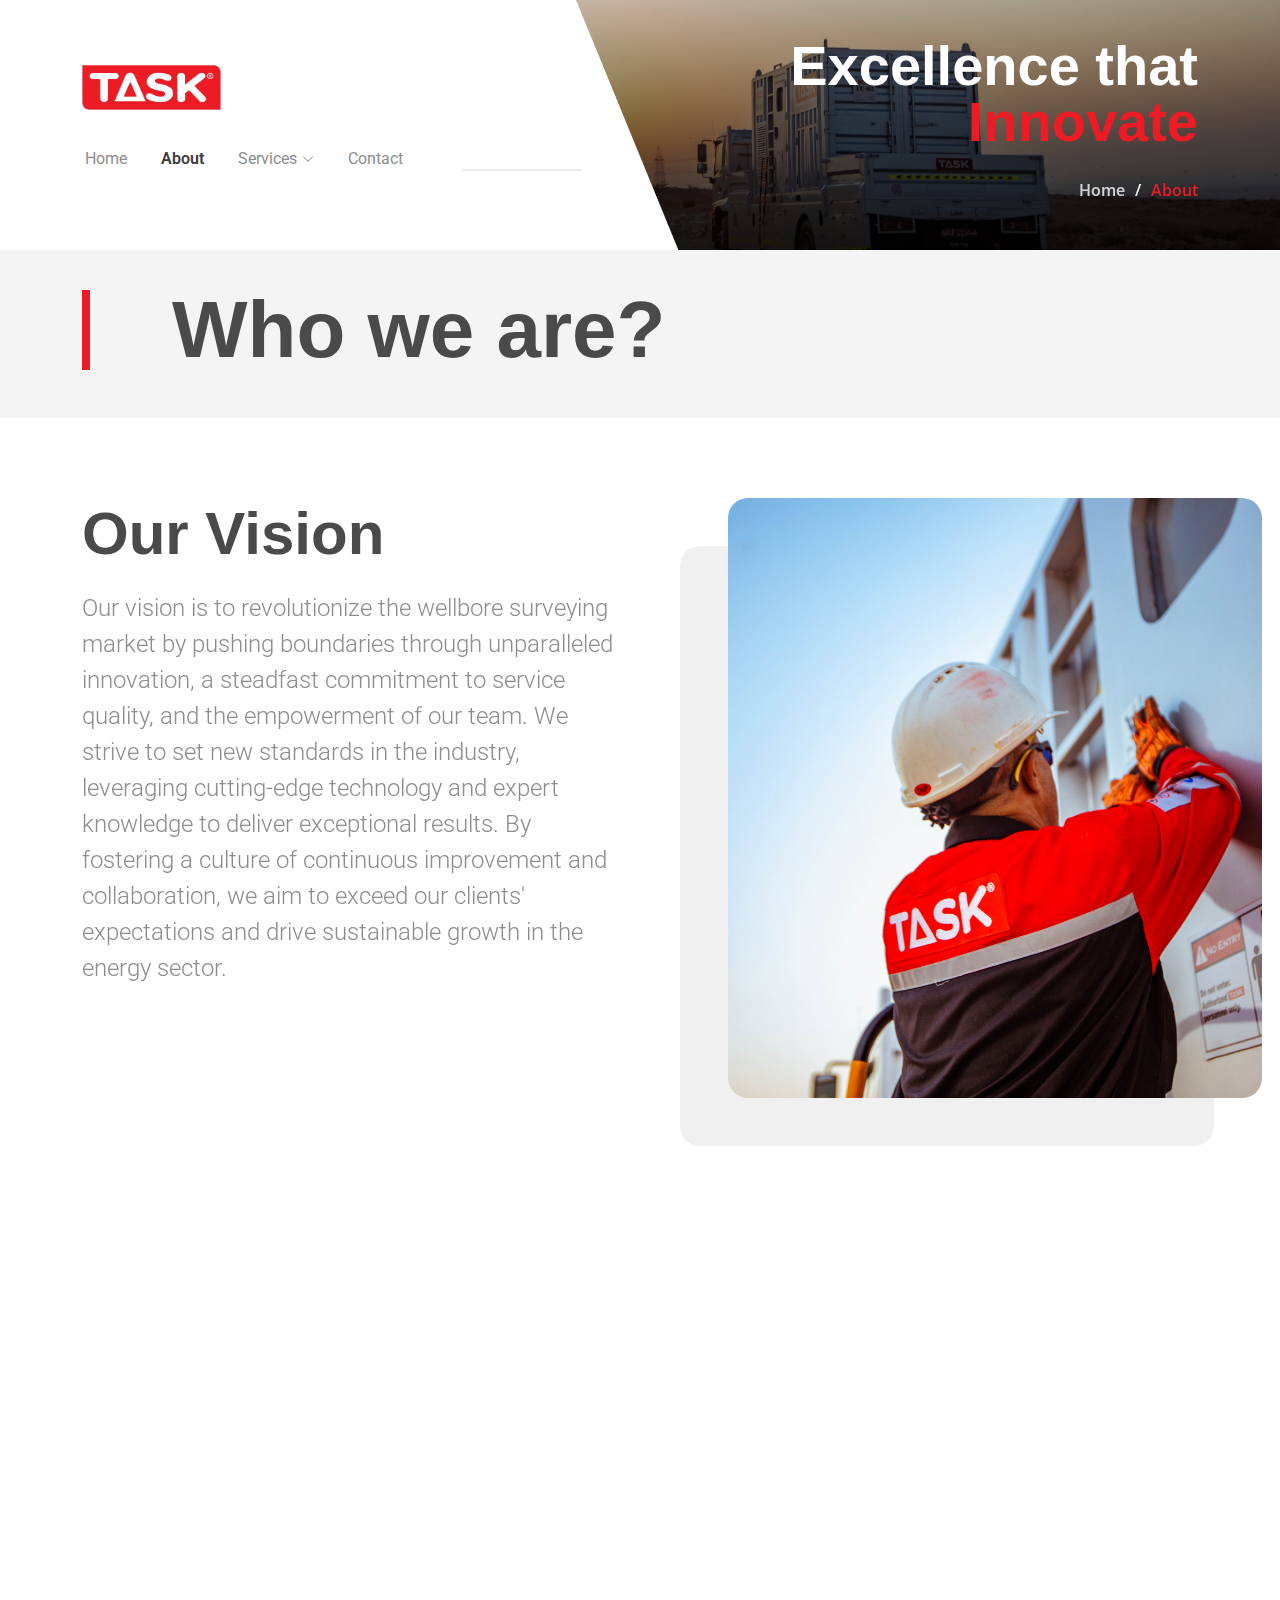
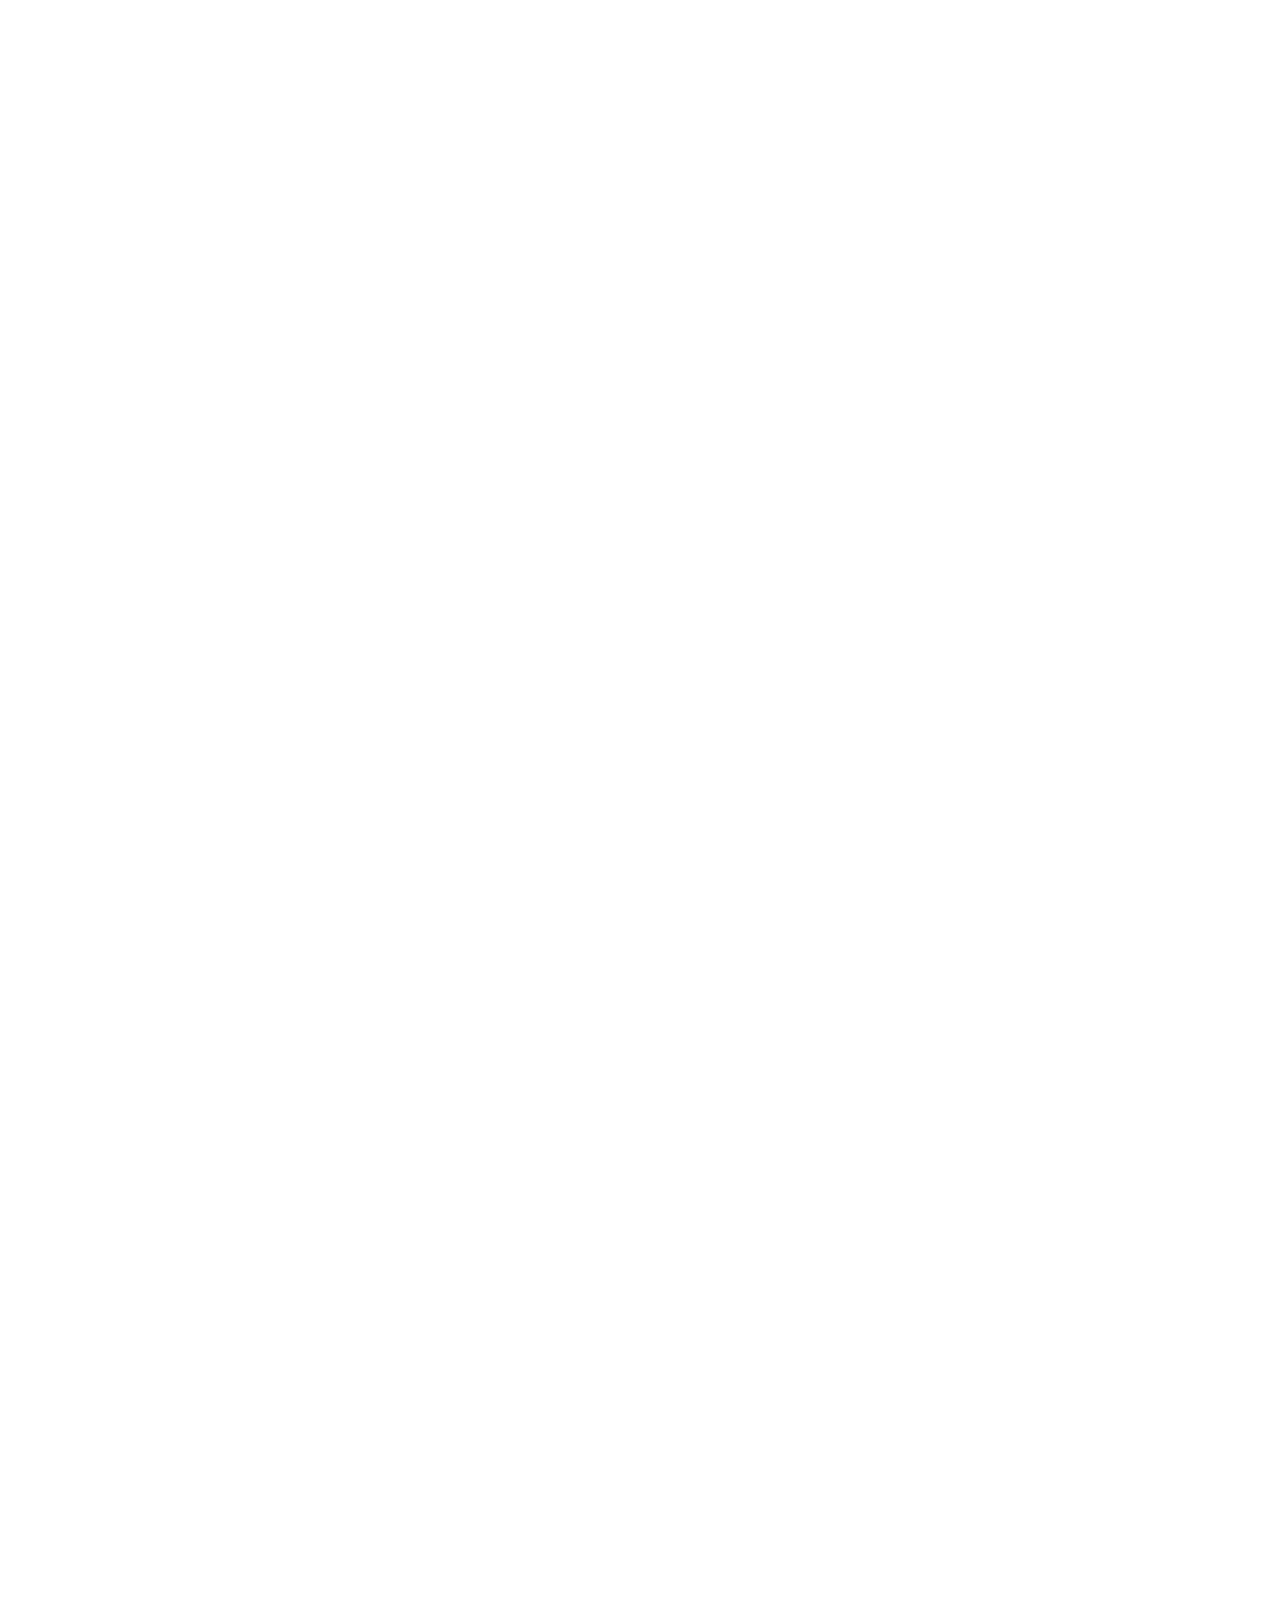
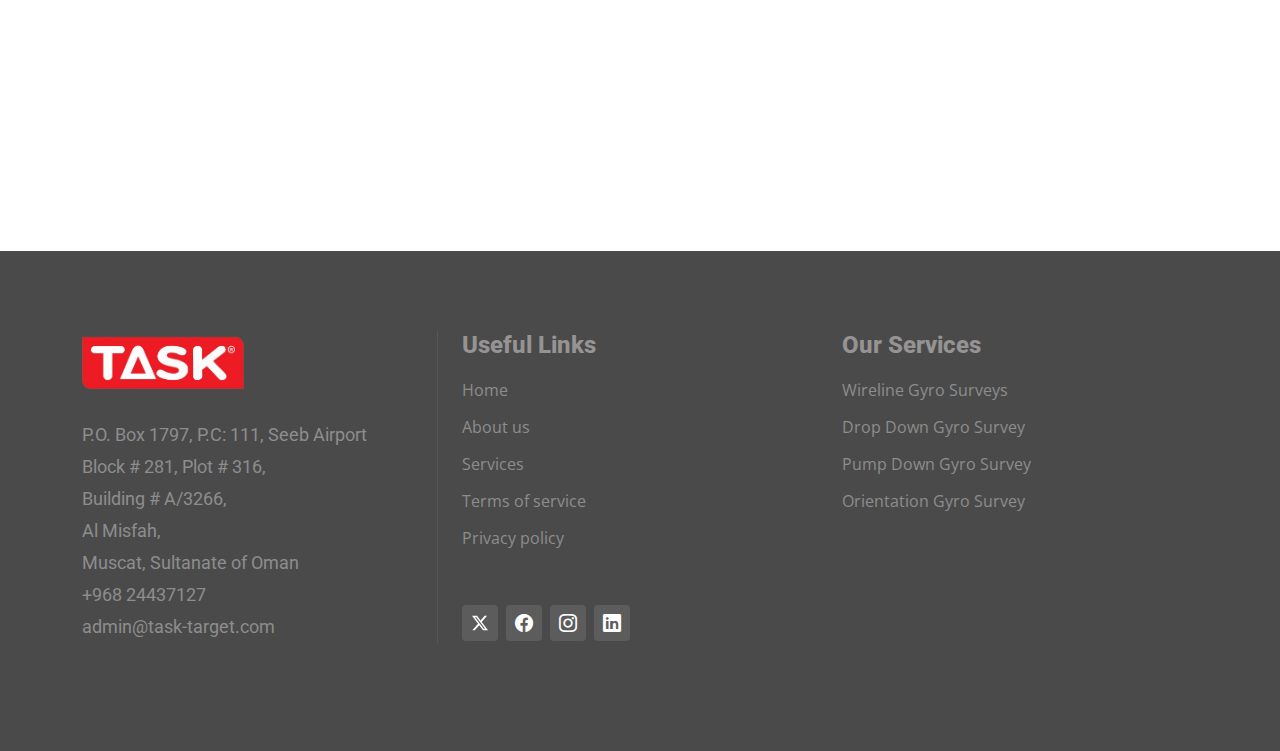
<file: about.html>
<!DOCTYPE html>
<html lang="en">

<head>
  <meta charset="utf-8">
  <meta content="width=device-width, initial-scale=1.0" name="viewport">

  <title>Task - About Us</title>
  <meta content="" name="description">
  <meta content="" name="keywords">

  <!-- Favicons -->
  <link href="assets/img/favicon.png" rel="icon">
  <link href="assets/img/apple-touch-icon.png" rel="apple-touch-icon">

  <!-- Google Fonts -->
  <link rel="preconnect" href="https://fonts.googleapis.com">
  <link rel="preconnect" href="https://fonts.gstatic.com" crossorigin>
  <link
    href="https://fonts.googleapis.com/css2?family=Open+Sans:ital,wght@0,300;0,400;0,500;0,600;0,700;1,300;1,400;1,600;1,700&family=Roboto:ital,wght@0,300;0,400;0,500;0,600;0,700;1,300;1,400;1,500;1,600;1,700&family=Work+Sans:ital,wght@0,300;0,400;0,500;0,600;0,700;1,300;1,400;1,500;1,600;1,700&display=swap"
    rel="stylesheet">

  <!-- Vendor CSS Files -->
  <link href="assets/vendor/bootstrap/css/bootstrap.min.css" rel="stylesheet">
  <link href="assets/vendor/bootstrap-icons/bootstrap-icons.css" rel="stylesheet">
  <link href="assets/vendor/fontawesome-free/css/all.min.css" rel="stylesheet">
  <link href="assets/vendor/aos/aos.css" rel="stylesheet">
  <link href="assets/vendor/glightbox/css/glightbox.min.css" rel="stylesheet">
  <link href="assets/vendor/swiper/swiper-bundle.min.css" rel="stylesheet">

  <!-- Template Main CSS File -->
  <link href="assets/css/main.css" rel="stylesheet">

  <!-- =======================================================
  * Template Name: UpConstruction - v1.3.0
  * Template URL: https://bootstrapmade.com/upconstruction-bootstrap-construction-website-template/
  * Author: BootstrapMade.com
  * License: https://bootstrapmade.com/license/
  ======================================================== -->
</head>

<body>

  <!-- ======= Header ======= -->
  <header id="header" class="headerinner">
    <div class="container-fluid container-xl">
  
      <a href="index.html" class="logo d-flex align-items-center">
        <!-- Uncomment the line below if you also wish to use an image logo -->
        <img src="assets/img/logo.png" alt="logo.png">
        <!-- <h1>UpConstruction<span>.</span></h1> -->
      </a>
  
      <i class="mobile-nav-toggle mobile-nav-show bi bi-list"></i>
      <i class="mobile-nav-toggle mobile-nav-hide d-none bi bi-x"></i>
      <nav id="navbar" class="navbar">
        <ul>
          <li><a href="index.html" >Home</a></li>
          <li><a href="about.html" class="active">About</a></li>
          <li class="dropdown"><a href="services.html"><span>Services</span> <i
                class="bi bi-chevron-down dropdown-indicator"></i></a>
            <ul>
              <li><a href="services/WirelineGyroSurveys.html">Wireline Gyro Surveys</a></li>
              <li><a href="services/DropDownGyroSurveys.html">Drop Down Gyro Survey</a></li>
              <li><a href="services/PumpDownGyroSurveys.html">Pump Down Gyro Surveys</a></li>
              <li><a href="services/OrientationGyroSurvey.html">Orientation Gyro Survey</a></li>
            </ul>
          </li>
          <li><a href="contact.html">Contact</a></li>
        </ul>
      </nav><!-- .navbar -->
  
    </div>
  </header><!-- End Header -->

  <main id="main">

    <!-- ======= Breadcrumbs ======= -->
    <div class="breadcrumbs">
      <div class="container" data-aos="fade">

        <h2>Excellence that<br>
<span>Innovate</span></h2>
        <ol>
          <li><a href="index.html">Home</a></li>
          <li>About</li>
        </ol>

      </div>
    </div><!-- End Breadcrumbs -->
	  
	<div class="container-fluid innerpage-title" data-aos="fade-up">
        <div class="container">
          <div class="section-header">
            <h2>Who we are?</h2>
            
          </div></div></div>
    <section id="about" class="about">
      <div class="container" data-aos="fade-up">

        <div class="row our-vision">
          
            <div class="col-lg-6 col-md-6 col-sm-12" data-aos="fade-right">
              <h3>Our Vision</h3>
                <p> Our vision is to revolutionize the wellbore surveying market by pushing boundaries through unparalleled innovation, a
                  steadfast commitment to service quality, and the empowerment of our team. We strive to set new standards in the
                  industry, leveraging cutting-edge technology and expert knowledge to deliver exceptional results. By fostering a culture
                  of continuous improvement and collaboration, we aim to exceed our clients' expectations and drive sustainable growth in
                  the energy sector. </p>
            </div>
			<div class="col-lg-5 col-md-5 col-sm-12 about-img offset-md-1" style="background-image: url(assets/img/about.jpg);" data-aos="fade-left"></div>
			</div>
		  <div class="row our-mission">
          	<div class="col-lg-5 col-md-5 col-sm-12 mission-img" style="background-image: url(assets/img/about.jpg);" data-aos="fade-right"></div>
            <div class="col-lg-6 col-md-6 col-sm-12 offset-md-1" data-aos="fade-left">
              <h3>Our Mission</h3>
                <dl>
                  <dt>Facilitate Seamless Business Transactions</dt>
                  <dd>We prioritize your needs above our own, earning your trust and loyalty through every project we undertake. By assigning
                    the most suitable crew to each task and adhering to the highest standards of quality, we ensure a smooth and successful
                    business experience for our clients.</dd>
					<dt>Cultivate Exceptional Careers</dt>
                  <dd>We are dedicated to hiring and developing top talent, providing our team with a profound understanding of their
                operational environment. By integrating their expertise with innovative technology, we aim to surpass customer
                expectations. Our commitment is to continually find ways to succeed and drive excellence in all aspects of our work.</dd>
					<dt>Advance Technological Innovation</dt>
                  <dd>We pioneer new technologies to enhance the value we deliver to our customers. In every aspect of our business, we are
                dedicated to discovering innovative solutions that amplify our impact through effective collaboration. Whenever
                possible, we integrate proprietary technology with our partners' capabilities to achieve our customers' goals and drive
                superior outcomes.</dd>
                </dl>
            </div>
			</div>

      </div>
    </section>
    <!-- End About Section -->

    <!-- ======= Our Team Section ======= -->
    <section id="team">
      <div class="container" data-aos="fade-up">

        <div class="section-header">
          <h2 class="team">Meet Our Team</h2>
          <p class="teamtext">Driven by a team of visionaries, we turn challenges into opportunities and excellence into a standard.</p>
        </div>

        <div class="row gy-5">

          <div class="col-lg-4 col-md-4 col-sm-12 member" data-aos="fade-up" data-aos-delay="100">
            <div class="member-img">
              <img src="assets/img/team/Fahmi Al Rashdi.jpeg" class="img-fluid" alt="">
              
            </div>
            <div class="member-info">
              <h4>Fahmi Al Rashdi</h4>
              <span>Chief Executive Officer</span>
            </div>
          </div><!-- End Team Member -->

          <div class="col-lg-4 col-md-4 col-sm-12 member" data-aos="fade-up" data-aos-delay="200">
            <div class="member-img">
              <img src="assets/img/team/Santosh Kumar.jpeg" class="img-fluid" alt="">
              
            </div>
            <div class="member-info">
              <h4>Santosh Kumar</h4>
              <span>Product Manager</span>
            </div>
          </div><!-- End Team Member -->

          <div class="col-lg-4 col-md-6 member" data-aos="fade-up" data-aos-delay="300">
            <div class="member-img">
              <img src="assets/img/team/Tariq Al Harthi.jpeg" class="img-fluid" alt="">
              </div>
            <div class="member-info">
              <h4>Tariq Al Harthi</h4>
              <span>Chief Technology Officer</span>
            </div>
          </div><!-- End Team Member -->

        </div>

      </div>
    </section><!-- End Our Team Section -->

    </main><!-- End #main -->

  <!-- ======= Footer ======= -->
  <footer id="footer" class="footer">
  
    <div class="footer-content position-relative">
      <div class="container">
        <div class="row">
  
          <div class="col-lg-4 col-md-6 col-sm-12">
            <div class="footer-info">
              <img src="./assets/img/logo.png" class="footer-logo" alt="">
              <address>
                P.O. Box 1797, P.C: 111, Seeb Airport <br>
                Block # 281, Plot # 316,<br>
                Building # A/3266, <br>
                Al Misfah,<br>
                Muscat, Sultanate of Oman<br>
                +968 24437127<br>
                admin@task-target.com
              </address>
              
            </div>
          </div><!-- End footer info column-->
  
          <div class="col-lg-4 col-md-4 col-sm-12 footer-links">
            <h4>Useful Links</h4>
            <ul>
              <li><a href="#">Home</a></li>
              <li><a href="about.html">About us</a></li>
              <li><a href="services.html">Services</a></li>
              <li><a href="#">Terms of service</a></li>
              <li><a href="#">Privacy policy</a></li>
            </ul>
			  <div class="social-links d-flex mt-5">
                <a href="#" class="d-flex align-items-center justify-content-center"><svg xmlns="http://www.w3.org/2000/svg" width="16" height="16" fill="currentColor" class="bi bi-twitter-x"
                  viewBox="0 0 16 16">
                  <path
                    d="M12.6.75h2.454l-5.36 6.142L16 15.25h-4.937l-3.867-5.07-4.425 5.07H.316l5.733-6.57L0 .75h5.063l3.495 4.633L12.601.75Zm-.86 13.028h1.36L4.323 2.145H2.865z" />
                </svg></a>
                <a href="#" class="d-flex align-items-center justify-content-center"><i class="bi bi-facebook"></i></a>
                <a href="#" class="d-flex align-items-center justify-content-center"><i class="bi bi-instagram"></i></a>
                <a href="#" class="d-flex align-items-center justify-content-center"><i class="bi bi-linkedin"></i></a>
              </div>
          </div><!-- End footer links column-->
  
          <div class="col-lg-4 col-md-4 col-sm-12 footer-links">
            <h4>Our Services</h4>
            <ul>
              <li><a href="services/WirelineGyroSurveys.html">Wireline Gyro Surveys</a></li>
              <li><a href="services/DropDownGyroSurveys.html">Drop Down Gyro Survey</a></li>
              <li><a href="services/PumpDownGyroSurveys.html">Pump Down Gyro Survey</a></li>
              <li><a href="services/OrientationGyroSurvey.html">Orientation Gyro Survey</a></li>
              <!-- <li><a href="#">Graphic Design</a></li> -->
            </ul>
			  
          </div><!-- End footer links column--> 
        </div>
      </div>
    </div>
  
  </footer>
  <!-- End Footer -->

  <a href="#" class="scroll-top d-flex align-items-center justify-content-center"><i
      class="bi bi-arrow-up-short"></i></a>

  <div id="preloader"></div>

  <!-- Vendor JS Files -->
  <script src="assets/vendor/bootstrap/js/bootstrap.bundle.min.js"></script>
  <script src="assets/vendor/aos/aos.js"></script>
  <script src="assets/vendor/glightbox/js/glightbox.min.js"></script>
  <script src="assets/vendor/isotope-layout/isotope.pkgd.min.js"></script>
  <script src="assets/vendor/swiper/swiper-bundle.min.js"></script>
  <script src="assets/vendor/purecounter/purecounter_vanilla.js"></script>
  <script src="assets/vendor/php-email-form/validate.js"></script>

  <!-- Template Main JS File -->
  <script src="assets/js/main.js"></script>


</body>

</html>
</file>
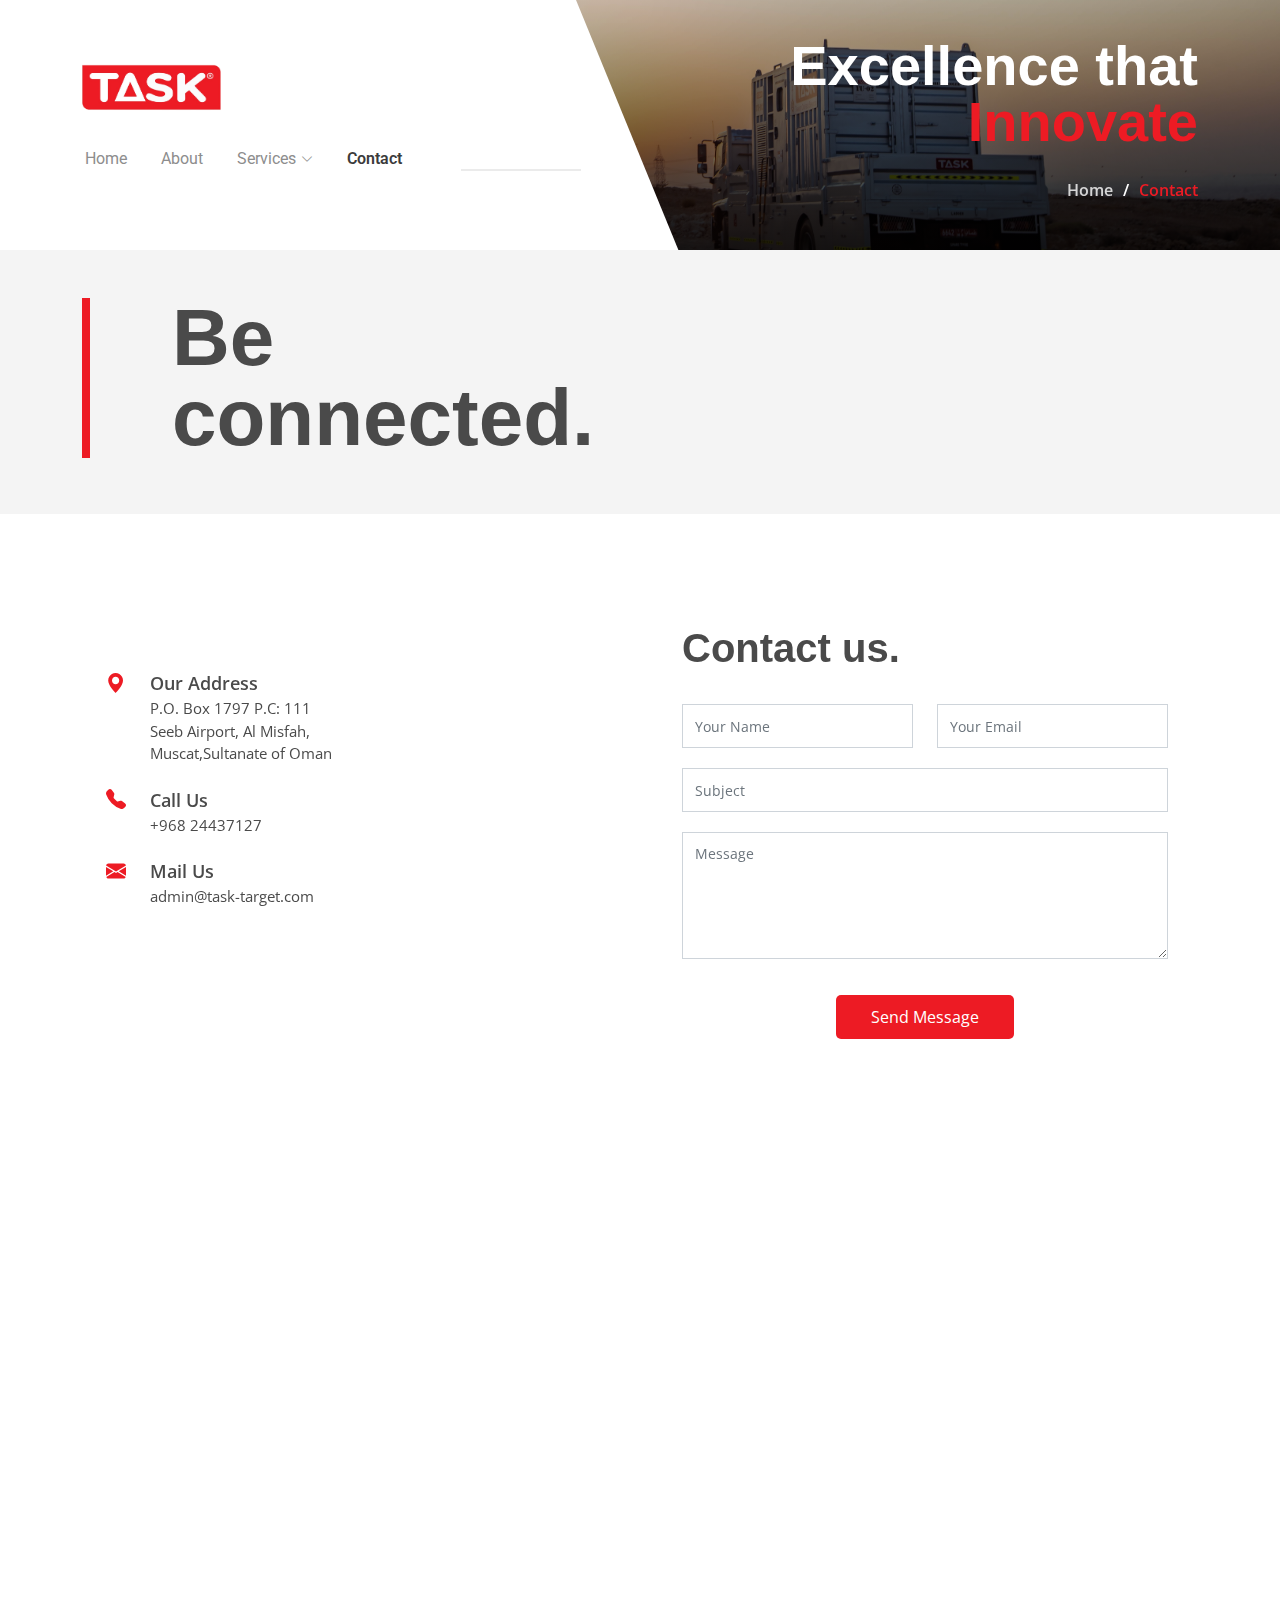
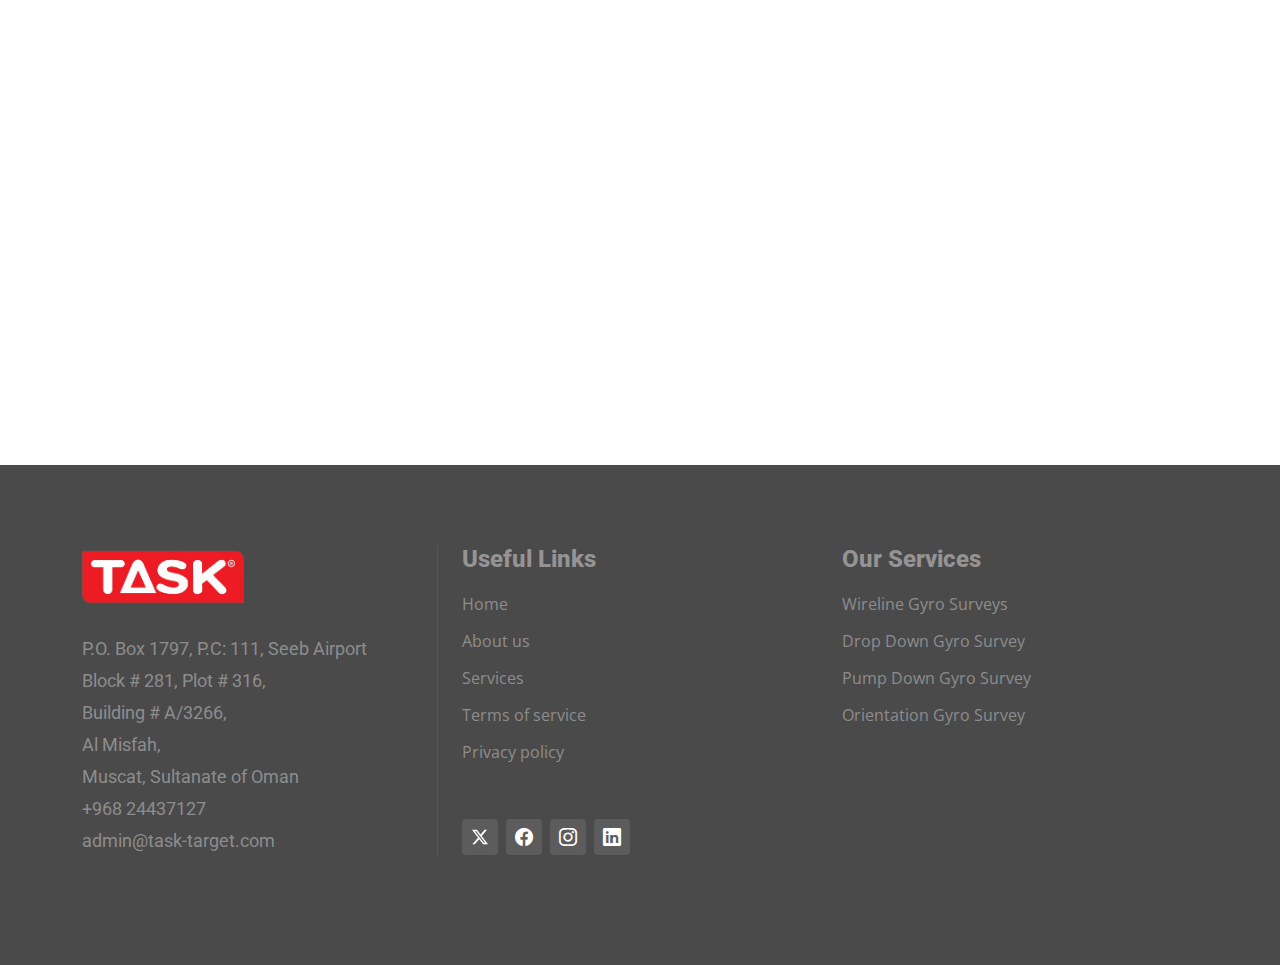
<file: contact.html>
<!DOCTYPE html>
<html lang="en">

<head>
  <meta charset="utf-8">
  <meta content="width=device-width, initial-scale=1.0" name="viewport">

  <title>Task - Contact Us</title>
  <meta content="" name="description">
  <meta content="" name="keywords">

  <!-- Favicons -->
  <link href="assets/img/favicon.png" rel="icon">
  <link href="assets/img/apple-touch-icon.png" rel="apple-touch-icon">

  <!-- Google Fonts -->
  <link rel="preconnect" href="https://fonts.googleapis.com">
  <link rel="preconnect" href="https://fonts.gstatic.com" crossorigin>
  <link
    href="https://fonts.googleapis.com/css2?family=Open+Sans:ital,wght@0,300;0,400;0,500;0,600;0,700;1,300;1,400;1,600;1,700&family=Roboto:ital,wght@0,300;0,400;0,500;0,600;0,700;1,300;1,400;1,500;1,600;1,700&family=Work+Sans:ital,wght@0,300;0,400;0,500;0,600;0,700;1,300;1,400;1,500;1,600;1,700&display=swap"
    rel="stylesheet">

  <!-- Vendor CSS Files -->
  <link href="assets/vendor/bootstrap/css/bootstrap.min.css" rel="stylesheet">
  <link href="assets/vendor/bootstrap-icons/bootstrap-icons.css" rel="stylesheet">
  <link href="assets/vendor/fontawesome-free/css/all.min.css" rel="stylesheet">
  <link href="assets/vendor/aos/aos.css" rel="stylesheet">
  <link href="assets/vendor/glightbox/css/glightbox.min.css" rel="stylesheet">
  <link href="assets/vendor/swiper/swiper-bundle.min.css" rel="stylesheet">

  <!-- Template Main CSS File -->
  <link href="assets/css/main.css" rel="stylesheet">

  <!-- =======================================================
  * Template Name: UpConstruction - v1.3.0
  * Template URL: https://bootstrapmade.com/upconstruction-bootstrap-construction-website-template/
  * Author: BootstrapMade.com
  * License: https://bootstrapmade.com/license/
  ======================================================== -->
</head>

<body>

  <!-- ======= Header ======= -->
  <header id="header" class="headerinner d-flex align-items-start">
    <div class="container-fluid container-xl">
  
      <a href="index.html" class="logo d-flex align-items-center">
        <!-- Uncomment the line below if you also wish to use an image logo -->
        <img src="assets/img/logo.png" alt="logo.png">
        <!-- <h1>UpConstruction<span>.</span></h1> -->
      </a>
  
      <i class="mobile-nav-toggle mobile-nav-show bi bi-list"></i>
      <i class="mobile-nav-toggle mobile-nav-hide d-none bi bi-x"></i>
      <nav id="navbar" class="navbar">
        <ul>
          <li><a href="index.html" >Home</a></li>
          <li><a href="about.html">About</a></li>
          <li class="dropdown"><a href="services.html"><span>Services</span> <i
                class="bi bi-chevron-down dropdown-indicator"></i></a>
            <ul>
              <li><a href="services/WirelineGyroSurveys.html">Wireline Gyro Surveys</a></li>
              <li><a href="services/DropDownGyroSurveys.html">Drop Down Gyro Survey</a></li>
              <li><a href="services/PumpDownGyroSurveys.html">Pump Down Gyro Surveys</a></li>
              <li><a href="services/OrientationGyroSurvey.html">Orientation Gyro Survey</a></li>
            </ul>
          </li>
          <li><a href="contact.html" class="active">Contact</a></li>
        </ul>
      </nav><!-- .navbar -->
  
    </div>
  </header><!-- End Header -->

  <main id="main">

    <!-- ======= Breadcrumbs ======= -->
    <div class="breadcrumbs">
      <div class="container" data-aos="fade">

        <h2>Excellence that<br>
<span>Innovate</span></h2>
        <ol>
          <li><a href="index.html">Home</a></li>
          <li>Contact</li>
        </ol>

      </div>
    </div><!-- End Breadcrumbs -->
	  
	  <div class="container-fluid py-5 innerpage-title" data-aos="fade-up">
        <div class="container">
          <div class="section-header">
            <h2>Be<br>
			connected.</h2>
            
          </div></div></div>

    <!-- ======= Contact Section ======= -->
    <section id="contact" class="contact">
      <div class="container" data-aos="fade-up" data-aos-delay="100">

        <div class="row gy-4">
          <div class="col-lg-6 service-details">
			  <ul>
              <li><i class="bi bi-geo-alt-fill"></i> <span><span class="boldline">Our Address</span>
                <div class="subline">P.O. Box 1797 P.C: 111<br>
                Seeb Airport, Al Misfah,<br>
                Muscat,Sultanate of Oman</div>
                </span></li>
              <li><i class="bi bi-telephone-fill"></i> <span><span class="boldline">Call Us</span>
                <div class="subline">+968 24437127</div>
                </span></li>
              <li><i class="bi bi-envelope-fill"></i> <span><span class="boldline">Mail Us</span>
                <div class="subline">admin@task-target.com</div>
                </span></li>
            </ul>
            </div>
			
			<div class="col-lg-6 formitem">
            <form action="forms/contact.php" method="post" role="form" class="php-email-form">
              <div class="row gy-4">
				  <h2>Contact us.</h2>
                <div class="col-lg-6 form-group">
                  <input type="text" name="name" class="form-control" id="name" placeholder="Your Name" required>
                </div>
                <div class="col-lg-6 form-group">
                  <input type="email" class="form-control" name="email" id="email" placeholder="Your Email" required>
                </div>
              </div>
              <div class="form-group">
                <input type="text" class="form-control" name="subject" id="subject" placeholder="Subject" required>
              </div>
              <div class="form-group">
                <textarea class="form-control" name="message" rows="5" placeholder="Message" required></textarea>
              </div>
              <div class="my-3">
                <div class="loading">Loading</div>
                <div class="error-message"></div>
                <div class="sent-message">Your message has been sent. Thank you!</div>
              </div>
              <div class="text-center"><button type="submit">Send Message</button></div>
            </form>
          </div><!-- End Contact Form -->

          

        
        

      </div>
      </div>
    </section><!-- End Contact Section -->
<section id="map">
	  <iframe
              src="https://www.google.com/maps/embed?pb=!1m14!1m8!1m3!1d14636.986871141931!2d58.2643639!3d23.4876214!3m2!1i1024!2i768!4f13.1!3m3!1m2!1s0x3e8e053b7cb8ffed%3A0x848bbae795887c82!2sTASK%20Energy%20Services!5e0!3m2!1sen!2sin!4v1722961813226!5m2!1sen!2sin"
              frameborder="0" style="border:0; width: 100%; height: 750px;" allowfullscreen></iframe>
	  </section>
  </main><!-- End #main -->

  <!-- ======= Footer ======= -->
  <footer id="footer" class="footer">
  
    <div class="footer-content position-relative">
      <div class="container">
        <div class="row">
  
          <div class="col-lg-4 col-md-6">
            <div class="footer-info">
              <img src="./assets/img/logo.png" class="footer-logo" alt="">
              <address>
                P.O. Box 1797, P.C: 111, Seeb Airport <br>
                Block # 281, Plot # 316,<br>
                Building # A/3266, <br>
                Al Misfah,<br>
                Muscat, Sultanate of Oman<br>
                +968 24437127<br>
                admin@task-target.com
              </address>
              
            </div>
          </div><!-- End footer info column-->
  
          <div class="col-lg-4 col-md-4 footer-links">
            <h4>Useful Links</h4>
            <ul>
              <li><a href="#">Home</a></li>
              <li><a href="about.html">About us</a></li>
              <li><a href="services.html">Services</a></li>
              <li><a href="#">Terms of service</a></li>
              <li><a href="#">Privacy policy</a></li>
            </ul>
			  <div class="social-links d-flex mt-5">
                <a href="#" class="d-flex align-items-center justify-content-center"><svg xmlns="http://www.w3.org/2000/svg" width="16" height="16" fill="currentColor" class="bi bi-twitter-x"
                  viewBox="0 0 16 16">
                  <path
                    d="M12.6.75h2.454l-5.36 6.142L16 15.25h-4.937l-3.867-5.07-4.425 5.07H.316l5.733-6.57L0 .75h5.063l3.495 4.633L12.601.75Zm-.86 13.028h1.36L4.323 2.145H2.865z" />
                </svg></a>
                <a href="#" class="d-flex align-items-center justify-content-center"><i class="bi bi-facebook"></i></a>
                <a href="#" class="d-flex align-items-center justify-content-center"><i class="bi bi-instagram"></i></a>
                <a href="#" class="d-flex align-items-center justify-content-center"><i class="bi bi-linkedin"></i></a>
              </div>
          </div><!-- End footer links column-->
  
          <div class="col-lg-4 col-md-4 footer-links">
            <h4>Our Services</h4>
            <ul>
              <li><a href="services/WirelineGyroSurveys.html">Wireline Gyro Surveys</a></li>
              <li><a href="services/DropDownGyroSurveys.html">Drop Down Gyro Survey</a></li>
              <li><a href="services/PumpDownGyroSurveys.html">Pump Down Gyro Survey</a></li>
              <li><a href="services/OrientationGyroSurvey.html">Orientation Gyro Survey</a></li>
              <!-- <li><a href="#">Graphic Design</a></li> -->
            </ul>
			  
          </div><!-- End footer links column--> 
        </div>
      </div>
    </div>
  
  </footer>
  <!-- End Footer -->

  <a href="#" class="scroll-top d-flex align-items-center justify-content-center"><i
      class="bi bi-arrow-up-short"></i></a>

  <div id="preloader"></div>

  <!-- Vendor JS Files -->
  <script src="assets/vendor/bootstrap/js/bootstrap.bundle.min.js"></script>
  <script src="assets/vendor/aos/aos.js"></script>
  <script src="assets/vendor/glightbox/js/glightbox.min.js"></script>
  <script src="assets/vendor/isotope-layout/isotope.pkgd.min.js"></script>
  <script src="assets/vendor/swiper/swiper-bundle.min.js"></script>
  <script src="assets/vendor/purecounter/purecounter_vanilla.js"></script>
  <script src="assets/vendor/php-email-form/validate.js"></script>

  <!-- Template Main JS File -->
  <script src="assets/js/main.js"></script>

</body>

</html>
</file>
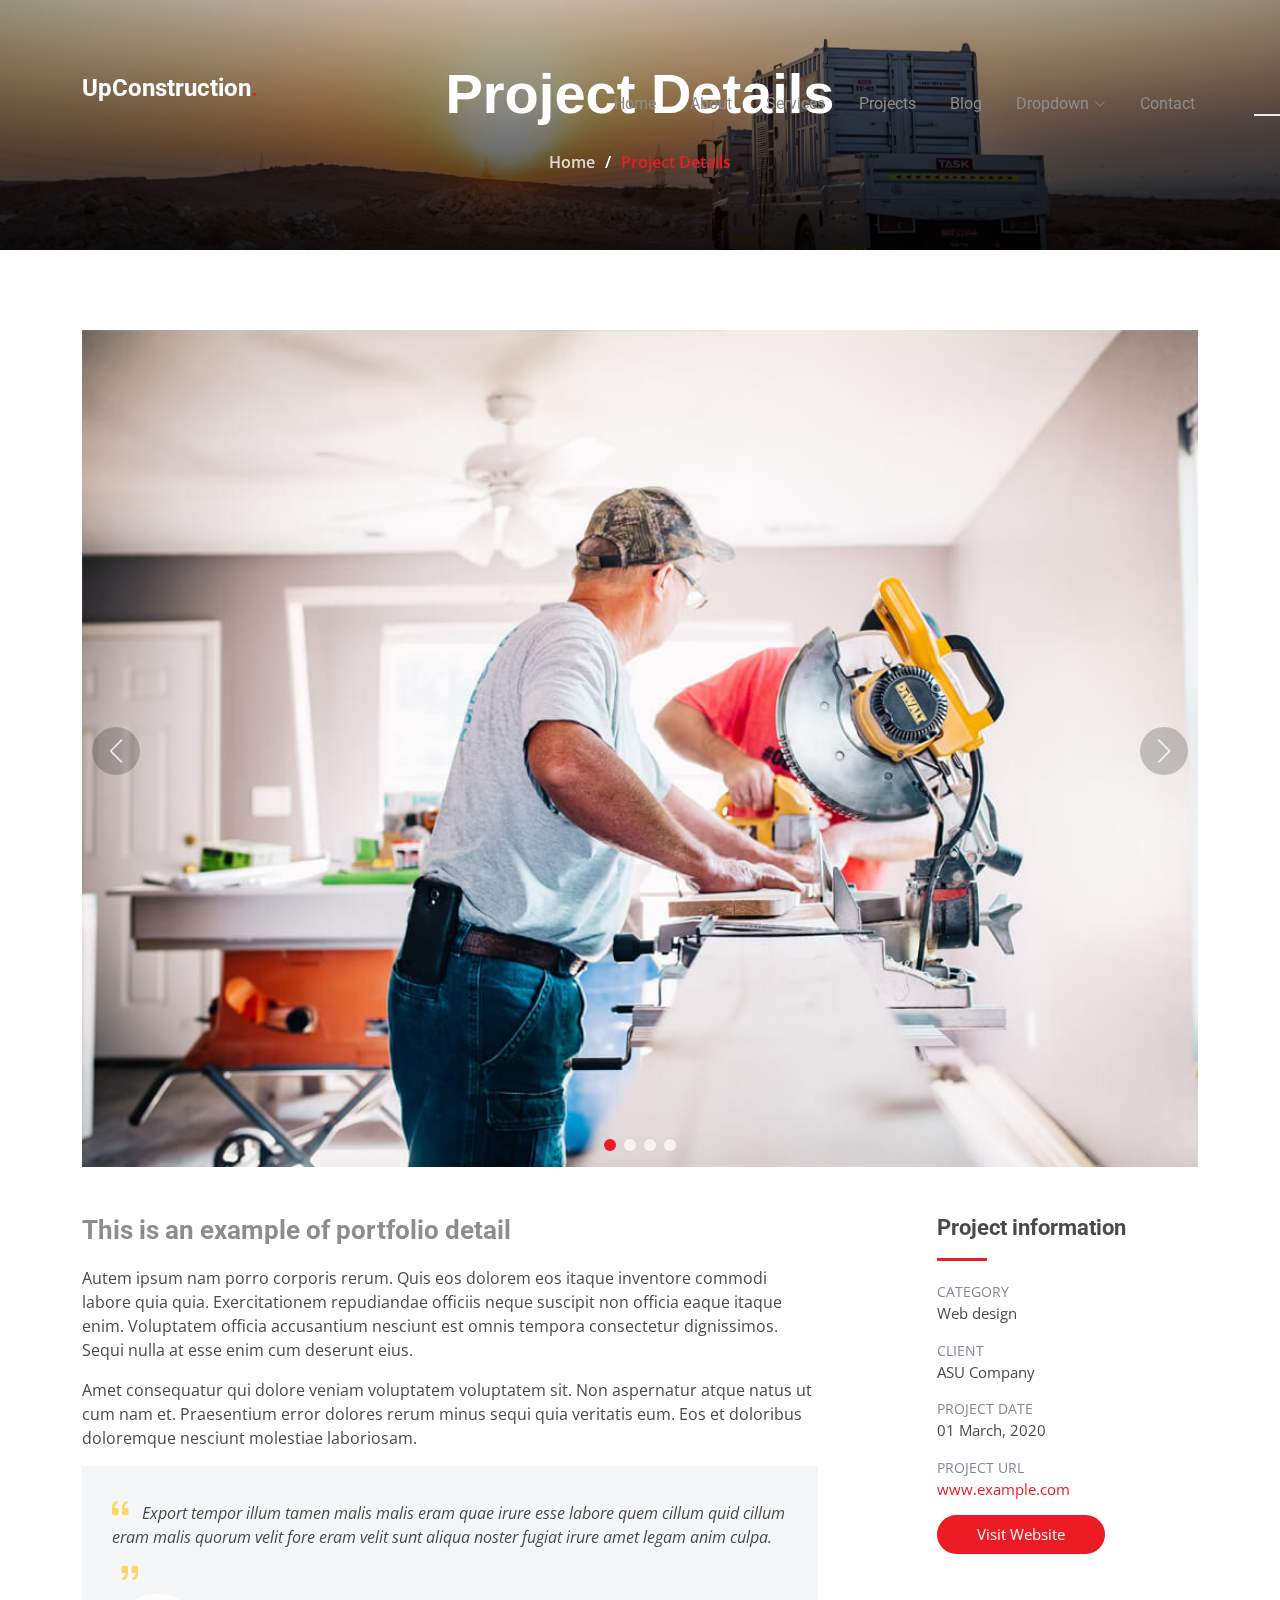
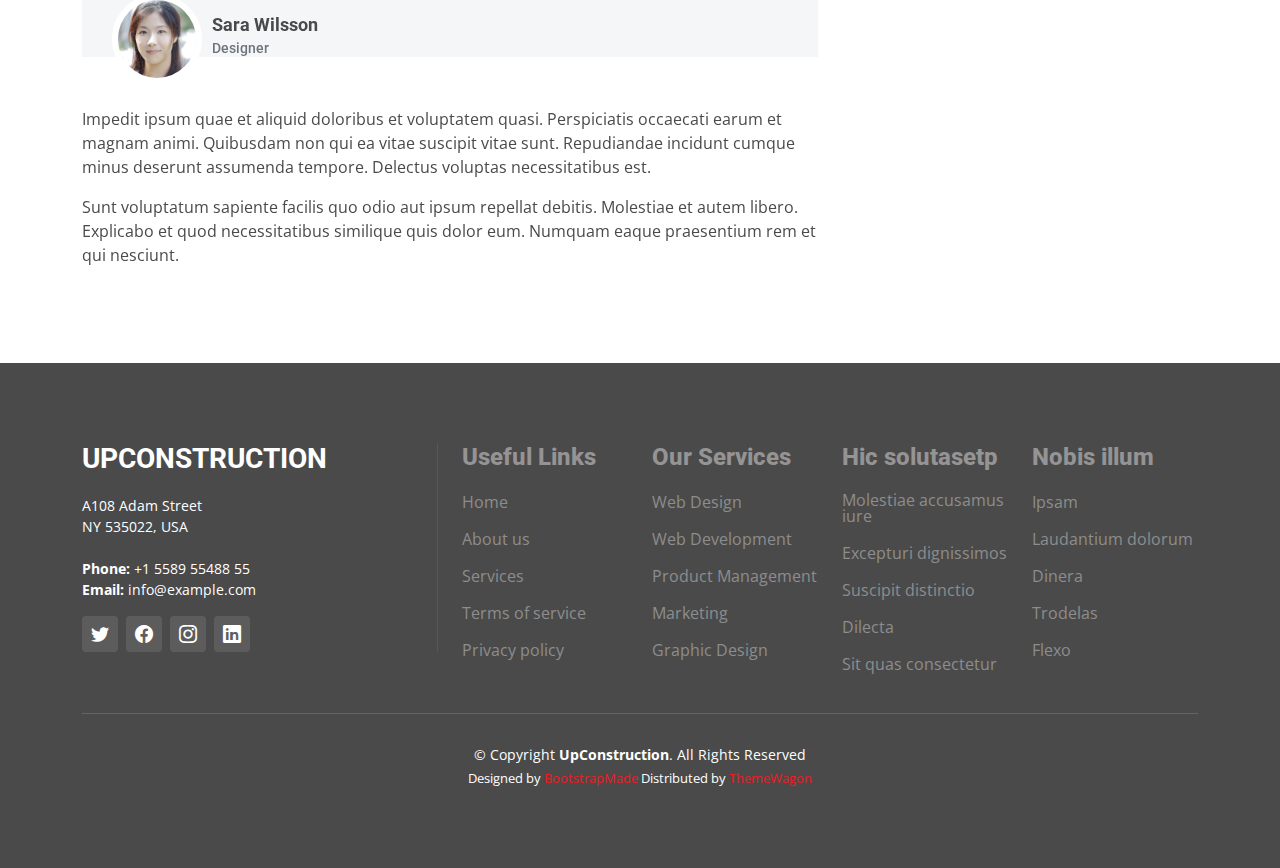
<file: project-details.html>
<!DOCTYPE html>
<html lang="en">

<head>
  <meta charset="utf-8">
  <meta content="width=device-width, initial-scale=1.0" name="viewport">

  <title>UpConstruction Bootstrap Template - Project Details</title>
  <meta content="" name="description">
  <meta content="" name="keywords">

  <!-- Favicons -->
  <link href="assets/img/favicon.png" rel="icon">
  <link href="assets/img/apple-touch-icon.png" rel="apple-touch-icon">

  <!-- Google Fonts -->
  <link rel="preconnect" href="https://fonts.googleapis.com">
  <link rel="preconnect" href="https://fonts.gstatic.com" crossorigin>
  <link
    href="https://fonts.googleapis.com/css2?family=Open+Sans:ital,wght@0,300;0,400;0,500;0,600;0,700;1,300;1,400;1,600;1,700&family=Roboto:ital,wght@0,300;0,400;0,500;0,600;0,700;1,300;1,400;1,500;1,600;1,700&family=Work+Sans:ital,wght@0,300;0,400;0,500;0,600;0,700;1,300;1,400;1,500;1,600;1,700&display=swap"
    rel="stylesheet">

  <!-- Vendor CSS Files -->
  <link href="assets/vendor/bootstrap/css/bootstrap.min.css" rel="stylesheet">
  <link href="assets/vendor/bootstrap-icons/bootstrap-icons.css" rel="stylesheet">
  <link href="assets/vendor/fontawesome-free/css/all.min.css" rel="stylesheet">
  <link href="assets/vendor/aos/aos.css" rel="stylesheet">
  <link href="assets/vendor/glightbox/css/glightbox.min.css" rel="stylesheet">
  <link href="assets/vendor/swiper/swiper-bundle.min.css" rel="stylesheet">

  <!-- Template Main CSS File -->
  <link href="assets/css/main.css" rel="stylesheet">

  <!-- =======================================================
  * Template Name: UpConstruction - v1.3.0
  * Template URL: https://bootstrapmade.com/upconstruction-bootstrap-construction-website-template/
  * Author: BootstrapMade.com
  * License: https://bootstrapmade.com/license/
  ======================================================== -->
</head>

<body>

  <!-- ======= Header ======= -->
  <header id="header" class="header d-flex align-items-center">
    <div class="container-fluid container-xl d-flex align-items-center justify-content-between">

      <a href="index.html" class="logo d-flex align-items-center">
        <!-- Uncomment the line below if you also wish to use an image logo -->
        <!-- <img src="assets/img/logo.png" alt=""> -->
        <h1>UpConstruction<span>.</span></h1>
      </a>

      <i class="mobile-nav-toggle mobile-nav-show bi bi-list"></i>
      <i class="mobile-nav-toggle mobile-nav-hide d-none bi bi-x"></i>
      <nav id="navbar" class="navbar">
        <ul>
          <li><a href="index.html">Home</a></li>
          <li><a href="about.html">About</a></li>
          <li><a href="services.html">Services</a></li>
          <li><a href="projects.html">Projects</a></li>
          <li><a href="blog.html">Blog</a></li>
          <li class="dropdown"><a href="#"><span>Dropdown</span> <i
                class="bi bi-chevron-down dropdown-indicator"></i></a>
            <ul>
              <li><a href="#">Dropdown 1</a></li>
              <li class="dropdown"><a href="#"><span>Deep Dropdown</span> <i
                    class="bi bi-chevron-down dropdown-indicator"></i></a>
                <ul>
                  <li><a href="#">Deep Dropdown 1</a></li>
                  <li><a href="#">Deep Dropdown 2</a></li>
                  <li><a href="#">Deep Dropdown 3</a></li>
                  <li><a href="#">Deep Dropdown 4</a></li>
                  <li><a href="#">Deep Dropdown 5</a></li>
                </ul>
              </li>
              <li><a href="#">Dropdown 2</a></li>
              <li><a href="#">Dropdown 3</a></li>
              <li><a href="#">Dropdown 4</a></li>
            </ul>
          </li>
          <li><a href="contact.html">Contact</a></li>
        </ul>
      </nav><!-- .navbar -->

    </div>
  </header><!-- End Header -->

  <main id="main">

    <!-- ======= Breadcrumbs ======= -->
    <div class="breadcrumbs d-flex align-items-center" style="background-image: url('assets/img/breadcrumbs-bg.jpg');">
      <div class="container position-relative d-flex flex-column align-items-center" data-aos="fade">

        <h2>Project Details</h2>
        <ol>
          <li><a href="index.html">Home</a></li>
          <li>Project Details</li>
        </ol>

      </div>
    </div><!-- End Breadcrumbs -->

    <!-- ======= Projet Details Section ======= -->
    <section id="project-details" class="project-details">
      <div class="container" data-aos="fade-up" data-aos-delay="100">

        <div class="position-relative h-100">
          <div class="slides-1 portfolio-details-slider swiper">
            <div class="swiper-wrapper align-items-center">

              <div class="swiper-slide">
                <img src="assets/img/projects/remodeling-1.jpg" alt="">
              </div>

              <div class="swiper-slide">
                <img src="assets/img/projects/construction-1.jpg" alt="">
              </div>

              <div class="swiper-slide">
                <img src="assets/img/projects/design-1.jpg" alt="">
              </div>

              <div class="swiper-slide">
                <img src="assets/img/projects/repairs-1.jpg" alt="">
              </div>

            </div>
            <div class="swiper-pagination"></div>
          </div>
          <div class="swiper-button-prev"></div>
          <div class="swiper-button-next"></div>

        </div>

        <div class="row justify-content-between gy-4 mt-4">

          <div class="col-lg-8">
            <div class="portfolio-description">
              <h2>This is an example of portfolio detail</h2>
              <p>
                Autem ipsum nam porro corporis rerum. Quis eos dolorem eos itaque inventore commodi labore quia quia.
                Exercitationem repudiandae officiis neque suscipit non officia eaque itaque enim. Voluptatem officia
                accusantium nesciunt est omnis tempora consectetur dignissimos. Sequi nulla at esse enim cum deserunt
                eius.
              </p>
              <p>
                Amet consequatur qui dolore veniam voluptatem voluptatem sit. Non aspernatur atque natus ut cum nam et.
                Praesentium error dolores rerum minus sequi quia veritatis eum. Eos et doloribus doloremque nesciunt
                molestiae laboriosam.
              </p>

              <div class="testimonial-item">
                <p>
                  <i class="bi bi-quote quote-icon-left"></i>
                  Export tempor illum tamen malis malis eram quae irure esse labore quem cillum quid cillum eram malis
                  quorum velit fore eram velit sunt aliqua noster fugiat irure amet legam anim culpa.
                  <i class="bi bi-quote quote-icon-right"></i>
                </p>
                <div>
                  <img src="assets/img/testimonials/testimonials-2.jpg" class="testimonial-img" alt="">
                  <h3>Sara Wilsson</h3>
                  <h4>Designer</h4>
                </div>
              </div>

              <p>
                Impedit ipsum quae et aliquid doloribus et voluptatem quasi. Perspiciatis occaecati earum et magnam
                animi. Quibusdam non qui ea vitae suscipit vitae sunt. Repudiandae incidunt cumque minus deserunt
                assumenda tempore. Delectus voluptas necessitatibus est.

              <p>
                Sunt voluptatum sapiente facilis quo odio aut ipsum repellat debitis. Molestiae et autem libero.
                Explicabo et quod necessitatibus similique quis dolor eum. Numquam eaque praesentium rem et qui
                nesciunt.
              </p>

            </div>
          </div>

          <div class="col-lg-3">
            <div class="portfolio-info">
              <h3>Project information</h3>
              <ul>
                <li><strong>Category</strong> <span>Web design</span></li>
                <li><strong>Client</strong> <span>ASU Company</span></li>
                <li><strong>Project date</strong> <span>01 March, 2020</span></li>
                <li><strong>Project URL</strong> <a href="#">www.example.com</a></li>
                <li><a href="#" class="btn-visit align-self-start">Visit Website</a></li>
              </ul>
            </div>
          </div>

        </div>

      </div>
    </section><!-- End Projet Details Section -->

  </main><!-- End #main -->

  <!-- ======= Footer ======= -->
  <footer id="footer" class="footer">

    <div class="footer-content position-relative">
      <div class="container">
        <div class="row">

          <div class="col-lg-4 col-md-6">
            <div class="footer-info">
              <h3>UpConstruction</h3>
              <p>
                A108 Adam Street <br>
                NY 535022, USA<br><br>
                <strong>Phone:</strong> +1 5589 55488 55<br>
                <strong>Email:</strong> info@example.com<br>
              </p>
              <div class="social-links d-flex mt-3">
                <a href="#" class="d-flex align-items-center justify-content-center"><i class="bi bi-twitter"></i></a>
                <a href="#" class="d-flex align-items-center justify-content-center"><i class="bi bi-facebook"></i></a>
                <a href="#" class="d-flex align-items-center justify-content-center"><i class="bi bi-instagram"></i></a>
                <a href="#" class="d-flex align-items-center justify-content-center"><i class="bi bi-linkedin"></i></a>
              </div>
            </div>
          </div><!-- End footer info column-->

          <div class="col-lg-2 col-md-3 footer-links">
            <h4>Useful Links</h4>
            <ul>
              <li><a href="#">Home</a></li>
              <li><a href="#">About us</a></li>
              <li><a href="#">Services</a></li>
              <li><a href="#">Terms of service</a></li>
              <li><a href="#">Privacy policy</a></li>
            </ul>
          </div><!-- End footer links column-->

          <div class="col-lg-2 col-md-3 footer-links">
            <h4>Our Services</h4>
            <ul>
              <li><a href="#">Web Design</a></li>
              <li><a href="#">Web Development</a></li>
              <li><a href="#">Product Management</a></li>
              <li><a href="#">Marketing</a></li>
              <li><a href="#">Graphic Design</a></li>
            </ul>
          </div><!-- End footer links column-->

          <div class="col-lg-2 col-md-3 footer-links">
            <h4>Hic solutasetp</h4>
            <ul>
              <li><a href="#">Molestiae accusamus iure</a></li>
              <li><a href="#">Excepturi dignissimos</a></li>
              <li><a href="#">Suscipit distinctio</a></li>
              <li><a href="#">Dilecta</a></li>
              <li><a href="#">Sit quas consectetur</a></li>
            </ul>
          </div><!-- End footer links column-->

          <div class="col-lg-2 col-md-3 footer-links">
            <h4>Nobis illum</h4>
            <ul>
              <li><a href="#">Ipsam</a></li>
              <li><a href="#">Laudantium dolorum</a></li>
              <li><a href="#">Dinera</a></li>
              <li><a href="#">Trodelas</a></li>
              <li><a href="#">Flexo</a></li>
            </ul>
          </div><!-- End footer links column-->

        </div>
      </div>
    </div>

    <div class="footer-legal text-center position-relative">
      <div class="container">
        <div class="copyright">
          &copy; Copyright <strong><span>UpConstruction</span></strong>. All Rights Reserved
        </div>
        <div class="credits">
          <!-- All the links in the footer should remain intact. -->
          <!-- You can delete the links only if you purchased the pro version. -->
          <!-- Licensing information: https://bootstrapmade.com/license/ -->
          <!-- Purchase the pro version with working PHP/AJAX contact form: https://bootstrapmade.com/upconstruction-bootstrap-construction-website-template/ -->
          Designed by <a href="https://bootstrapmade.com/">BootstrapMade</a> Distributed by <a
            href="https://themewagon.com">ThemeWagon</a>
        </div>
      </div>
    </div>

  </footer>
  <!-- End Footer -->

  <a href="#" class="scroll-top d-flex align-items-center justify-content-center"><i
      class="bi bi-arrow-up-short"></i></a>

  <div id="preloader"></div>

  <!-- Vendor JS Files -->
  <script src="assets/vendor/bootstrap/js/bootstrap.bundle.min.js"></script>
  <script src="assets/vendor/aos/aos.js"></script>
  <script src="assets/vendor/glightbox/js/glightbox.min.js"></script>
  <script src="assets/vendor/isotope-layout/isotope.pkgd.min.js"></script>
  <script src="assets/vendor/swiper/swiper-bundle.min.js"></script>
  <script src="assets/vendor/purecounter/purecounter_vanilla.js"></script>
  <script src="assets/vendor/php-email-form/validate.js"></script>

  <!-- Template Main JS File -->
  <script src="assets/js/main.js"></script>

</body>

</html>
</file>
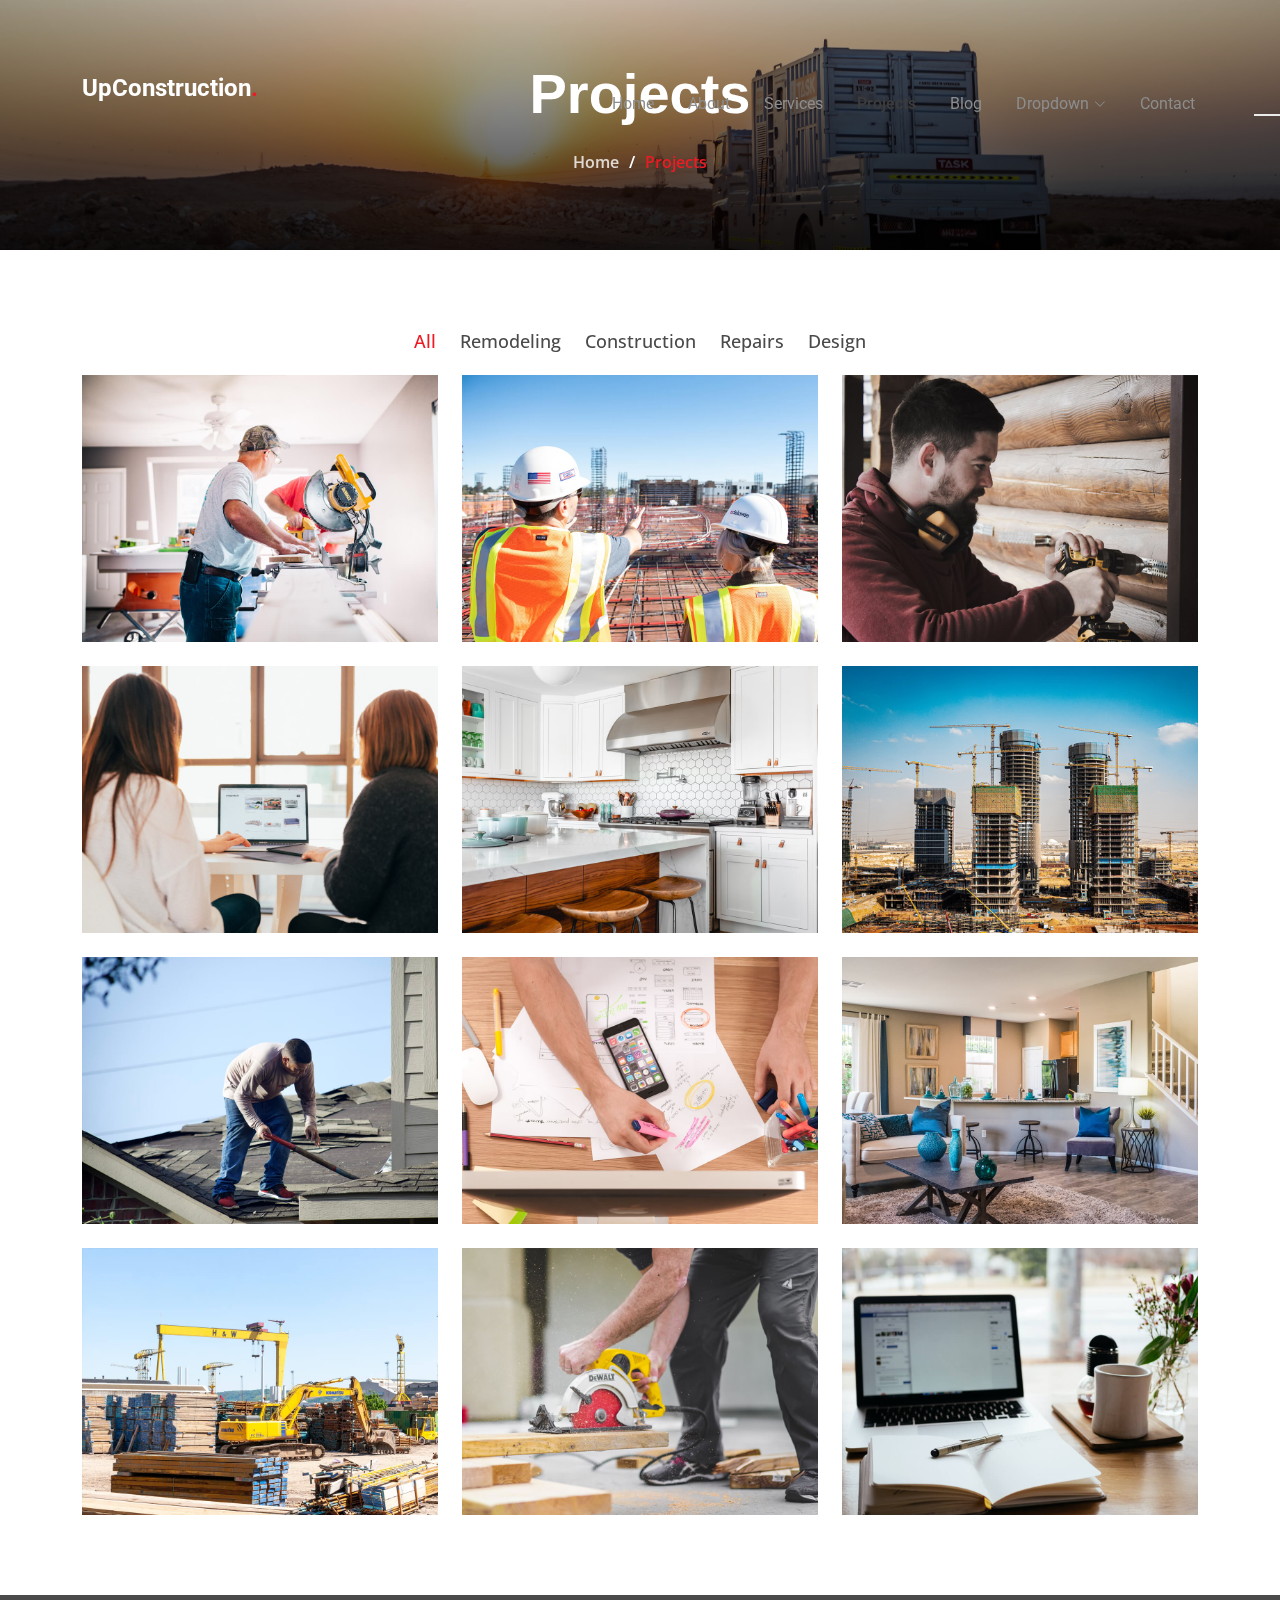
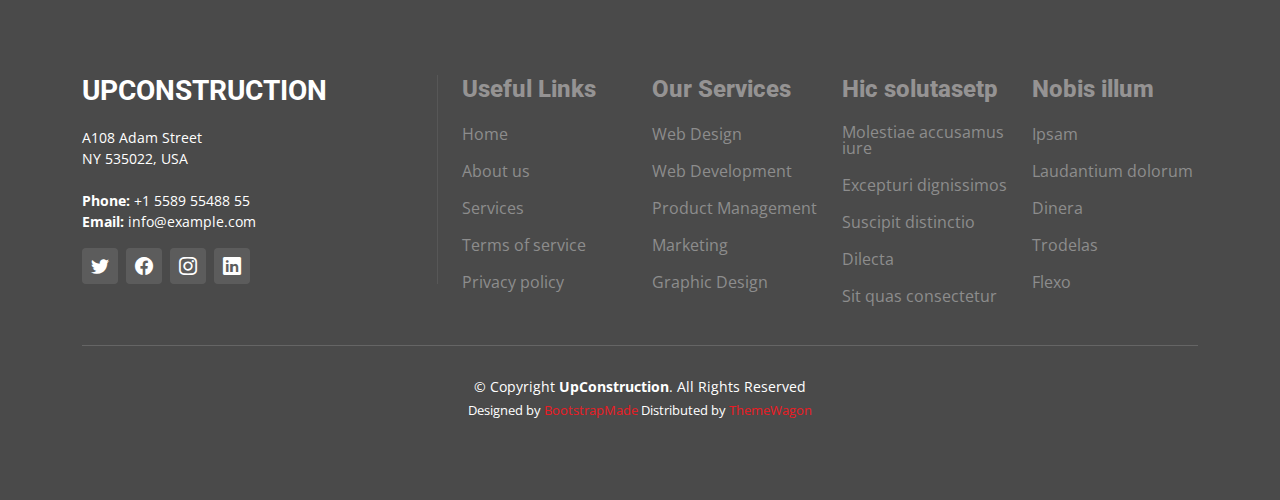
<file: projects.html>
<!DOCTYPE html>
<html lang="en">

<head>
  <meta charset="utf-8">
  <meta content="width=device-width, initial-scale=1.0" name="viewport">

  <title>UpConstruction Bootstrap Template - Projects</title>
  <meta content="" name="description">
  <meta content="" name="keywords">

  <!-- Favicons -->
  <link href="assets/img/favicon.png" rel="icon">
  <link href="assets/img/apple-touch-icon.png" rel="apple-touch-icon">

  <!-- Google Fonts -->
  <link rel="preconnect" href="https://fonts.googleapis.com">
  <link rel="preconnect" href="https://fonts.gstatic.com" crossorigin>
  <link
    href="https://fonts.googleapis.com/css2?family=Open+Sans:ital,wght@0,300;0,400;0,500;0,600;0,700;1,300;1,400;1,600;1,700&family=Roboto:ital,wght@0,300;0,400;0,500;0,600;0,700;1,300;1,400;1,500;1,600;1,700&family=Work+Sans:ital,wght@0,300;0,400;0,500;0,600;0,700;1,300;1,400;1,500;1,600;1,700&display=swap"
    rel="stylesheet">

  <!-- Vendor CSS Files -->
  <link href="assets/vendor/bootstrap/css/bootstrap.min.css" rel="stylesheet">
  <link href="assets/vendor/bootstrap-icons/bootstrap-icons.css" rel="stylesheet">
  <link href="assets/vendor/fontawesome-free/css/all.min.css" rel="stylesheet">
  <link href="assets/vendor/aos/aos.css" rel="stylesheet">
  <link href="assets/vendor/glightbox/css/glightbox.min.css" rel="stylesheet">
  <link href="assets/vendor/swiper/swiper-bundle.min.css" rel="stylesheet">

  <!-- Template Main CSS File -->
  <link href="assets/css/main.css" rel="stylesheet">

  <!-- =======================================================
  * Template Name: UpConstruction - v1.3.0
  * Template URL: https://bootstrapmade.com/upconstruction-bootstrap-construction-website-template/
  * Author: BootstrapMade.com
  * License: https://bootstrapmade.com/license/
  ======================================================== -->
</head>

<body>

  <!-- ======= Header ======= -->
  <header id="header" class="header d-flex align-items-center">
    <div class="container-fluid container-xl d-flex align-items-center justify-content-between">

      <a href="index.html" class="logo d-flex align-items-center">
        <!-- Uncomment the line below if you also wish to use an image logo -->
        <!-- <img src="assets/img/logo.png" alt=""> -->
        <h1>UpConstruction<span>.</span></h1>
      </a>

      <i class="mobile-nav-toggle mobile-nav-show bi bi-list"></i>
      <i class="mobile-nav-toggle mobile-nav-hide d-none bi bi-x"></i>
      <nav id="navbar" class="navbar">
        <ul>
          <li><a href="index.html">Home</a></li>
          <li><a href="about.html">About</a></li>
          <li><a href="services.html">Services</a></li>
          <li><a href="projects.html" class="active">Projects</a></li>
          <li><a href="blog.html">Blog</a></li>
          <li class="dropdown"><a href="#"><span>Dropdown</span> <i
                class="bi bi-chevron-down dropdown-indicator"></i></a>
            <ul>
              <li><a href="#">Dropdown 1</a></li>
              <li class="dropdown"><a href="#"><span>Deep Dropdown</span> <i
                    class="bi bi-chevron-down dropdown-indicator"></i></a>
                <ul>
                  <li><a href="#">Deep Dropdown 1</a></li>
                  <li><a href="#">Deep Dropdown 2</a></li>
                  <li><a href="#">Deep Dropdown 3</a></li>
                  <li><a href="#">Deep Dropdown 4</a></li>
                  <li><a href="#">Deep Dropdown 5</a></li>
                </ul>
              </li>
              <li><a href="#">Dropdown 2</a></li>
              <li><a href="#">Dropdown 3</a></li>
              <li><a href="#">Dropdown 4</a></li>
            </ul>
          </li>
          <li><a href="contact.html">Contact</a></li>
        </ul>
      </nav><!-- .navbar -->

    </div>
  </header><!-- End Header -->

  <main id="main">

    <!-- ======= Breadcrumbs ======= -->
    <div class="breadcrumbs d-flex align-items-center" style="background-image: url('assets/img/breadcrumbs-bg.jpg');">
      <div class="container position-relative d-flex flex-column align-items-center" data-aos="fade">

        <h2>Projects</h2>
        <ol>
          <li><a href="index.html">Home</a></li>
          <li>Projects</li>
        </ol>

      </div>
    </div><!-- End Breadcrumbs -->

    <!-- ======= Our Projects Section ======= -->
    <section id="projects" class="projects">
      <div class="container" data-aos="fade-up">

        <div class="portfolio-isotope" data-portfolio-filter="*" data-portfolio-layout="masonry"
          data-portfolio-sort="original-order">

          <ul class="portfolio-flters" data-aos="fade-up" data-aos-delay="100">
            <li data-filter="*" class="filter-active">All</li>
            <li data-filter=".filter-remodeling">Remodeling</li>
            <li data-filter=".filter-construction">Construction</li>
            <li data-filter=".filter-repairs">Repairs</li>
            <li data-filter=".filter-design">Design</li>
          </ul><!-- End Projects Filters -->

          <div class="row gy-4 portfolio-container" data-aos="fade-up" data-aos-delay="200">

            <div class="col-lg-4 col-md-6 portfolio-item filter-remodeling">
              <div class="portfolio-content h-100">
                <img src="assets/img/projects/remodeling-1.jpg" class="img-fluid" alt="">
                <div class="portfolio-info">
                  <h4>Remodeling 1</h4>
                  <p>Lorem ipsum, dolor sit amet consectetur</p>
                  <a href="assets/img/projects/remodeling-1.jpg" title="Remodeling 1"
                    data-gallery="portfolio-gallery-remodeling" class="glightbox preview-link"><i
                      class="bi bi-zoom-in"></i></a>
                  <a href="project-details.html" title="More Details" class="details-link"><i
                      class="bi bi-link-45deg"></i></a>
                </div>
              </div>
            </div><!-- End Projects Item -->

            <div class="col-lg-4 col-md-6 portfolio-item filter-construction">
              <div class="portfolio-content h-100">
                <img src="assets/img/projects/construction-1.jpg" class="img-fluid" alt="">
                <div class="portfolio-info">
                  <h4>Construction 1</h4>
                  <p>Lorem ipsum, dolor sit amet consectetur</p>
                  <a href="assets/img/projects/construction-1.jpg" title="Construction 1"
                    data-gallery="portfolio-gallery-construction" class="glightbox preview-link"><i
                      class="bi bi-zoom-in"></i></a>
                  <a href="project-details.html" title="More Details" class="details-link"><i
                      class="bi bi-link-45deg"></i></a>
                </div>
              </div>
            </div><!-- End Projects Item -->

            <div class="col-lg-4 col-md-6 portfolio-item filter-repairs">
              <div class="portfolio-content h-100">
                <img src="assets/img/projects/repairs-1.jpg" class="img-fluid" alt="">
                <div class="portfolio-info">
                  <h4>Repairs 1</h4>
                  <p>Lorem ipsum, dolor sit amet consectetur</p>
                  <a href="assets/img/projects/repairs-1.jpg" title="Repairs 1" data-gallery="portfolio-gallery-repairs"
                    class="glightbox preview-link"><i class="bi bi-zoom-in"></i></a>
                  <a href="project-details.html" title="More Details" class="details-link"><i
                      class="bi bi-link-45deg"></i></a>
                </div>
              </div>
            </div><!-- End Projects Item -->

            <div class="col-lg-4 col-md-6 portfolio-item filter-design">
              <div class="portfolio-content h-100">
                <img src="assets/img/projects/design-1.jpg" class="img-fluid" alt="">
                <div class="portfolio-info">
                  <h4>Design 1</h4>
                  <p>Lorem ipsum, dolor sit amet consectetur</p>
                  <a href="assets/img/projects/design-1.jpg" title="Repairs 1" data-gallery="portfolio-gallery-book"
                    class="glightbox preview-link"><i class="bi bi-zoom-in"></i></a>
                  <a href="project-details.html" title="More Details" class="details-link"><i
                      class="bi bi-link-45deg"></i></a>
                </div>
              </div>
            </div><!-- End Projects Item -->

            <div class="col-lg-4 col-md-6 portfolio-item filter-remodeling">
              <div class="portfolio-content h-100">
                <img src="assets/img/projects/remodeling-2.jpg" class="img-fluid" alt="">
                <div class="portfolio-info">
                  <h4>Remodeling 2</h4>
                  <p>Lorem ipsum, dolor sit amet consectetur</p>
                  <a href="assets/img/projects/remodeling-2.jpg" title="Remodeling 2"
                    data-gallery="portfolio-gallery-remodeling" class="glightbox preview-link"><i
                      class="bi bi-zoom-in"></i></a>
                  <a href="project-details.html" title="More Details" class="details-link"><i
                      class="bi bi-link-45deg"></i></a>
                </div>
              </div>
            </div><!-- End Projects Item -->

            <div class="col-lg-4 col-md-6 portfolio-item filter-construction">
              <div class="portfolio-content h-100">
                <img src="assets/img/projects/construction-2.jpg" class="img-fluid" alt="">
                <div class="portfolio-info">
                  <h4>Construction 2</h4>
                  <p>Lorem ipsum, dolor sit amet consectetur</p>
                  <a href="assets/img/projects/construction-2.jpg" title="Construction 2"
                    data-gallery="portfolio-gallery-construction" class="glightbox preview-link"><i
                      class="bi bi-zoom-in"></i></a>
                  <a href="project-details.html" title="More Details" class="details-link"><i
                      class="bi bi-link-45deg"></i></a>
                </div>
              </div>
            </div><!-- End Projects Item -->

            <div class="col-lg-4 col-md-6 portfolio-item filter-repairs">
              <div class="portfolio-content h-100">
                <img src="assets/img/projects/repairs-2.jpg" class="img-fluid" alt="">
                <div class="portfolio-info">
                  <h4>Repairs 2</h4>
                  <p>Lorem ipsum, dolor sit amet consectetur</p>
                  <a href="assets/img/projects/repairs-2.jpg" title="Repairs 2" data-gallery="portfolio-gallery-repairs"
                    class="glightbox preview-link"><i class="bi bi-zoom-in"></i></a>
                  <a href="project-details.html" title="More Details" class="details-link"><i
                      class="bi bi-link-45deg"></i></a>
                </div>
              </div>
            </div><!-- End Projects Item -->

            <div class="col-lg-4 col-md-6 portfolio-item filter-design">
              <div class="portfolio-content h-100">
                <img src="assets/img/projects/design-2.jpg" class="img-fluid" alt="">
                <div class="portfolio-info">
                  <h4>Design 2</h4>
                  <p>Lorem ipsum, dolor sit amet consectetur</p>
                  <a href="assets/img/projects/design-2.jpg" title="Repairs 2" data-gallery="portfolio-gallery-book"
                    class="glightbox preview-link"><i class="bi bi-zoom-in"></i></a>
                  <a href="project-details.html" title="More Details" class="details-link"><i
                      class="bi bi-link-45deg"></i></a>
                </div>
              </div>
            </div><!-- End Projects Item -->

            <div class="col-lg-4 col-md-6 portfolio-item filter-remodeling">
              <div class="portfolio-content h-100">
                <img src="assets/img/projects/remodeling-3.jpg" class="img-fluid" alt="">
                <div class="portfolio-info">
                  <h4>Remodeling 3</h4>
                  <p>Lorem ipsum, dolor sit amet consectetur</p>
                  <a href="assets/img/projects/remodeling-3.jpg" title="Remodeling 3"
                    data-gallery="portfolio-gallery-remodeling" class="glightbox preview-link"><i
                      class="bi bi-zoom-in"></i></a>
                  <a href="project-details.html" title="More Details" class="details-link"><i
                      class="bi bi-link-45deg"></i></a>
                </div>
              </div>
            </div><!-- End Projects Item -->

            <div class="col-lg-4 col-md-6 portfolio-item filter-construction">
              <div class="portfolio-content h-100">
                <img src="assets/img/projects/construction-3.jpg" class="img-fluid" alt="">
                <div class="portfolio-info">
                  <h4>Construction 3</h4>
                  <p>Lorem ipsum, dolor sit amet consectetur</p>
                  <a href="assets/img/projects/construction-3.jpg" title="Construction 3"
                    data-gallery="portfolio-gallery-construction" class="glightbox preview-link"><i
                      class="bi bi-zoom-in"></i></a>
                  <a href="project-details.html" title="More Details" class="details-link"><i
                      class="bi bi-link-45deg"></i></a>
                </div>
              </div>
            </div><!-- End Projects Item -->

            <div class="col-lg-4 col-md-6 portfolio-item filter-repairs">
              <div class="portfolio-content h-100">
                <img src="assets/img/projects/repairs-3.jpg" class="img-fluid" alt="">
                <div class="portfolio-info">
                  <h4>Repairs 3</h4>
                  <p>Lorem ipsum, dolor sit amet consectetur</p>
                  <a href="assets/img/projects/repairs-3.jpg" title="Repairs 2" data-gallery="portfolio-gallery-repairs"
                    class="glightbox preview-link"><i class="bi bi-zoom-in"></i></a>
                  <a href="project-details.html" title="More Details" class="details-link"><i
                      class="bi bi-link-45deg"></i></a>
                </div>
              </div>
            </div><!-- End Projects Item -->

            <div class="col-lg-4 col-md-6 portfolio-item filter-design">
              <div class="portfolio-content h-100">
                <img src="assets/img/projects/design-3.jpg" class="img-fluid" alt="">
                <div class="portfolio-info">
                  <h4>Design 3</h4>
                  <p>Lorem ipsum, dolor sit amet consectetur</p>
                  <a href="assets/img/projects/design-3.jpg" title="Repairs 3" data-gallery="portfolio-gallery-book"
                    class="glightbox preview-link"><i class="bi bi-zoom-in"></i></a>
                  <a href="project-details.html" title="More Details" class="details-link"><i
                      class="bi bi-link-45deg"></i></a>
                </div>
              </div>
            </div><!-- End Projects Item -->

          </div><!-- End Projects Container -->

        </div>

      </div>
    </section><!-- End Our Projects Section -->

  </main><!-- End #main -->

  <!-- ======= Footer ======= -->
  <footer id="footer" class="footer">

    <div class="footer-content position-relative">
      <div class="container">
        <div class="row">

          <div class="col-lg-4 col-md-6">
            <div class="footer-info">
              <h3>UpConstruction</h3>
              <p>
                A108 Adam Street <br>
                NY 535022, USA<br><br>
                <strong>Phone:</strong> +1 5589 55488 55<br>
                <strong>Email:</strong> info@example.com<br>
              </p>
              <div class="social-links d-flex mt-3">
                <a href="#" class="d-flex align-items-center justify-content-center"><i class="bi bi-twitter"></i></a>
                <a href="#" class="d-flex align-items-center justify-content-center"><i class="bi bi-facebook"></i></a>
                <a href="#" class="d-flex align-items-center justify-content-center"><i class="bi bi-instagram"></i></a>
                <a href="#" class="d-flex align-items-center justify-content-center"><i class="bi bi-linkedin"></i></a>
              </div>
            </div>
          </div><!-- End footer info column-->

          <div class="col-lg-2 col-md-3 footer-links">
            <h4>Useful Links</h4>
            <ul>
              <li><a href="#">Home</a></li>
              <li><a href="#">About us</a></li>
              <li><a href="#">Services</a></li>
              <li><a href="#">Terms of service</a></li>
              <li><a href="#">Privacy policy</a></li>
            </ul>
          </div><!-- End footer links column-->

          <div class="col-lg-2 col-md-3 footer-links">
            <h4>Our Services</h4>
            <ul>
              <li><a href="#">Web Design</a></li>
              <li><a href="#">Web Development</a></li>
              <li><a href="#">Product Management</a></li>
              <li><a href="#">Marketing</a></li>
              <li><a href="#">Graphic Design</a></li>
            </ul>
          </div><!-- End footer links column-->

          <div class="col-lg-2 col-md-3 footer-links">
            <h4>Hic solutasetp</h4>
            <ul>
              <li><a href="#">Molestiae accusamus iure</a></li>
              <li><a href="#">Excepturi dignissimos</a></li>
              <li><a href="#">Suscipit distinctio</a></li>
              <li><a href="#">Dilecta</a></li>
              <li><a href="#">Sit quas consectetur</a></li>
            </ul>
          </div><!-- End footer links column-->

          <div class="col-lg-2 col-md-3 footer-links">
            <h4>Nobis illum</h4>
            <ul>
              <li><a href="#">Ipsam</a></li>
              <li><a href="#">Laudantium dolorum</a></li>
              <li><a href="#">Dinera</a></li>
              <li><a href="#">Trodelas</a></li>
              <li><a href="#">Flexo</a></li>
            </ul>
          </div><!-- End footer links column-->

        </div>
      </div>
    </div>

    <div class="footer-legal text-center position-relative">
      <div class="container">
        <div class="copyright">
          &copy; Copyright <strong><span>UpConstruction</span></strong>. All Rights Reserved
        </div>
        <div class="credits">
          <!-- All the links in the footer should remain intact. -->
          <!-- You can delete the links only if you purchased the pro version. -->
          <!-- Licensing information: https://bootstrapmade.com/license/ -->
          <!-- Purchase the pro version with working PHP/AJAX contact form: https://bootstrapmade.com/upconstruction-bootstrap-construction-website-template/ -->
          Designed by <a href="https://bootstrapmade.com/">BootstrapMade</a> Distributed by <a
            href="https://themewagon.com">ThemeWagon</a>
        </div>
      </div>
    </div>

  </footer>
  <!-- End Footer -->

  <a href="#" class="scroll-top d-flex align-items-center justify-content-center"><i
      class="bi bi-arrow-up-short"></i></a>

  <div id="preloader"></div>

  <!-- Vendor JS Files -->
  <script src="assets/vendor/bootstrap/js/bootstrap.bundle.min.js"></script>
  <script src="assets/vendor/aos/aos.js"></script>
  <script src="assets/vendor/glightbox/js/glightbox.min.js"></script>
  <script src="assets/vendor/isotope-layout/isotope.pkgd.min.js"></script>
  <script src="assets/vendor/swiper/swiper-bundle.min.js"></script>
  <script src="assets/vendor/purecounter/purecounter_vanilla.js"></script>
  <script src="assets/vendor/php-email-form/validate.js"></script>

  <!-- Template Main JS File -->
  <script src="assets/js/main.js"></script>

</body>

</html>
</file>
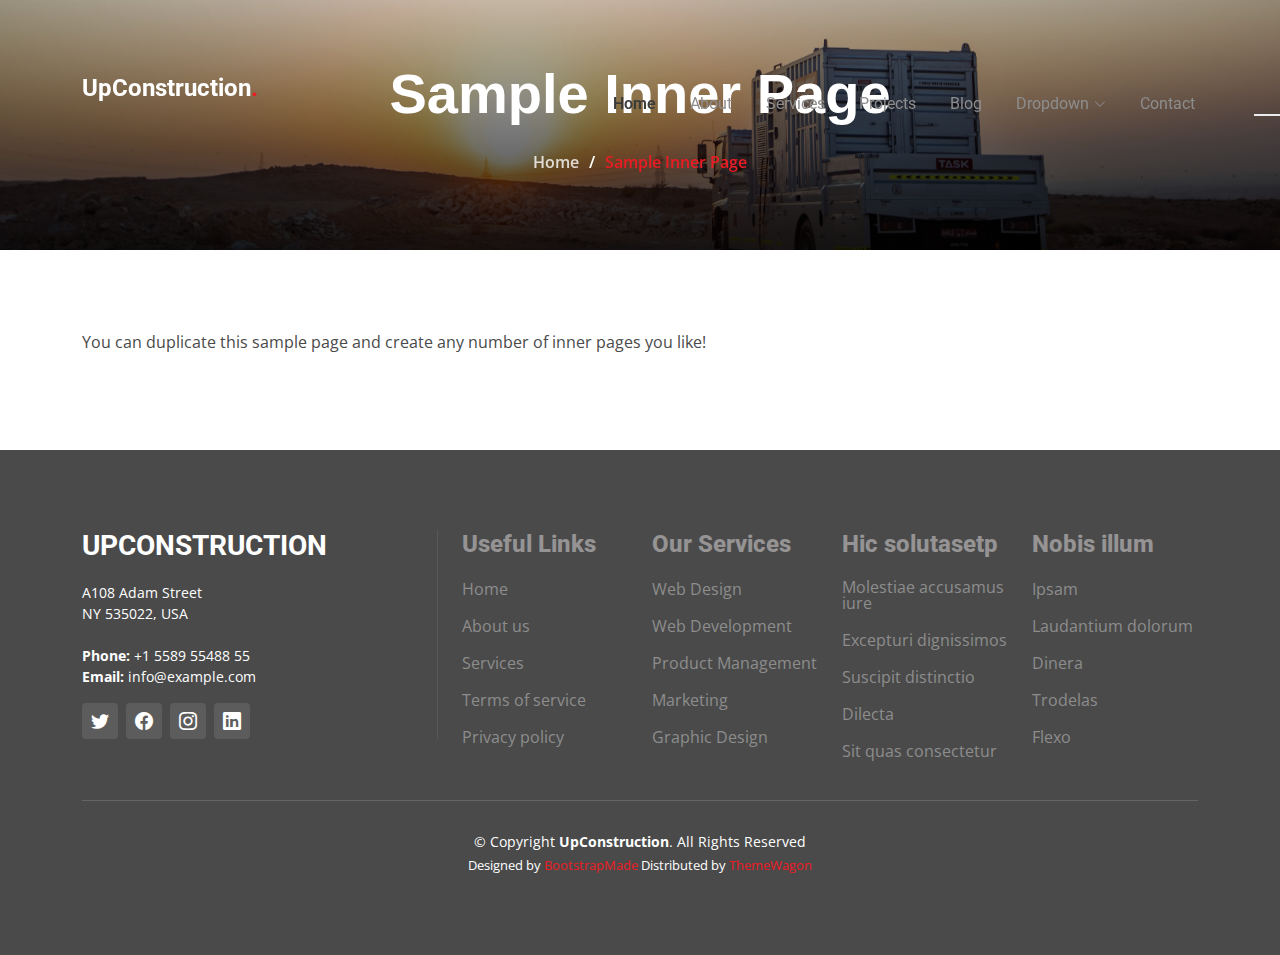
<file: sample-inner-page.html>
<!DOCTYPE html>
<html lang="en">

<head>
  <meta charset="utf-8">
  <meta content="width=device-width, initial-scale=1.0" name="viewport">

  <title>[Template] Sample Inner Page</title>
  <meta content="" name="description">
  <meta content="" name="keywords">

  <!-- Favicons -->
  <link href="assets/img/favicon.png" rel="icon">
  <link href="assets/img/apple-touch-icon.png" rel="apple-touch-icon">

  <!-- Google Fonts -->
  <link rel="preconnect" href="https://fonts.googleapis.com">
  <link rel="preconnect" href="https://fonts.gstatic.com" crossorigin>
  <link
    href="https://fonts.googleapis.com/css2?family=Open+Sans:ital,wght@0,300;0,400;0,500;0,600;0,700;1,300;1,400;1,600;1,700&family=Roboto:ital,wght@0,300;0,400;0,500;0,600;0,700;1,300;1,400;1,500;1,600;1,700&family=Work+Sans:ital,wght@0,300;0,400;0,500;0,600;0,700;1,300;1,400;1,500;1,600;1,700&display=swap"
    rel="stylesheet">

  <!-- Vendor CSS Files -->
  <link href="assets/vendor/bootstrap/css/bootstrap.min.css" rel="stylesheet">
  <link href="assets/vendor/bootstrap-icons/bootstrap-icons.css" rel="stylesheet">
  <link href="assets/vendor/fontawesome-free/css/all.min.css" rel="stylesheet">
  <link href="assets/vendor/aos/aos.css" rel="stylesheet">
  <link href="assets/vendor/glightbox/css/glightbox.min.css" rel="stylesheet">
  <link href="assets/vendor/swiper/swiper-bundle.min.css" rel="stylesheet">

  <!-- Template Main CSS File -->
  <link href="assets/css/main.css" rel="stylesheet">

  <!-- =======================================================
  * Template Name: UpConstruction - v1.3.0
  * Template URL: https://bootstrapmade.com/upconstruction-bootstrap-construction-website-template/
  * Author: BootstrapMade.com
  * License: https://bootstrapmade.com/license/
  ======================================================== -->
</head>

<body>

  <!-- ======= Header ======= -->
  <header id="header" class="header d-flex align-items-center">
    <div class="container-fluid container-xl d-flex align-items-center justify-content-between">

      <a href="index.html" class="logo d-flex align-items-center">
        <!-- Uncomment the line below if you also wish to use an image logo -->
        <!-- <img src="assets/img/logo.png" alt=""> -->
        <h1>UpConstruction<span>.</span></h1>
      </a>

      <i class="mobile-nav-toggle mobile-nav-show bi bi-list"></i>
      <i class="mobile-nav-toggle mobile-nav-hide d-none bi bi-x"></i>
      <nav id="navbar" class="navbar">
        <ul>
          <li><a href="index.html" class="active">Home</a></li>
          <li><a href="about.html">About</a></li>
          <li><a href="services.html">Services</a></li>
          <li><a href="projects.html">Projects</a></li>
          <li><a href="blog.html">Blog</a></li>
          <li class="dropdown"><a href="#"><span>Dropdown</span> <i
                class="bi bi-chevron-down dropdown-indicator"></i></a>
            <ul>
              <li><a href="#">Dropdown 1</a></li>
              <li class="dropdown"><a href="#"><span>Deep Dropdown</span> <i
                    class="bi bi-chevron-down dropdown-indicator"></i></a>
                <ul>
                  <li><a href="#">Deep Dropdown 1</a></li>
                  <li><a href="#">Deep Dropdown 2</a></li>
                  <li><a href="#">Deep Dropdown 3</a></li>
                  <li><a href="#">Deep Dropdown 4</a></li>
                  <li><a href="#">Deep Dropdown 5</a></li>
                </ul>
              </li>
              <li><a href="#">Dropdown 2</a></li>
              <li><a href="#">Dropdown 3</a></li>
              <li><a href="#">Dropdown 4</a></li>
            </ul>
          </li>
          <li><a href="contact.html">Contact</a></li>
        </ul>
      </nav><!-- .navbar -->

    </div>
  </header><!-- End Header -->

  <main id="main">

    <!-- ======= Breadcrumbs ======= -->
    <div class="breadcrumbs d-flex align-items-center" style="background-image: url('assets/img/breadcrumbs-bg.jpg');">
      <div class="container position-relative d-flex flex-column align-items-center" data-aos="fade">

        <h2>Sample Inner Page</h2>
        <ol>
          <li><a href="index.html">Home</a></li>
          <li>Sample Inner Page</li>
        </ol>

      </div>
    </div><!-- End Breadcrumbs -->

    <section class="sample-page">
      <div class="container">

        <p>
          You can duplicate this sample page and create any number of inner pages you like!
        </p>

      </div>
    </section>

  </main><!-- End #main -->

  <!-- ======= Footer ======= -->
  <footer id="footer" class="footer">

    <div class="footer-content position-relative">
      <div class="container">
        <div class="row">

          <div class="col-lg-4 col-md-6">
            <div class="footer-info">
              <h3>UpConstruction</h3>
              <p>
                A108 Adam Street <br>
                NY 535022, USA<br><br>
                <strong>Phone:</strong> +1 5589 55488 55<br>
                <strong>Email:</strong> info@example.com<br>
              </p>
              <div class="social-links d-flex mt-3">
                <a href="#" class="d-flex align-items-center justify-content-center"><i class="bi bi-twitter"></i></a>
                <a href="#" class="d-flex align-items-center justify-content-center"><i class="bi bi-facebook"></i></a>
                <a href="#" class="d-flex align-items-center justify-content-center"><i class="bi bi-instagram"></i></a>
                <a href="#" class="d-flex align-items-center justify-content-center"><i class="bi bi-linkedin"></i></a>
              </div>
            </div>
          </div><!-- End footer info column-->

          <div class="col-lg-2 col-md-3 footer-links">
            <h4>Useful Links</h4>
            <ul>
              <li><a href="#">Home</a></li>
              <li><a href="#">About us</a></li>
              <li><a href="#">Services</a></li>
              <li><a href="#">Terms of service</a></li>
              <li><a href="#">Privacy policy</a></li>
            </ul>
          </div><!-- End footer links column-->

          <div class="col-lg-2 col-md-3 footer-links">
            <h4>Our Services</h4>
            <ul>
              <li><a href="#">Web Design</a></li>
              <li><a href="#">Web Development</a></li>
              <li><a href="#">Product Management</a></li>
              <li><a href="#">Marketing</a></li>
              <li><a href="#">Graphic Design</a></li>
            </ul>
          </div><!-- End footer links column-->

          <div class="col-lg-2 col-md-3 footer-links">
            <h4>Hic solutasetp</h4>
            <ul>
              <li><a href="#">Molestiae accusamus iure</a></li>
              <li><a href="#">Excepturi dignissimos</a></li>
              <li><a href="#">Suscipit distinctio</a></li>
              <li><a href="#">Dilecta</a></li>
              <li><a href="#">Sit quas consectetur</a></li>
            </ul>
          </div><!-- End footer links column-->

          <div class="col-lg-2 col-md-3 footer-links">
            <h4>Nobis illum</h4>
            <ul>
              <li><a href="#">Ipsam</a></li>
              <li><a href="#">Laudantium dolorum</a></li>
              <li><a href="#">Dinera</a></li>
              <li><a href="#">Trodelas</a></li>
              <li><a href="#">Flexo</a></li>
            </ul>
          </div><!-- End footer links column-->

        </div>
      </div>
    </div>

    <div class="footer-legal text-center position-relative">
      <div class="container">
        <div class="copyright">
          &copy; Copyright <strong><span>UpConstruction</span></strong>. All Rights Reserved
        </div>
        <div class="credits">
          <!-- All the links in the footer should remain intact. -->
          <!-- You can delete the links only if you purchased the pro version. -->
          <!-- Licensing information: https://bootstrapmade.com/license/ -->
          <!-- Purchase the pro version with working PHP/AJAX contact form: https://bootstrapmade.com/upconstruction-bootstrap-construction-website-template/ -->
          Designed by <a href="https://bootstrapmade.com/">BootstrapMade</a> Distributed by <a
            href="https://themewagon.com">ThemeWagon</a>
        </div>
      </div>
    </div>

  </footer>
  <!-- End Footer -->

  <a href="#" class="scroll-top d-flex align-items-center justify-content-center"><i
      class="bi bi-arrow-up-short"></i></a>

  <div id="preloader"></div>

  <!-- Vendor JS Files -->
  <script src="assets/vendor/bootstrap/js/bootstrap.bundle.min.js"></script>
  <script src="assets/vendor/aos/aos.js"></script>
  <script src="assets/vendor/glightbox/js/glightbox.min.js"></script>
  <script src="assets/vendor/isotope-layout/isotope.pkgd.min.js"></script>
  <script src="assets/vendor/swiper/swiper-bundle.min.js"></script>
  <script src="assets/vendor/purecounter/purecounter_vanilla.js"></script>
  <script src="assets/vendor/php-email-form/validate.js"></script>

  <!-- Template Main JS File -->
  <script src="assets/js/main.js"></script>

</body>

</html>
</file>
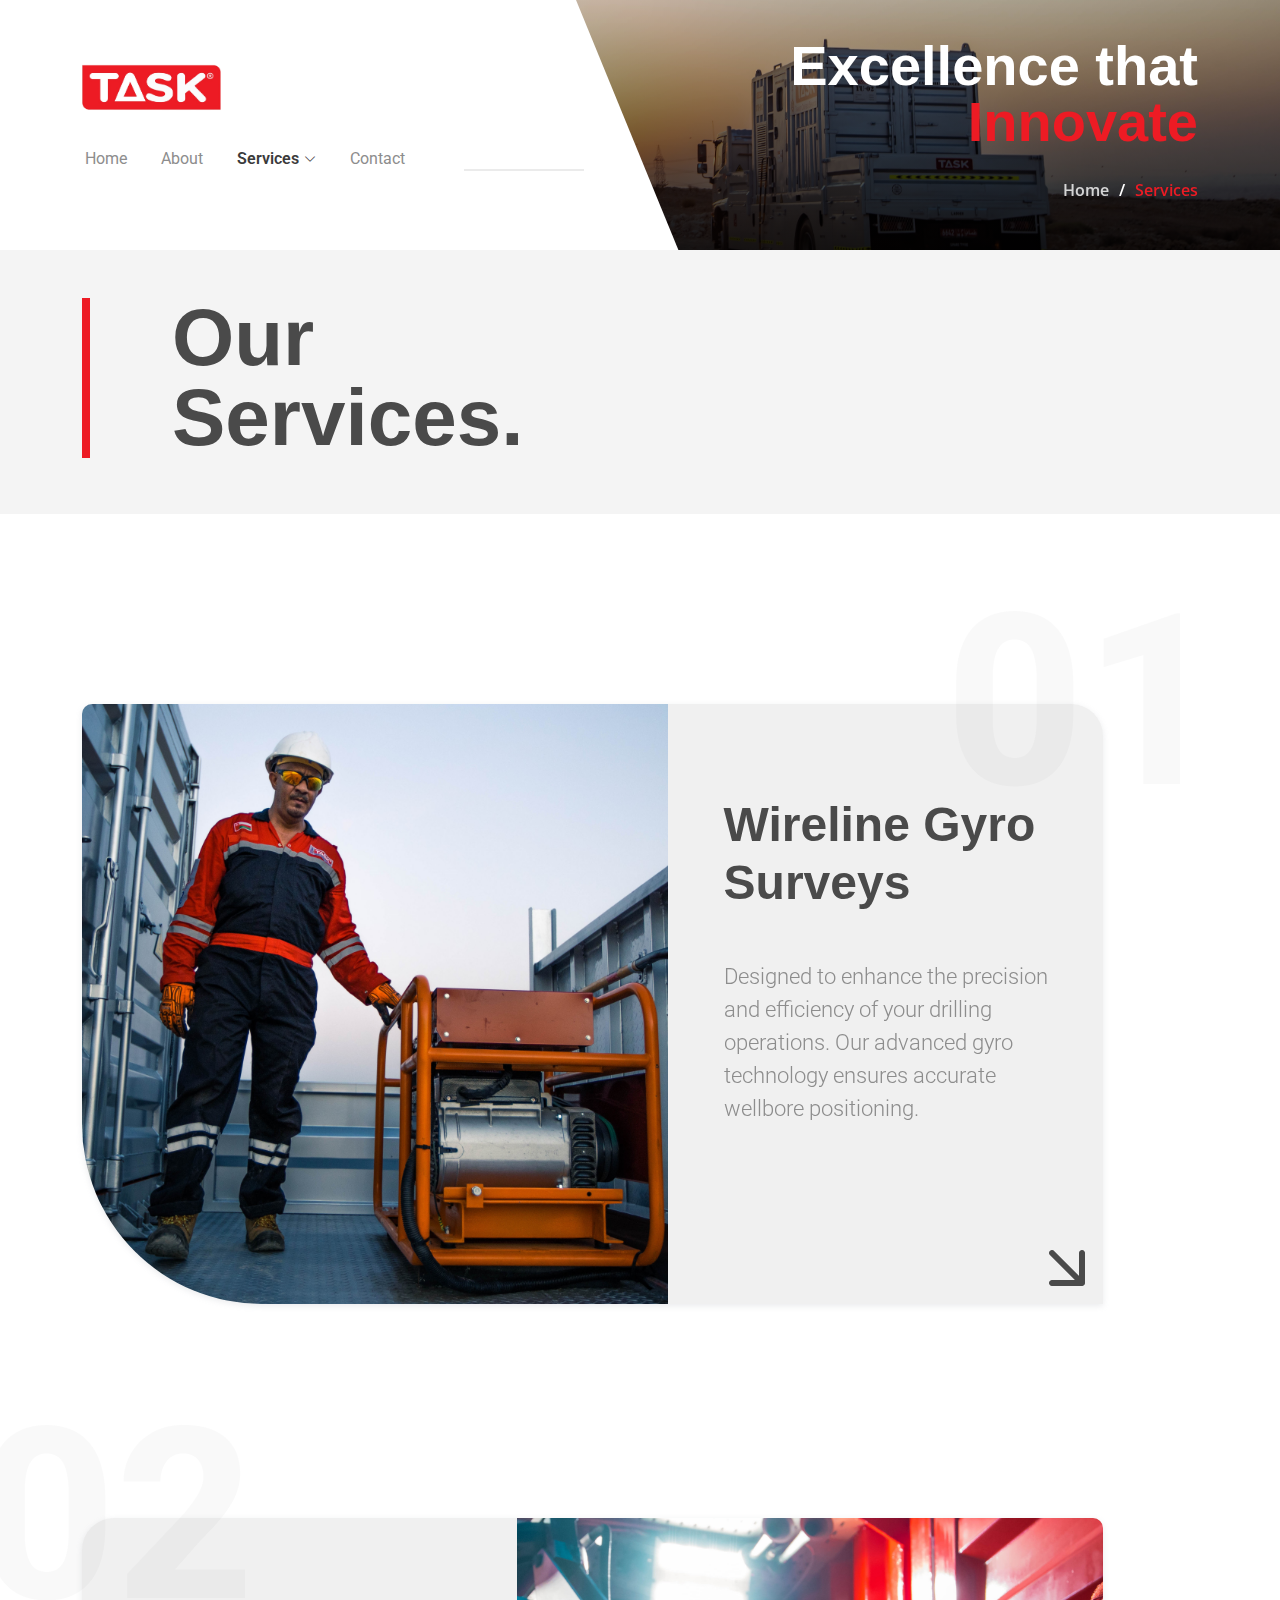
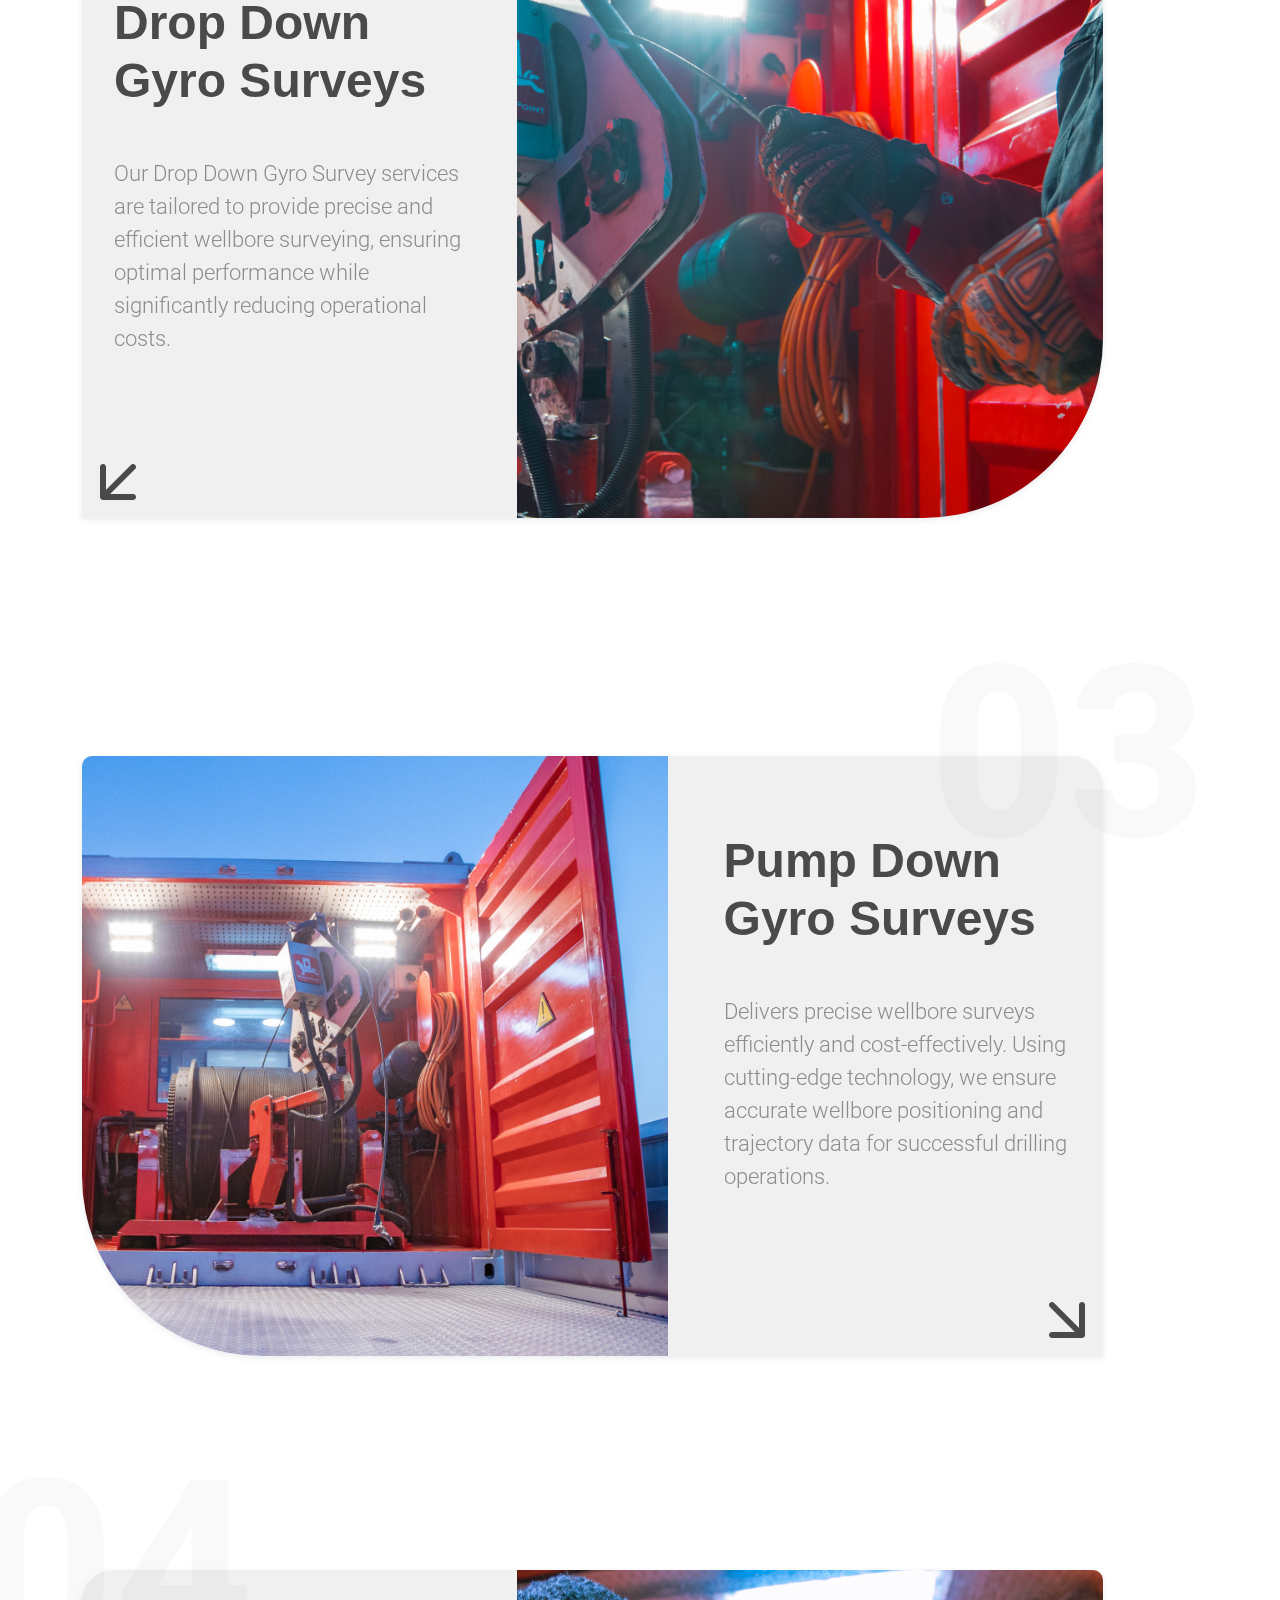
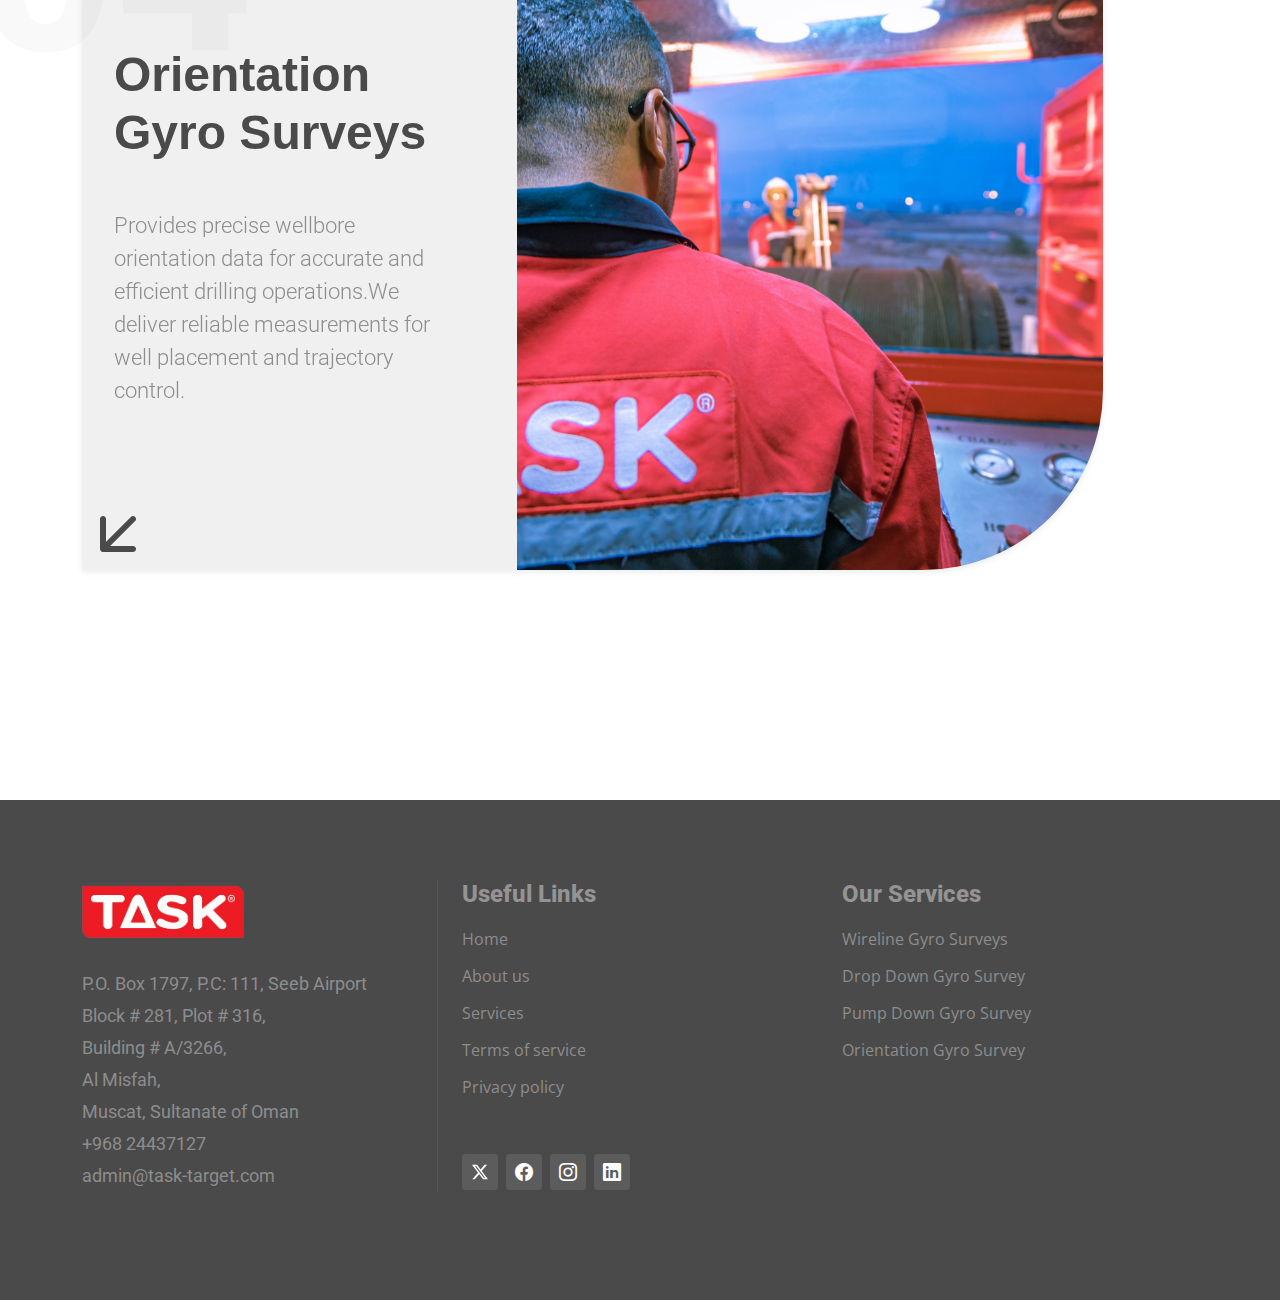
<file: services.html>
<!DOCTYPE html>
<html lang="en">

<head>
  <meta charset="utf-8">
  <meta content="width=device-width, initial-scale=1.0" name="viewport">

  <title>Task - Services</title>
  <meta content="" name="description">
  <meta content="" name="keywords">

  <!-- Favicons -->
  <link href="assets/img/favicon.png" rel="icon">
  <link href="assets/img/apple-touch-icon.png" rel="apple-touch-icon">

  <!-- Google Fonts -->
  <link rel="preconnect" href="https://fonts.googleapis.com">
  <link rel="preconnect" href="https://fonts.gstatic.com" crossorigin>
  <link
    href="https://fonts.googleapis.com/css2?family=Open+Sans:ital,wght@0,300;0,400;0,500;0,600;0,700;1,300;1,400;1,600;1,700&family=Roboto:ital,wght@0,300;0,400;0,500;0,600;0,700;1,300;1,400;1,500;1,600;1,700&family=Work+Sans:ital,wght@0,300;0,400;0,500;0,600;0,700;1,300;1,400;1,500;1,600;1,700&display=swap"
    rel="stylesheet">

  <!-- Vendor CSS Files -->
  <link href="assets/vendor/bootstrap/css/bootstrap.min.css" rel="stylesheet">
  <link href="assets/vendor/bootstrap-icons/bootstrap-icons.css" rel="stylesheet">
  <link href="assets/vendor/fontawesome-free/css/all.min.css" rel="stylesheet">
  <link href="assets/vendor/aos/aos.css" rel="stylesheet">
  <link href="assets/vendor/glightbox/css/glightbox.min.css" rel="stylesheet">
  <link href="assets/vendor/swiper/swiper-bundle.min.css" rel="stylesheet">

  <!-- Template Main CSS File -->
  <link href="assets/css/main.css" rel="stylesheet">

  <!-- =======================================================
  * Template Name: UpConstruction - v1.3.0
  * Template URL: https://bootstrapmade.com/upconstruction-bootstrap-construction-website-template/
  * Author: BootstrapMade.com
  * License: https://bootstrapmade.com/license/
  ======================================================== -->
</head>

<body>

 <!-- ======= Header ======= -->
  <header id="header" class="headerinner d-flex align-items-start">
    <div class="container-fluid container-xl">
  
      <a href="index.html" class="logo d-flex align-items-center">
        <!-- Uncomment the line below if you also wish to use an image logo -->
        <img src="assets/img/logo.png" alt="logo.png">
        <!-- <h1>UpConstruction<span>.</span></h1> -->
      </a>
  
      <i class="mobile-nav-toggle mobile-nav-show bi bi-list"></i>
      <i class="mobile-nav-toggle mobile-nav-hide d-none bi bi-x"></i>
      <nav id="navbar" class="navbar">
        <ul>
          <li><a href="index.html" >Home</a></li>
          <li><a href="about.html">About</a></li>
          <li class="dropdown"><a href="services.html" class="active"><span>Services</span> <i
                class="bi bi-chevron-down dropdown-indicator"></i></a>
            <ul>
              <li><a href="services/WirelineGyroSurveys.html">Wireline Gyro Surveys</a></li>
              <li><a href="services/DropDownGyroSurveys.html">Drop Down Gyro Survey</a></li>
              <li><a href="services/PumpDownGyroSurveys.html">Pump Down Gyro Surveys</a></li>
              <li><a href="services/OrientationGyroSurvey.html">Orientation Gyro Survey</a></li>
            </ul>
          </li>
          <li><a href="contact.html">Contact</a></li>
        </ul>
      </nav><!-- .navbar -->
  
    </div>
  </header><!-- End Header -->

  <main id="main">

    <!-- ======= Breadcrumbs ======= -->
    <div class="breadcrumbs">
      <div class="container" data-aos="fade">

        <h2>Excellence that<br>
<span>Innovate</span></h2>
        <ol>
          <li><a href="index.html">Home</a></li>
          <li>Services</li>
        </ol>

      </div>
    </div><!-- End Breadcrumbs -->
	  
	  <div class="container-fluid py-5 innerpage-title" data-aos="fade-up">
        <div class="container">
          <div class="section-header">
            <h2>Our<br>
Services.</h2>
            
          </div></div></div>
	  
	  <section id="constructions" class="constructions section">

      <div class="container">

        <div class="row gy-4">

          <div class="col-lg-11 aos-init aos-animate" data-aos="fade-up" data-aos-delay="100">
            <div class="card-item first position-relative">
				
              <div class="row">
                <div class="col-lg-7">
                  <div class="card-bg"><img src="assets/img/s1.jpg" alt=""></div>
                </div>
                <div class="col-lg-5 d-flex">
                  <div class="card-body d-flex flex-column justify-content-center">
                    <h4 class="card-title">Wireline Gyro Surveys</h4>
                    <p>Designed to enhance the precision and efficiency of your drilling operations. Our advanced gyro technology ensures accurate wellbore positioning.</p>
					  <a data-aos="fade-up" data-aos-delay="200" href="#" class="readmore">Read more</a>
					  <a href="#" class="arrow-down-right"></a>
                  </div>
                </div>
              </div>
				<span class="one">
<!--					<img src="assets/img/01.png" alt="">-->
				</span>
            </div>
          </div><!-- End Card Item --> 
			
          <div class="col-lg-11 aos-init aos-animate" data-aos="fade-up" data-aos-delay="400">
            <div class="card-item second position-relative">
              <div class="row">
				  <div class="col-lg-5 d-flex">
                  <div class="card-body d-flex flex-column justify-content-center position-relative">
                    <h4 class="card-title">Drop Down Gyro Surveys</h4>
                    <p>Our Drop Down Gyro Survey services are tailored to provide precise and efficient wellbore surveying, ensuring optimal performance while significantly reducing operational costs.</p>
					  <a data-aos="fade-up" data-aos-delay="200" href="#" class="readmore">Read more</a>
					  <a href="#" class="arrow-down-left"></a>
                  </div>
                </div>
                <div class="col-lg-7">
                  <div class="card-bg"><img src="assets/img/s2.jpg" alt=""></div>
                </div>
                
              </div>
				<span class="two">
<!--					<img src="assets/img/01.png" alt="">-->
				</span>
            </div>
          </div><!-- End Card Item -->
			
			<div class="col-lg-11 aos-init aos-animate mt-5" data-aos="fade-up" data-aos-delay="100">
            <div class="card-item first position-relative">
				
              <div class="row">
                <div class="col-lg-7">
                  <div class="card-bg"><img src="assets/img/s3.jpg" alt=""></div>
                </div>
                <div class="col-lg-5 d-flex">
                  <div class="card-body d-flex flex-column justify-content-center">
                    <h4 class="card-title">Pump Down Gyro Surveys</h4>
                    <p>Delivers precise wellbore surveys efficiently and cost-effectively. Using cutting-edge technology, we ensure accurate wellbore positioning and trajectory data for successful drilling operations.</p>
					  <a data-aos="fade-up" data-aos-delay="200" href="#" class="readmore">Read more</a>
					  <a href="#" class="arrow-down-right"></a>
                  </div>
                </div>
              </div>
				<span class="three">
<!--					<img src="assets/img/01.png" alt="">-->
				</span>
            </div>
          </div><!-- End Card Item --> 
			
          <div class="col-lg-11 aos-init aos-animate" data-aos="fade-up" data-aos-delay="400">
            <div class="card-item second position-relative">
              <div class="row">
				  <div class="col-lg-5 d-flex">
                  <div class="card-body d-flex flex-column justify-content-center position-relative">
                    <h4 class="card-title">Orientation Gyro Surveys</h4>
                    <p>Provides precise wellbore orientation data for accurate and efficient drilling operations.We deliver reliable measurements for well placement and trajectory control.</p>
					  <a data-aos="fade-up" data-aos-delay="200" href="#" class="readmore">Read more</a>
					  <a href="#" class="arrow-down-left"></a>
                  </div>
                </div>
                <div class="col-lg-7">
                  <div class="card-bg"><img src="assets/img/s4.jpg" alt=""></div>
                </div>
                
              </div>
				<span class="four">
<!--					<img src="assets/img/01.png" alt="">-->
				</span>
            </div>
          </div><!-- End Card Item -->

        </div>

      </div>

    </section>
  </main>

  <!-- ======= Footer ======= -->
  <footer id="footer" class="footer">
  
    <div class="footer-content position-relative">
      <div class="container">
        <div class="row">
  
          <div class="col-lg-4 col-md-6">
            <div class="footer-info">
              <img src="./assets/img/logo.png" class="footer-logo" alt="">
              <address>
                P.O. Box 1797, P.C: 111, Seeb Airport <br>
                Block # 281, Plot # 316,<br>
                Building # A/3266, <br>
                Al Misfah,<br>
                Muscat, Sultanate of Oman<br>
                +968 24437127<br>
                admin@task-target.com
              </address>
              
            </div>
          </div><!-- End footer info column-->
  
          <div class="col-lg-4 col-md-4 footer-links">
            <h4>Useful Links</h4>
            <ul>
              <li><a href="#">Home</a></li>
              <li><a href="about.html">About us</a></li>
              <li><a href="services.html">Services</a></li>
              <li><a href="#">Terms of service</a></li>
              <li><a href="#">Privacy policy</a></li>
            </ul>
			  <div class="social-links d-flex mt-5">
                <a href="#" class="d-flex align-items-center justify-content-center"><svg xmlns="http://www.w3.org/2000/svg" width="16" height="16" fill="currentColor" class="bi bi-twitter-x"
                  viewBox="0 0 16 16">
                  <path
                    d="M12.6.75h2.454l-5.36 6.142L16 15.25h-4.937l-3.867-5.07-4.425 5.07H.316l5.733-6.57L0 .75h5.063l3.495 4.633L12.601.75Zm-.86 13.028h1.36L4.323 2.145H2.865z" />
                </svg></a>
                <a href="#" class="d-flex align-items-center justify-content-center"><i class="bi bi-facebook"></i></a>
                <a href="#" class="d-flex align-items-center justify-content-center"><i class="bi bi-instagram"></i></a>
                <a href="#" class="d-flex align-items-center justify-content-center"><i class="bi bi-linkedin"></i></a>
              </div>
          </div><!-- End footer links column-->
  
          <div class="col-lg-4 col-md-4 footer-links">
            <h4>Our Services</h4>
            <ul>
              <li><a href="services/WirelineGyroSurveys.html">Wireline Gyro Surveys</a></li>
              <li><a href="services/DropDownGyroSurveys.html">Drop Down Gyro Survey</a></li>
              <li><a href="services/PumpDownGyroSurveys.html">Pump Down Gyro Survey</a></li>
              <li><a href="services/OrientationGyroSurvey.html">Orientation Gyro Survey</a></li>
              <!-- <li><a href="#">Graphic Design</a></li> -->
            </ul>
			  
          </div><!-- End footer links column--> 
        </div>
      </div>
    </div>
  
  </footer>
  <!-- End Footer -->

  <a href="https://www.linkedin.com/company/task-energy-services/" class="scroll-top d-flex align-items-center justify-content-center"><i
      class="bi bi-arrow-up-short"></i></a>

  <div id="preloader"></div>

  <!-- Vendor JS Files -->
  <script src="assets/vendor/bootstrap/js/bootstrap.bundle.min.js"></script>
  <script src="assets/vendor/aos/aos.js"></script>
  <script src="assets/vendor/glightbox/js/glightbox.min.js"></script>
  <script src="assets/vendor/isotope-layout/isotope.pkgd.min.js"></script>
  <script src="assets/vendor/swiper/swiper-bundle.min.js"></script>
  <script src="assets/vendor/purecounter/purecounter_vanilla.js"></script>
  <script src="assets/vendor/php-email-form/validate.js"></script>

  <!-- Template Main JS File -->
  <script src="assets/js/main.js"></script>

</body>

</html>
</file>
<file: assets/css/main.css>
/**
* Template Name: UpConstruction - v1.3.0
* Template URL: https://bootstrapmade.com/upconstruction-bootstrap-construction-website-template/
* Author: BootstrapMade.com
* License: https://bootstrapmade.com/license/
*/

/*--------------------------------------------------------------
# Set main reusable colors and fonts using CSS variables
# Learn more about CSS variables at https://developer.mozilla.org/en-US/docs/Web/CSS/Using_CSS_custom_properties
--------------------------------------------------------------*/
/* Fonts */

*{
    /* scroll-behavior: smooth !important; */
    -ms-overflow-style: none;  /* Internet Explorer 10+ */
    scrollbar-width: none;  /* Firefox */
}

*::-webkit-scrollbar{
display: none; 
}

:root {
  --font-default: "Open Sans", system-ui, -apple-system, "Segoe UI", Roboto, "Helvetica Neue", Arial, "Noto Sans", "Liberation Sans", sans-serif, "Apple Color Emoji", "Segoe UI Emoji", "Segoe UI Symbol", "Noto Color Emoji";
  --font-primary: "Roboto", sans-serif;
  --font-secondary: "Poppins", sans-serif;
}

/* Colors */
:root {
  --color-default: #4A4A4A;
  --color-secondary:#8D8D8D;
  --color-primary: #ED1B24;
  --color-white: #f6f6f6;
  --color-grey: #e8e8e8;
  
}

/* Smooth scroll behavior */
:root {
  scroll-behavior: smooth;
}

/*--------------------------------------------------------------
# General
--------------------------------------------------------------*/
body {
  font-family: var(--font-default);
  color: var(--color-default);
  overflow-x: hidden;
}

a {
  color: var(--color-primary);
  text-decoration: none;
}

a:hover {
  color: #ffc732;
  text-decoration: none;
}

h1,
h2,
h3,
h4,
h5,
h6 {
  font-family: var(--font-primary);
}

/*--------------------------------------------------------------
# Sections & Section Header
--------------------------------------------------------------*/
section {
  padding: 80px 0;
  overflow: hidden;
}

#map{
	min-height: 750px;
}

.innerpage-title{
	padding: 40px 0;
	background-color:#F4F4F4; 
}

.constructions{
	padding: 190px 0 40px 0;
}

.section-bg {
  background-color: #FAFAFA;
}

.section-header {
  text-align: left;
	display: flex;
	align-items: center;	 
}

#team .section-header{
	flex-direction: column;
}

.section-header.tools{
	flex-direction: column;
	justify-content: flex-start;
	align-items: flex-start;
}

.section-header h2 {
  font-size: 80px;
  font-weight: 800;
	line-height: 100%;
  position: relative;
  color: #4A4A4A;
	padding-left: 90px;
	font-family:var(--font-secondary);
}

.section-header h2:before{
  content: "";
  width: 8px;
  height: 100%;
  background: var(--color-primary);
  display: inline-block;
	position: absolute;
	left: 0;
	top: 0;
/*	transform: translateY(-50%);*/
}

.section-header h2.team:before,
.section-header h2.team:after{
  content: "";
  width: 116px;
  height: 4px;
  background: var(--color-primary);
/*  display: inline-block;*/
	position: absolute;
	
}

.section-header h2.team{
	text-align: center;
	padding: 0;
	margin-bottom: 24px;
	display: inline-block;
}

.section-header h2.team::before {
/*  margin: 0 90px 0 0;*/
	left: -216px;
	top: 50%;
	transform: translateY(-50%);
}

.section-header h2.team::after {
/*  margin: 0 0 10px 15px;*/
	right: -216px;
	top: 50%;
	transform: translateY(-50%);
}

.section-header p.teamtext {
  font-size: 24px;
	font-family: var(--font-secondary);
	color: #8D8D8D;
	text-align: center;
	margin-bottom: 72px;
}

.section-header p {
	font-size: 18px;
  margin: 0 auto 0 auto;
}

.section-header.tools p {
  margin-left: 94px;
	color: #8D8D8D;
}

.industry_section{
/*  height: 448px;*/
  background-color: #FAFAFA;
	padding: 80px 0;
}

@media (min-width: 1199px) {
  .section-header p {
    max-width: 60%;
  }
}

@media (max-width:576px){
	section{
		padding: 0px 0!important;
	}
	
	.section-header h2{
		font-size: 40px;
		margin-bottom: 20px!important;
		padding-left: 40px;
	}
	
	.section-header{
		padding: 20px 0;
		display: flex;
		flex-direction: column;
		align-items: flex-start;
	}
	.section-header.tools p{
		margin: 0;
	}
	.innerpage-title{
	padding: 20px 0; 
}
}

/*--------------------------------------------------------------
# Breadcrumbs
--------------------------------------------------------------*/
.breadcrumbs {
  padding: 50px 0 50px 0;
  max-height: 350px;
  position: relative;
  background-size: cover;
  background-repeat: no-repeat;
  background-position: 250px -400px;
	background-image: url("../img/breadcrumbs-bg.jpg");
	display: flex;
	flex-direction: column;
	justify-content: center;
}

.breadcrumbs .container{
	display: flex;
	flex-direction: column;
	align-items: flex-end;
	justify-content: space-between;
}

.breadcrumbs:before {
  content: "";
/*  background-color: rgba(0, 0, 0, 0.7);*/
	background: linear-gradient(180deg, rgba(59,59,59,0.1) -25%, rgba(0,0,0,0.8) 100%);
  position: absolute;
  inset: 0;
}

.breadcrumbs h2 {
  font-size: 56px;
  font-weight: 800;
  color: #fff;
  font-family: var(--font-secondary);
	z-index: 999;
	line-height: 100%;
	text-align: right;
}

.breadcrumbs h2 span{
	color: var(--color-primary);
}

.breadcrumbs ol {
  display: flex;
  flex-wrap: wrap;
  list-style: none;
  padding: 0 0 10px 0;
  margin-top: 40px;
  font-size: 16px;
  font-weight: 600;
  color: var(--color-primary);
}

.breadcrumbs ol a {
  color: rgba(255, 255, 255, 0.8);
  transition: 0.3s;
}

.breadcrumbs ol a:hover {
  text-decoration: underline;
}

.breadcrumbs ol li+li {
  padding-left: 10px;
}

.breadcrumbs ol li+li::before {
  display: inline-block;
  padding-right: 10px;
  color: #fff;
  content: "/";
}

@media (max-width:576px){
	.breadcrumbs h2{
		font-size: 48px;
	}
	
	.breadcrumbs{
		padding-top: 100px;
	}
}

@media (min-width: 1280px) {
	.breadcrumbs{
		background-position: 0px -230px;
		height: 250px!important;
		padding: 30px 0;
	}
	
	.breadcrumbs ol{
		margin-top: 20px;
		margin-bottom: 0;
	}
}

/*--------------------------------------------------------------
# Scroll top button
--------------------------------------------------------------*/
.scroll-top {
  position: fixed;
  visibility: hidden;
  opacity: 0;
  right: 15px;
  bottom: 15px;
  z-index: 99999;
  background: var(--color-primary);
  width: 40px;
  height: 40px;
  border-radius: 4px;
  transition: all 0.4s;
}

.scroll-top i {
  font-size: 24px;
  color: #fff;
  /* color: var(--color-secondary) !important; */
  line-height: 0;
}

.scroll-top:hover {
  background: #ffc732;
  color: #fff;
}

.scroll-top.active {
  visibility: visible;
  opacity: 1;
}

/*--------------------------------------------------------------
# Preloader
--------------------------------------------------------------*/
#preloader {
  position: fixed;
  inset: 0;
  z-index: 999999;
  overflow: hidden;
  background: #fff;
  transition: all 0.6s ease-out;
}

#preloader:before {
  content: "";
  position: fixed;
  top: calc(50% - 30px);
  left: calc(50% - 30px);
  border: 6px solid #fff;
  border-color: var(--color-primary) transparent var(--color-primary) transparent;
  border-radius: 50%;
  width: 60px;
  height: 60px;
  -webkit-animation: animate-preloader 1.5s linear infinite;
  animation: animate-preloader 1.5s linear infinite;
}

@-webkit-keyframes animate-preloader {
  0% {
    transform: rotate(0deg);
  }

  100% {
    transform: rotate(360deg);
  }
}

@keyframes animate-preloader {
  0% {
    transform: rotate(0deg);
  }

  100% {
    transform: rotate(360deg);
  }
}

/*--------------------------------------------------------------
# Disable aos animation delay on mobile devices
--------------------------------------------------------------*/
@media screen and (max-width: 768px) {
  [data-aos-delay] {
    transition-delay: 0 !important;
  }
}

/*--------------------------------------------------------------
# Header
--------------------------------------------------------------*/
.header {
  z-index: 997;
  position: absolute;
/*  padding: 30px 0;*/
	padding: 60px 0 32px 0;
  top: 0;
  left: 0;
  right: 0;
	display: flex;
	align-items: center;
}

.header .logo img {
  max-height: 55px;
  margin-right: 6px;
}

.header .logo h1 {
  font-size: 24px;
  font-weight: 700;
  color: #fff;
  margin-bottom: 0;
  font-family: var(--font-primary);
}

.header .logo h1 span {
  color: var(--color-primary);
}

@media  (max-width: 576px){
	.header{
		padding: 15px 16px;
		background: rgba(255,255,255,0.9);
	}
	
	#header .container-fluid{
		display: flex;
		justify-content: space-between;
		align-items: center;
	}
}



/*--------------------------------------------------------------
# Header Inner Pages
--------------------------------------------------------------*/
.headerinner {
  z-index: 997;
  position: absolute;
/*  padding: 30px 0;*/
	padding: 60px 0 32px 0;
  top: 0;
  left: 0;
  right: 0;
	background-color: rgba(255,255,255,1);
	height: 350px;
	clip-path: polygon(0 0, 45% 0, 53% 100%, 0% 100%);
	display: flex;
	align-items: flex-start;
}

.headerinner .logo img {
  max-height: 55px;
  margin-right: 6px;
}

.headerinner .logo h1 {
  font-size: 24px;
  font-weight: 700;
  color: #fff;
  margin-bottom: 0;
  font-family: var(--font-primary);
}

.headerinner .logo h1 span {
  color: var(--color-primary);
}

@media (max-width:576px){
	.headerinner{
		clip-path: none;
		height: 100px;
		padding: 24px 0;
	}
}

@media(min-width:1280px){
	.headerinner{
		height: 250px;
	}
}

/*--------------------------------------------------------------
# Desktop Navigation
--------------------------------------------------------------*/
@media (min-width: 1280px) {
  .navbar {
    padding: 0;
	margin-top: 32px;
  }

  .navbar ul {
    margin: 0;
    padding: 0;
    display: flex;
    list-style: none;
    align-items: center;
	  position: relative;
/*	  background-color: #ccc;*/
  }
	
	.navbar>ul:after{
		content: "";
  width: 120px;
  height: 2px;
  background: #EBEBEB;
  display: inline-block;
	position: absolute;
	right: -176px;
	bottom: 0; 
	}

  .navbar li {
    position: relative;
  }

  .navbar>ul>li {
    white-space: nowrap;
    padding: 0px 0 0px 28px;
  }
	
	.navbar>ul>li:first-child{
		padding-left: 0;
	}

  .navbar a,
  .navbar a:focus {
    display: flex;
    align-items: center;
    justify-content: space-between;
    padding: 0 3px;
    font-family: var(--font-primary);
    font-size: 16px;
    font-weight: 400;
	  color: #8D8D8D;
/*    color: rgba(255, 255, 255, 0.6);*/
/*    text-transform: uppercase;*/
    white-space: nowrap;
    transition: 0.3s;
    position: relative;
  }

  .navbar a i,
  .navbar a:focus i {
    font-size: 12px;
    line-height: 0;
    margin-left: 5px;
  }

  .navbar a:hover,
  .navbar .active,
  .navbar .active:focus,
  .navbar li:hover>a {
/*    color: #fff;*/
	  color: #3B3B3B;
	  font-weight: 600;
  }

  .navbar .dropdown ul {
    display: block;
    position: absolute;
    left: 28px;
    top: calc(100% + 30px);
    margin: 0;
    padding: 10px 0;
    z-index: 9999;
    opacity: 0;
    visibility: hidden;
    background: #fff;
    box-shadow: 0px 0px 30px rgba(127, 137, 161, 0.25);
    transition: 0.3s;
	  border-radius: 0px 8px 0px 8px;
  }

  .navbar .dropdown ul li {
    min-width: 200px;
  }

  .navbar .dropdown ul a {
    padding: 10px 20px;
    font-size: 15px;
    text-transform: none;
    color: var(--color-default);
    font-weight: 400;
  }

  .navbar .dropdown ul a i {
    font-size: 12px;
  }

  .navbar .dropdown ul a:hover,
  .navbar .dropdown ul .active:hover,
  .navbar .dropdown ul li:hover>a {
    color: var(--color-primary);
	  font-weight: 500;
  }

  .navbar .dropdown:hover>ul {
    opacity: 1;
    top: 100%;
    visibility: visible;
  }

  .navbar .dropdown .dropdown ul {
    top: 0;
    left: calc(100% - 30px);
    visibility: hidden;
  }

  .navbar .dropdown .dropdown:hover>ul {
    opacity: 1;
    top: 0;
    left: 100%;
    visibility: visible;
  }
}

@media (min-width: 1280px) and (max-width: 1366px) {
  .navbar .dropdown .dropdown ul {
    left: -90%;
  }

  .navbar .dropdown .dropdown:hover>ul {
    left: -100%;
  }
}

@media (min-width: 1280px) {

  .mobile-nav-show,
  .mobile-nav-hide {
    display: none;
  }
}

/*--------------------------------------------------------------
# Mobile Navigation
--------------------------------------------------------------*/
@media (max-width: 1279px) {
  .navbar {
    position: fixed;
    top: 0;
    right: -100%;
    width: 100%;
    max-width: 400px;
    bottom: 0;
    transition: 0.3s;
    z-index: 9997;
  }

  .navbar ul {
    position: absolute;
    inset: 0;
    padding: 50px 0 10px 0;
    margin: 0;
    background: rgba(0, 0, 0, 0.8);
    overflow-y: auto;
    transition: 0.3s;
    z-index: 9998;
  }

  .navbar a,
  .navbar a:focus {
    display: flex;
    align-items: center;
    justify-content: space-between;
    padding: 10px 20px;
    font-family: var(--font-primary);
    font-size: 15px;
    font-weight: 500;
    color: rgba(255, 255, 255, 0.7);
    white-space: nowrap;
    text-transform: uppercase;
    transition: 0.3s;
  }

  .navbar a i,
  .navbar a:focus i {
    font-size: 12px;
    line-height: 0;
    margin-left: 5px;
  }

  .navbar a:hover,
  .navbar .active,
  .navbar .active:focus,
  .navbar li:hover>a {
    color: #fff;
  }

  .navbar .dropdown ul,
  .navbar .dropdown .dropdown ul {
    position: static;
    display: none;
    padding: 10px 0;
    margin: 10px 20px;
    transition: all 0.5s ease-in-out;
    border: 1px solid #222428;
  }

  .navbar .dropdown>.dropdown-active,
  .navbar .dropdown .dropdown>.dropdown-active {
    display: block;
  }

  .mobile-nav-show {
    position: relative;
    color: #4A4A4A;
    font-size: 28px;
    cursor: pointer;
    line-height: 0;
    transition: 0.5s;
    z-index: 9999;
    padding-right: 10px;
  }

  .mobile-nav-hide {
    color: #fff;
    font-size: 32px;
    cursor: pointer;
    line-height: 0;
    transition: 0.5s;
    position: fixed;
    right: 20px;
    top: 20px;
    z-index: 9999;
  }

  .mobile-nav-active {
    overflow: hidden;
  }

  .mobile-nav-active .navbar {
    right: 0;
  }

  .mobile-nav-active .navbar:before {
    content: "";
    position: fixed;
    inset: 0;
    background: rgba(0, 0, 0, 0.6);
    z-index: 9996;
  }
}


/*--------------------------------------------------------------
# Hero Banner Section
--------------------------------------------------------------*/
.hero {
  overflow-x: hidden;
  padding: 0;
}

.hero .carousel {
  width: 100%;
  min-height: 100vh;
  padding: 80px 0;
  margin: 0;
  position: relative;
}

.hero .carousel .overlay{
	width: 100%;
	height: 100%;
/*	background: #fff;*/
	position: absolute;
	top: 0;
	left: 0;
	z-index: 2;
/*	clip-path: polygon(0 0, 45% 0, 53% 100%, 0% 100%);*/
/*	opacity: 0.2;*/
}

.hero .carousel-item {
  position: absolute;
  inset: 0;
/*  background-size: 75%;*/
/*  background-position: right;*/
/*	background-position: 350px 0;*/
/*  background-repeat: no-repeat;*/
  overflow: hidden;
  transition-duration: 0.4s;
}

.hero .carousel-item img{
	width: 100%;
	height: auto;
	object-position: 350px 0;
}

.hero .carousel-item::before {
  content: "";
	width: 100%;
	height: 100%;
  background-color: rgba(255, 255, 255, 1);
  position: absolute;
	top: 0;
	left: 0;
  inset: 0;
	clip-path: polygon(0 0, 45% 0, 53% 100%, 0% 100%);
}

.hero .info {
  position: absolute;
  inset: 0;
	display: flex;
	align-items: center;
}

.hero .info .container {
  margin-top: 100px !important;
}

.hero .info h2 {
  font-family: var(--font-secondary);
  color: #4A4A4A;
	margin: 30px 0 20px 0;
	padding-left: 90px;
/*  padding: 30px 0 20px 0;*/
  font-size: 70px;
  font-weight: 700;
  position: relative;
}

.text-gradient_one {
 color: #4A4A4A; 
 background-image: linear-gradient(261deg, #FFFFFF 51.9%, #4A4A4A 51.9%); 
 background-clip: text; 
 -webkit-background-clip: text; 
 -webkit-text-fill-color: transparent; 
}

.text-gradient_two {
 color: #4A4A4A; 
 background-image: linear-gradient(260deg, #FFFFFF 52%, #4A4A4A 52%); 
 background-clip: text; 
 -webkit-background-clip: text; 
 -webkit-text-fill-color: transparent; 
}


.hero .info h2:before {
  content: ""; 
  position: absolute;
  display: block;
  width:8px;
  height: 100%;
  background: var(--color-primary);
  left: 0;
  bottom: 0;
  margin: auto;
}



.hero .info p {
  color: var(--color-secondary);
  font-size: 18px;
}

.hero .info .btn-get-started {
  font-family: var(--font-primary);
  font-weight: 600;
  font-size: 18px;
  letter-spacing: 1px;
  display: inline-block;
  padding: 8px 16px;
  border-radius: 0px 8px 0px 8px;
  transition: 0.5s;
  margin: 24px 0;
  color: #fff;
  border: 2px solid var(--color-primary);
  background: var(--color-primary);
}

.hero .info .btn-get-started:hover {
  background: var(--color-primary);
}

.hero .carousel-control-prev {
  justify-content: start;
}

.hero .carousel-control-next {
  justify-content: end;
}


.hero .carousel-control-next-icon,
.hero .carousel-control-prev-icon {
  font-size: 26px;
  line-height: 0;
  background: rgba(255, 255, 255, 0.2);
  color: rgba(255, 255, 255, 0.6);
  border-radius: 50px;
  width: 54px;
  height: 54px;
  display: flex;
  align-items: center;
  justify-content: center;
}

.hero .carousel-control-prev,
.hero .carousel-control-next {
  z-index: 3;
  transition: 0.3s;
}

.hero .carousel-control-prev:focus,
.hero .carousel-control-next:focus {
  opacity: 0.5;
}

.hero .carousel-control-prev:hover,
.hero .carousel-control-next:hover {
  opacity: 0.9;
}


.hero .carousel-indicators {
  justify-content: flex-end;
}

.hero .carousel-indicators button{
	width: 8px;
	height: 8px;
	border-radius: 100%;
	border: 2px solid transparent;
	background-color: #fff;
}

.hero .carousel-indicators button.active{
	width: 8px;
	height: 8px;
	border-radius: 100%;
	border: 2px solid var(--color-primary);
	background-color: transparent;
}
/*
@media (min-width: 640px) {
  .hero .carousel-control-prev {
    padding-left: 15px;
  }
	.hero .carousel-control-next {
    padding-right: 15px;
  }
}
*/



/* -------------------------------------- */



/*--------------------------------------------------------------
# Get Started Section
--------------------------------------------------------------*/
.get-started .content {
  padding: 30px 0;
}

.get-started .content h3 {
  font-size: 36px;
  color: var(--color-secondary);
  font-weight: 600;
  margin-bottom: 25px;
  padding-bottom: 25px;
  position: relative;
}

.get-started .content h3:after {
  content: "";
  position: absolute;
  display: block;
  width: 60px;
  height: 4px;
  background: var(--color-primary);
  left: 0;
  bottom: 0;
}

.get-started .content p {
  font-size: 14px;
}

.get-started .php-email-form {
  background: #fff;
  padding: 30px;
  height: 100%;
}

@media (max-width: 575px) {
  .get-started .php-email-form {
    padding: 20px;
  }
}

.get-started .php-email-form h3 {
  font-size: 14px;
  font-weight: 700;
  text-transform: uppercase;
  letter-spacing: 1px;
}

.get-started .php-email-form p {
  font-size: 14px;
  margin-bottom: 20px;
}

.get-started .php-email-form .error-message {
  display: none;
  color: #fff;
  background: #df1529;
  text-align: left;
  padding: 15px;
  margin-bottom: 24px;
  font-weight: 600;
}

.get-started .php-email-form .sent-message {
  display: none;
  color: #fff;
  background: #059652;
  text-align: center;
  padding: 15px;
  margin-bottom: 24px;
  font-weight: 600;
}

.get-started .php-email-form .loading {
  display: none;
  background: #fff;
  text-align: center;
  padding: 15px;
  margin-bottom: 24px;
}

.get-started .php-email-form .loading:before {
  content: "";
  display: inline-block;
  border-radius: 50%;
  width: 24px;
  height: 24px;
  margin: 0 10px -6px 0;
  border: 3px solid #059652;
  border-top-color: #fff;
  -webkit-animation: animate-loading 1s linear infinite;
  animation: animate-loading 1s linear infinite;
}

.get-started .php-email-form input,
.get-started .php-email-form textarea {
  border-radius: 0;
  box-shadow: none;
  font-size: 14px;
}

.get-started .php-email-form input:focus,
.get-started .php-email-form textarea:focus {
  border-color: var(--color-primary);
}

.get-started .php-email-form input {
  padding: 12px 15px;
}

.get-started .php-email-form textarea {
  padding: 12px 15px;
}

.get-started .php-email-form button[type=submit] {
  background: var(--color-primary);
  border: 0;
  padding: 10px 30px;
  color: #fff;
  transition: 0.4s;
  border-radius: 4px;
}

.get-started .php-email-form button[type=submit]:hover {
  background: rgba(254, 185, 0, 0.8);
}

@-webkit-keyframes animate-loading {
  0% {
    transform: rotate(0deg);
  }

  100% {
    transform: rotate(360deg);
  }
}

@keyframes animate-loading {
  0% {
    transform: rotate(0deg);
  }

  100% {
    transform: rotate(360deg);
  }
}

/*--------------------------------------------------------------
# Constructions Section
--------------------------------------------------------------*/
.constructions .card-item {
  color: var(--color-default) !important;
/*  border: 1px solid rgba(82, 86, 94, 0.2);*/
  background: rgba(217,217,217,0.4);
  position: relative;
/*  border-radius: 10px 32px 0 180px;*/
  box-shadow: rgba(149, 157, 165, 0.2) 0px 2px 6px;
  z-index: 100;
  transition: ease-in-out 0.3s;
/*	overflow: hidden;*/
}

.constructions .card-item .readmore {
	font-family: var(--font-primary);
  font-weight: 400;
  font-size: 18px;
  letter-spacing: 1px;
/*  display: inline-block;*/
  padding: 8px 16px;
  border-radius: 0px 8px 0px 8px;
  transition: 0.5s;
  margin-top: 24px;
  color: #fff;
  border: 2px solid var(--color-primary);
  background: var(--color-primary);
	text-align: center;
	align-self: flex-end;
}

.one{
	width: 270px;
	height: 190px;
	background-image: url("../img/01.png");
	background-repeat: no-repeat;
	background-position: center;
	position: absolute;
	top: -100px;
	right: -100px;
	z-index: 9999;
}

.two{
	width: 270px;
	height: 190px;
	background-image: url("../img/02.png");
	background-repeat: no-repeat;
	background-position: center;
	position: absolute;
	top: -100px;
	left: -100px;
	z-index: 9999;
}

.three{
	width: 270px;
	height: 190px;
	background-image: url("../img/03.png");
	background-repeat: no-repeat;
	background-position: center;
	position: absolute;
	top: -100px;
	right: -100px;
	z-index: 9999;
}

.four{
	width: 270px;
	height: 190px;
	background-image: url("../img/04.png");
	background-repeat: no-repeat;
	background-position: center;
	position: absolute;
	top: -100px;
	left: -100px;
	z-index: 9999;
}

.card-item .arrow-down-right{
	width: 72px;
	height: 72px;
/*	display: inline-block;*/
	background-repeat: no-repeat;
	background-position: center;
	background-image: url("../img/arrow-down-right.png");
	position: absolute;
	right: 0;
	bottom: 0;
}

.card-item .arrow-down-left{
	width: 72px;
	height: 72px;
/*	display: inline-block;*/
	background-repeat: no-repeat;
	background-position: center;
	background-image: url("../img/arrow-down-left.png");
	position: absolute;
	left: 0;
	bottom: 0;
}

.constructions .card-item.first .readmore{
	align-self: flex-end;
}

.constructions .card-item.second .readmore{
	align-self: flex-start;
}

.constructions .card-item.first .card-bg{
	border-radius: 10px 0 0 180px;
}

.constructions .card-item.second .card-bg{
	border-radius: 0 10px 180px 0;
}

.constructions .card-item.first{
	margin-bottom: 190px;
	border-radius: 10px 32px 0 180px;
}
.constructions .card-item.second{
	margin-bottom: 190px;
	border-radius: 32px 10px 180px 0px;
}

.constructions .card-item:hover{
  box-shadow: rgba(0, 0, 0, 0.25) 0px 3px 8px;
  transition: ease-in-out 0.3s;
}

.constructions .card-item:hover h4{
/*  color: var(--color-primary);*/
  transition: ease-in-out 0.6s;
}

.constructions .card-item .card-bg {
	max-width: 760px;
  min-height: 600px;
	position: relative;
	overflow: hidden;
}

.constructions .card-item .card-bg img {
  position: absolute;
  inset: 0;
  display: block;
  width: 100%;
  height: 100%;
  object-fit: cover;
  object-position: center;
  z-index: 1;
}

.constructions .card-item .card-body {
  	padding: 72px 32px;
	display: flex;
	flex-direction: column;
	justify-content: space-between;
	align-items: flex-start;
}

.constructions .card-item h4 {
  /* position: absolute; */
  top: 25px;
  font-weight: 800;
  font-size: 48px;
  margin-bottom: 48px;
	font-family: var(--font-secondary);
  color: var(--color-default);
}

.constructions .card-item p {
  color: var(--color-secondary);
	font-size: 22px;
	font-weight: 300;
	font-family: var(--font-primary);
  overflow: hidden;
  text-overflow: ellipsis;
  display: -webkit-box;
  -webkit-line-clamp: 6;
  line-clamp:6; 
  -webkit-box-orient: vertical;
  white-space: normal;
  /* margin-bottom: 10px; */
}

.constructions .card-item .readmore_link{
  
  color: var(--color-primary);
}

@media (max-width:576px){
	.constructions .card-item.first{
	border-radius: 10px;
}
	.constructions .card-item.second{
	margin-bottom: 190px;
	border-radius: 10px;
}
	.constructions .card-item .card-bg {
	max-width: 760px;
  	min-height: 350px;
}
	.constructions .card-item .card-bg img {
  position: absolute;
  inset: 0;
  display: block;
  width: 100%;
  height: 100%;
  object-fit: cover;
  object-position: 0 20%;
  z-index: 1;
}
	.constructions .card-item.first .readmore{
	align-self: flex-start;
		padding: 8px 16px;
		font-size: 18px;
		margin: 0;
}
	.constructions .card-item.second .readmore{
	align-self: flex-end;
		padding: 8px 16px;
		font-size: 18px;
		margin: 0;
}
	.constructions .card-item h4{
		font-size: 32px;
		margin-bottom: 24px;
	}
	.constructions .card-item p{
		font-size: 18px;
	}


}

/*--------------------------------------------------------------
# Services Section
--------------------------------------------------------------*/
.services .service-item {
  padding: 40px;
  background: #fff;
  height: 100%;
}

.services .service-item .icon {
  width: 48px;
  height: 48px;
  position: relative;
  margin-bottom: 50px;
}

.services .service-item .icon i {
  color: var(--color-secondary);
  font-size: 40px;
  transition: ease-in-out 0.3s;
  z-index: 2;
  position: relative;
  line-height: 1.8;
}

.services .service-item .icon:before {
  position: absolute;
  content: "";
  height: 100%;
  width: 100%;
  background: #f0f1f2;
  border-radius: 50px;
  z-index: 1;
  top: 10px;
  right: -15px;
  transition: 0.3s;
}

.services .service-item h3 {
  color: var(--color-default);
  font-weight: 700;
  margin: 0 0 20px 0;
  padding-bottom: 8px;
  font-size: 22px;
  position: relative;
  display: inline-block;
  border-bottom: 4px solid #ebebed;
  transition: 0.3s;
}

.services .service-item p {
  line-height: 24px;
  font-size: 14px;
  margin-bottom: 0;
}

.services .service-item .readmore {
  margin-top: 15px;
  display: inline-block;
  color: var(--color-primary);
}

.services .service-item:hover .icon:before {
  background: var(--color-primary);
}

.services .service-item:hover h3 {
  border-color: var(--color-primary);
}

/*--------------------------------------------------------------
# Features Section
--------------------------------------------------------------*/
.industry{
/*	width: 832px;*/
	min-height: 952px;
	background-color: red;
	border-radius: 200px 0 0 0;
	overflow: hidden;
	padding: 0;
	background-repeat: no-repeat;
	background-size: cover;
}

.industry.oil{
	background-image: url("../img/oil.jpg");
	background-position: center;
}

.industry.mine{
	background-image: url("../img/mine.jpg");
	background-position: center;
}

section.features{
/*	min-height: 1075px;*/
/*	background-color: #ccc;*/
	padding: 0;
}


.features .nav-tabs {
  border: 0;
	min-height: 110px;
}

.features .nav-link {
  padding: 16px 0;
  transition: 0.3s;
  color: var(--color-secondary);
  border-radius: 0;
  display: flex;
  align-items: center;
  justify-content: center;
  cursor: pointer;
  height: 100%;
  border: 0;
  border-bottom: 6px solid #e2e4e6;
}

.features .nav-link i {
  padding-right: 15px;
  font-size: 48px;
}

.features .nav-link h4 {
  font-size: 32px;
  font-weight: 400;
	font-family: 'Poppins', san-serif;
  margin: 0;
}

@media (max-width: 575px) {
  .features .nav-link h4 {
    font-size: 16px;
  }
}

.features .nav-link:hover {
  color: var(--color-primary);
	font-weight: 600;
}

.features .nav-link.active {
  color: var(--color-primary);
  background-color: transparent;
  border-color: var(--color-primary);
	font-weight: 600;
}

.features .tab-content {
  margin-top: 30px;
}

.features .tab-pane h3 {
	font-family: 'Poppins', san-serif;
  font-weight: 800;
  font-size: 40px;
  position: relative;
/*  margin-bottom: 60px;*/
/*  padding-bottom: 20px;*/
}

.features .tab-pane p{
	font-size: 24px;
	margin: 30px 0;
}

/*
.features .tab-pane h3:after {
  content: "";
  position: absolute;
  display: block;
  width: 60px;
  height: 3px;
  background: var(--color-primary);
  left: 0;
  bottom: 0;
}
*/

.features .tab-pane ul {
  list-style: none;
  padding: 0;
}

.features .tab-pane ul li {
  padding-top: 60px;
	font-size: 18px;
}

.features .tab-pane ul i {
  font-size: 20px;
  padding-right: 15px;
  color: var(--color-primary);
}

.features .tab-pane p:last-child {
  margin-bottom: 0;
}

/*--------------------------------------------------------------
# Our Projects Section
--------------------------------------------------------------*/
.projects .portfolio-flters {
  padding: 0;
  margin: 0 auto 20px auto;
  list-style: none;
  text-align: center;
}

.projects .portfolio-flters li {
  cursor: pointer;
  display: inline-block;
  padding: 0;
  font-size: 18px;
  font-weight: 500;
  margin: 0 10px;
  line-height: 1;
  margin-bottom: 5px;
  transition: all 0.3s ease-in-out;
}

.projects .portfolio-flters li:hover,
.projects .portfolio-flters li.filter-active {
  color: var(--color-primary);
}

.projects .portfolio-flters li:first-child {
  margin-left: 0;
}

.projects .portfolio-flters li:last-child {
  margin-right: 0;
}

@media (max-width: 575px) {
  .projects .portfolio-flters li {
    font-size: 14px;
    margin: 0 5px;
  }
}

.projects .portfolio-content {
  position: relative;
  overflow: hidden;
}

.projects .portfolio-content img {
  transition: 0.3s;
}

.projects .portfolio-content .portfolio-info {
  opacity: 0;
  position: absolute;
  inset: 0;
  z-index: 3;
  transition: all ease-in-out 0.3s;
  background: rgba(0, 0, 0, 0.6);
  padding: 15px;
}

.projects .portfolio-content .portfolio-info h4 {
  font-size: 14px;
  padding: 5px 10px;
  font-weight: 400;
  color: #fff;
  display: inline-block;
  background-color: var(--color-primary);
}

.projects .portfolio-content .portfolio-info p {
  position: absolute;
  bottom: 10px;
  text-align: center;
  display: inline-block;
  left: 0;
  right: 0;
  font-size: 16px;
  font-weight: 600;
  color: rgba(255, 255, 255, 0.8);
}

.projects .portfolio-content .portfolio-info .preview-link,
.projects .portfolio-content .portfolio-info .details-link {
  position: absolute;
  left: calc(50% - 40px);
  font-size: 26px;
  top: calc(50% - 14px);
  color: #fff;
  transition: 0.3s;
  line-height: 1.2;
}

.projects .portfolio-content .portfolio-info .preview-link:hover,
.projects .portfolio-content .portfolio-info .details-link:hover {
  color: var(--color-primary);
}

.projects .portfolio-content .portfolio-info .details-link {
  left: 50%;
  font-size: 34px;
  line-height: 0;
}

.projects .portfolio-content:hover .portfolio-info {
  opacity: 1;
}

.projects .portfolio-content:hover img {
  transform: scale(1.1);
}

/*--------------------------------------------------------------
# Testimonials Section
--------------------------------------------------------------*/
.testimonials .testimonial-wrap {
  padding-left: 50px;
}

.testimonials .testimonials-carousel,
.testimonials .testimonials-slider {
  overflow: hidden;
}

.testimonials .testimonial-item {
  box-sizing: content-box;
  padding: 30px 30px 30px 60px;
  margin: 0 15px 30px 0;
  min-height: 200px;
  box-shadow: 0px 2px 20px rgba(82, 86, 94, 0.1);
  position: relative;
  background: #fff;
}

.testimonials .testimonial-item .testimonial-img {
  width: 90px;
  border-radius: 10px;
  border: 6px solid #fff;
  position: absolute;
  left: -45px;
}

.testimonials .testimonial-item h3 {
  font-size: 18px;
  font-weight: bold;
  margin: 10px 0 5px 0;
  color: #000;
}

.testimonials .testimonial-item h4 {
  font-size: 14px;
  color: #999;
  margin: 0;
}

.testimonials .testimonial-item .stars {
  margin: 10px 0;
}

.testimonials .testimonial-item .stars i {
  color: #ffc107;
  margin: 0 1px;
}

.testimonials .testimonial-item .quote-icon-left,
.testimonials .testimonial-item .quote-icon-right {
  color: #ffd565;
  font-size: 26px;
  line-height: 0;
}

.testimonials .testimonial-item .quote-icon-left {
  display: inline-block;
  left: -5px;
  position: relative;
}

.testimonials .testimonial-item .quote-icon-right {
  display: inline-block;
  right: -5px;
  position: relative;
  top: 10px;
  transform: scale(-1, -1);
}

.testimonials .testimonial-item p {
  font-style: italic;
  margin: 15px auto 15px auto;
}

.testimonials .swiper-pagination {
  margin-top: 20px;
  position: relative;
}

.testimonials .swiper-pagination .swiper-pagination-bullet {
  width: 12px;
  height: 12px;
  background-color: #d5d7da;
  opacity: 1;
}

.testimonials .swiper-pagination .swiper-pagination-bullet-active {
  background-color: var(--color-primary);
}

@media (max-width: 767px) {
  .testimonials .testimonial-wrap {
    padding-left: 0;
  }

  .testimonials .testimonials-carousel,
  .testimonials .testimonials-slider {
    overflow: hidden;
  }

  .testimonials .testimonial-item {
    padding: 30px;
    margin: 15px;
  }

  .testimonials .testimonial-item .testimonial-img {
    position: static;
    left: auto;
  }
}

/*--------------------------------------------------------------
# Alt Services Section
--------------------------------------------------------------*/
.arrowbtn{
	width: 90px;
	height: 50%;
  background-color: var(--color-primary);
  padding: 5px;
}

.alt-services .img-bg {
  background-size: cover;
  background-position: center center;
  min-height: 400px;
  border-radius: 20px;
}

.alt-services .img-bg-alt {
  background-size: cover;
  background-position: center center;
  min-height: 300px;
}

.alt-services h3 {
  font-size: 60px;
  font-weight: 800;
/*  color: var(--color-secondary);*/
	color: #4A4A4A;
  margin-bottom: 20px;
  padding-bottom: 20px;
  position: relative;
}

.alt-services h3:after {
  content: "";
  position: absolute;
  display: block;
  width: 116px;
  height: 8px;
  background: var(--color-primary);
  left: 0;
  bottom: 0;
}

.alt-services .icon-box {
  margin-top: 30px;
}

.alt-services .icon-box i {
  display: flex;
  align-items: center;
  justify-content: center;
  color: var(--color-primary);
  margin-right: 25px;
  font-size: 28px;
  width: 56px;
  height: 56px;
  border-radius: 4px;
  line-height: 0;
  box-shadow: 0px 2px 30px rgba(0, 0, 0, 0.08);
  background-color: #fff;
  transition: 0.3s;
}

.alt-services .icon-box:hover i {
  background-color: var(--color-primary);
  color: #fff;
}

.alt-services .icon-box h4 {
  font-weight: 700;
  margin-bottom: 10px;
  font-size: 24px;
	color: #8D8D8D;
}

.alt-services .icon-box h4 a {
  color: #000;
  transition: 0.3s;
}

.alt-services .icon-box h4 a:hover {
  color: var(--color-primary);
}

.alt-services .icon-box p {
/*  line-height: 30px;*/
  font-size: 24px;
  margin-bottom: 0;
	font-family: var(--font-primary);
	color: #8D8D8D;
}

.alt-services .carousel-item  ul{
	list-style: none;
	font-family: var(--font-primary);
	font-size: 18px;
	color: #8D8D8D;
}

.alt-services .carousel-item  ul h4{
	color: var(--color-primary);
	font-family: var(--font-secondary);
	font-size: 22px;
	font-weight: 600;
}

.alt-services .carousel-info{
	padding: 16px;
	min-height: 250px;
	background: rgba(246,246,246,0.6);
}

.alt-services .carousel-controls{
	width: 90px;
	height: 100%;
	background-color: blue;
/*
	position: absolute;
	top: 0;
	right: 0;
*/
}


.carousel-controls .carousel-control-prev,
.carousel-controls .carousel-control-next {
  position: relative;
	opacity: 1; 
}


/*--------------------------------------------------------------
# About Section
--------------------------------------------------------------*/
.about{
	padding: 80px 0;
	min-height: 800px;
}
.about h2 {
  font-size: 48px;
  font-weight: 700;
  font-family: var(--font-secondary);
  margin: 30px 0;
}

@media (min-width: 991px) {
  .about h2 {
    max-width: 65%;
    margin: 0 0 80px 0;
  }
}

.about .our-mission {
	margin-top: 192px;
/*  padding: 40px;*/
/*  background-color: #dcdcdc;*/
/*  border-radius: 20px;*/
}

@media (min-width: 991px) {
  .about .our-vision {
/*    padding-right: 25%;*/
  }
}

.about .our-vision h4 {
  text-transform: uppercase;
  font-size: 18px;
  color: #838893;
}

.about h3 {
  font-size: 60px;
  font-weight: 800;
  margin-bottom: 20px;
  color: var(--color-default);
	font-family: var(--font-secondary);
/*	position: relative;*/
}

.about h3:before{
	content: "";
	width: 116px;
	height: 8px;
	color: var(--color-primary);
	position: absolute;
	bottom: 0;
	left: 0;
	display: inline-block;
	
}

.about .our-vision p,
.about dl{
	font-family: var(--font-primary);
	font-size: 24px;
	color:#8D8D8D;
	font-weight: 300;
}

.about .our-vision p:last-child {
  margin-bottom: 0;
}

.about ul {
  list-style: none;
  padding: 0;
  font-size: 15px;
}

.about ul li {
  padding: 5px 0;
  display: flex;
  align-items: center;
}

.about ul i {
  font-size: 20px;
  margin-right: 4px;
  color: var(--color-primary);
}

.about .watch-video i {
  font-size: 32px;
  transition: 0.3s;
  color: var(--color-primary);
}

.about .watch-video a {
  font-weight: 600;
  color: var(--color-secondary);
  margin-left: 8px;
  transition: 0.3s;
}

.about .watch-video:hover a {
  color: var(--color-primary);
}

.about .about-img,
.about .mission-img{
	width: 534px;
  height: 600px;
  background-size: cover;
  background-position: center;
  border-radius: 20px;
	box-shadow: -48px 48px rgba(240,240,240,1.00);
  display: none;
}

.about .about-img{
	box-shadow: -48px 48px rgba(240,240,240,1.00);
}

.about .mission-img{
	box-shadow: 48px 48px rgba(240,240,240,1.00);
}

/*
.about .about-img-bg{
	width: 534px;
	min-height: 600px;
	background-color: rgba(240,240,240,1.00);
	border-radius: 32px;
	position: absolute;
	top: 48px;
	right: 48px;
}

.about .mission-img-bg{
	width: 534px;
	min-height: 600px;
	background-color: rgba(240,240,240,1.00);
	border-radius: 32px;
	position: absolute;
	top: 48px;
	left: 48px;
}
*/

@media (min-width: 992px) {
  .about .about-img,
	.about .mission-img{
    display:block;

  }
}

#about .row{
	flex-wrap: nowrap;
	margin-right: 0;
}

/*--------------------------------------------------------------
# Stats Counter Section
--------------------------------------------------------------*/
.stats-counter .stats-item {
  background: #fff;
  box-shadow: 0px 0 30px rgba(82, 86, 94, 0.05);
  padding: 30px;
}

.stats-counter .stats-item i {
  font-size: 42px;
  line-height: 0;
  margin-right: 20px;
  color: var(--color-primary);
}

.stats-counter .stats-item span {
  font-size: 36px;
  display: block;
  font-weight: 600;
  color: var(--color-secondary);
}

.stats-counter .stats-item p {
  padding: 0;
  margin: 0;
  font-family: var(--font-primary);
  font-size: 14px;
}

/*--------------------------------------------------------------
# Our Team Section
--------------------------------------------------------------*/
.team .member {
  position: relative;
}

#team .member .member-img {
	width: 100%;
	height: 537px;
	background-color: #666;
/*  margin: 0 80px;*/
/*  border-radius: 50%;*/
  overflow: hidden;
  position: relative;
}

.team .member .member-img img {
  position: relative;
  z-index: 1;
	background-size: cover;
}

.team .member .member-img .social {
  position: absolute;
  inset: 0;
  background-color: rgba(0, 0, 0, 0.6);
  display: flex;
  justify-content: center;
  align-items: center;
  z-index: 2;
  padding-bottom: 20px;
  transition: 0.3s;
  visibility: hidden;
  opacity: 0;
}

.team .member .member-img .social a {
  transition: 0.3s;
  color: #fff;
  font-size: 20px;
  margin: 0 8px;
}

.team .member .member-img .social a:hover {
  color: var(--color-primary);
}

#team .member .member-info {
/*  margin-top: 30px;*/
	background-color: #F5F5F5;
	min-height: 112px;
	padding: 24px 16px;
	border-bottom: 2px solid #ED1B24;
}

.team .member .member-info h4 {
  font-weight: 600;
  margin-bottom: 4px;
  font-size: 24px;
  color: #3B3B3B;
	text-align: left;
}

.team .member .member-info span {
/*  font-style: italic;*/
  display: block;
  color: #8D8D8D;
  margin-bottom: 10px;
	font-size: 18px;
	text-align: left;
}

.team .member .member-info p {
  margin-bottom: 0;
  font-size: 14px;
}

.team .member:hover .member-img .social {
  padding-bottom: 0;
  visibility: visible;
  opacity: 1;
}

/*--------------------------------------------------------------
# Servie Cards Section
--------------------------------------------------------------*/
.services-cards h3 {
  font-size: 20px;
  font-weight: 700;
  color: var(--color-secondary);
}

.services-cards p {
  font-size: 15px;
}

.services-cards ul li {
  display: flex;
  align-items: center;
  font-size: 14px;
  padding-top: 10px;
}

.services-cards ul li i {
  font-size: 16px;
  color: var(--color-primary);
  margin-right: 6px;
}

/*--------------------------------------------------------------
# Projet Details Section
--------------------------------------------------------------*/
.project-details .portfolio-details-slider img {
  width: 100%;
}

.project-details .portfolio-details-slider .swiper-pagination .swiper-pagination-bullet {
  width: 12px;
  height: 12px;
  background-color: rgba(255, 255, 255, 0.7);
  opacity: 1;
}

.project-details .portfolio-details-slider .swiper-pagination .swiper-pagination-bullet-active {
  background-color: var(--color-primary);
}

.project-details .swiper-button-prev,
.project-details .swiper-button-next {
  width: 48px;
  height: 48px;
}

.project-details .swiper-button-prev:after,
.project-details .swiper-button-next:after {
  color: rgba(255, 255, 255, 0.8);
  background-color: rgba(0, 0, 0, 0.2);
  font-size: 24px;
  border-radius: 50%;
  width: 48px;
  height: 48px;
  display: flex;
  align-items: center;
  justify-content: center;
  transition: 0.3s;
}

.project-details .swiper-button-prev:hover:after,
.project-details .swiper-button-next:hover:after {
  background-color: rgba(0, 0, 0, 0.6);
}

@media (max-width: 575px) {

  .project-details .swiper-button-prev,
  .project-details .swiper-button-next {
    display: none;
  }
}

.project-details .portfolio-info h3 {
  font-size: 22px;
  font-weight: 700;
  margin-bottom: 20px;
  padding-bottom: 20px;
  position: relative;
}

.project-details .portfolio-info h3:after {
  content: "";
  position: absolute;
  display: block;
  width: 50px;
  height: 3px;
  background: var(--color-primary);
  left: 0;
  bottom: 0;
}

.project-details .portfolio-info ul {
  list-style: none;
  padding: 0;
  font-size: 15px;
}

.project-details .portfolio-info ul li {
  display: flex;
  flex-direction: column;
  padding-bottom: 15px;
}

.project-details .portfolio-info ul strong {
  text-transform: uppercase;
  font-weight: 400;
  color: #838893;
  font-size: 14px;
}

.project-details .portfolio-info .btn-visit {
  padding: 8px 40px;
  background: var(--color-primary);
  color: #fff;
  border-radius: 50px;
  transition: 0.3s;
}

.project-details .portfolio-info .btn-visit:hover {
  background: #ffc019;
}

.project-details .portfolio-description h2 {
  font-size: 26px;
  font-weight: 700;
  margin-bottom: 20px;
  color: var(--color-secondary);
}

.project-details .portfolio-description p {
  padding: 0;
}

.project-details .portfolio-description .testimonial-item {
  padding: 30px 30px 0 30px;
  position: relative;
  background: #f5f6f7;
  height: 100%;
  margin-bottom: 50px;
}

.project-details .portfolio-description .testimonial-item .testimonial-img {
  width: 90px;
  border-radius: 50px;
  border: 6px solid #fff;
  float: left;
  margin: 0 10px 0 0;
}

.project-details .portfolio-description .testimonial-item h3 {
  font-size: 18px;
  font-weight: bold;
  margin: 15px 0 5px 0;
  padding-top: 20px;
}

.project-details .portfolio-description .testimonial-item h4 {
  font-size: 14px;
  color: #6c757d;
  margin: 0;
}

.project-details .portfolio-description .testimonial-item .quote-icon-left,
.project-details .portfolio-description .testimonial-item .quote-icon-right {
  color: #ffd565;
  font-size: 26px;
  line-height: 0;
}

.project-details .portfolio-description .testimonial-item .quote-icon-left {
  display: inline-block;
  left: -5px;
  position: relative;
}

.project-details .portfolio-description .testimonial-item .quote-icon-right {
  display: inline-block;
  right: -5px;
  position: relative;
  top: 10px;
  transform: scale(-1, -1);
}

.project-details .portfolio-description .testimonial-item p {
  font-style: italic;
  margin: 0 0 15px 0 0 0;
  padding: 0;
}

/*--------------------------------------------------------------
# Service Details Section
--------------------------------------------------------------*/
.service-details{
  padding-top: 40px !important;
}
.service-details .toolimage{
  /* width: ; */
  position: relative;
  width: 100%;
  margin-top: 80px !important;
  margin-bottom: 80px !important;
  /* margin-top: 80px;
  margin-bottom: 80px; */
  
}
.service-details .services-list {
  padding: 10px 30px;
  border: 1px solid #d5d7da;
  margin-bottom: 20px;
  border-radius: 20px;

}

.service-details .services-list a {
  display: block;
  line-height: 1;
  padding: 8px 0 8px 15px;
  border-left: 3px solid #d9e3e8;
  margin: 20px 0;
  color: var(--color-secondary);
  transition: 0.3s;
}

.service-details .services-list a.active {
  font-weight: 700;
  border-color: var(--color-primary);
}

.service-details .services-list a:hover {
  border-color: var(--color-primary);
}

.service-details .services-img {
  margin-bottom: 20px;
  border-radius: 20px;
}

.service-details h3 {
  font-size: 20px;
  font-weight: 600;
	text-transform: uppercase;
	color:var(--color-primary);
	background-color: #f5f5f5;
	margin-bottom: 0;
	display: inline-block;
	padding: 16px 32px;
	border-radius: 16px 16px 0 0;
}

.service-details h4 {
  font-size: 20px;
  font-weight: 700;
}

.service-details p {
  font-size: 16px;
}

.service-details ul {
  list-style: none;
  padding: 24px;
  font-size: 15px;
}

.service-details ul li {
  padding: 10px 0;
  display: flex;
  align-items: first baseline;
  /* line-height: 1.2em; */
}

.service-details ul i {
  font-size: 20px;
  margin-right: 24px;
  color: var(--color-primary);
}

.boldline{
	font-size: 18px;
  font-weight: 600;
/*  padding-right:18px ;*/
}

.subline{
  /* font-style: italic; */
/*  padding-left: 10px;*/
}

.h4heading{
  padding-top: 20px;
}

.feature_bg{
	background-color: #f5f5f5;
	border-radius: 0 16px 16px 16px;
}

/*--------------------------------------------------------------
# Contact Section
--------------------------------------------------------------*/

.contact .info-item {
/*  box-shadow: rgba(149, 157, 165, 0.245) 0px 8px 24px;*/
  padding: 20px 0 30px 0;
/*  border-radius: 25px;*/
/*  background-color: white !important;*/
	transition: all ease-in 0.8s;
}
.contact .formitem{
/*  border-radius: 25px;*/
   /* box-shadow: rgba(149, 157, 165, 0.245) 0px 8px 24px; */
}

.formitem h2{
	font-family: var(--font-secondary);
	font-size: 40px;
	font-weight: 800;
}

.contact .info-item i {
  display: flex;
  align-items: center;
  justify-content: center;
  width: 56px;
  height: 56px;
  font-size: 24px;
  line-height: 0;
  color: var(--color-primary);
  border-radius: 50%;
/*  border: 2px dotted #ffd565;*/
}

.contact .info-item h3 {
  font-size: 20px;
  color: #6c757d;
  font-weight: 700;
  margin: 10px 0;
}

.contact .info-item p {
  padding: 0;
  line-height: 24px;
  font-size: 14px;
  margin-bottom: 0;
}

.contact .php-email-form {
  width: 100%;
/*  background: #fff;*/
/*  box-shadow: rgba(149, 157, 165, 0.245) 0px 8px 24px;*/
  padding: 30px;
/*  border-radius: 25px;*/
	transition: all ease-in 0.8s;
}
.contact .info-item:hover,.contact .php-email-form:hover{
box-shadow: rgba(149, 157, 165, 0.489) 0px 8px 24px;
/* background-color: #515151; */
}

.contact .php-email-form .form-group {
  padding-bottom: 20px;
}

.contact .php-email-form .error-message {
  display: none;
  color: #fff;
  background: #df1529;
  text-align: left;
  padding: 15px;
  font-weight: 600;
}

.contact .php-email-form .error-message br+br {
  margin-top: 25px;
}

.contact .php-email-form .sent-message {
  display: none;
  color: #fff;
  background: #059652;
  text-align: center;
  padding: 15px;
  font-weight: 600;
}

.contact .php-email-form .loading {
  display: none;
  background: #fff;
  text-align: center;
  padding: 15px;
}

.contact .php-email-form .loading:before {
  content: "";
  display: inline-block;
  border-radius: 50%;
  width: 24px;
  height: 24px;
  margin: 0 10px -6px 0;
  border: 3px solid #059652;
  border-top-color: #fff;
  -webkit-animation: animate-loading 1s linear infinite;
  animation: animate-loading 1s linear infinite;
}

.contact .php-email-form input,
.contact .php-email-form textarea {
  border-radius: 0;
  box-shadow: none;
  font-size: 14px;
}

.contact .php-email-form input:focus,
.contact .php-email-form textarea:focus {
  border-color: var(--color-primary);
}

.contact .php-email-form input {
  height: 44px;
}

.contact .php-email-form textarea {
  padding: 10px 12px;
}
.contact iframe{
  border-radius: 25px;
}
.contact .php-email-form button[type=submit] {
  background: var(--color-primary);
  border: 0;
  padding: 10px 35px;
  color: #fff;
  transition: 0.4s;
  border-radius: 5px;
}

.contact .php-email-form button[type=submit]:hover {
  background: rgba(254, 185, 0, 0.8);
}

@keyframes animate-loading {
  0% {
    transform: rotate(0deg);
  }

  100% {
    transform: rotate(360deg);
  }
}

/*--------------------------------------------------------------
# Recent Blog Posts Section
--------------------------------------------------------------*/
.recent-blog-posts .post-item {
  box-shadow: rgba(149, 157, 165, 0.2) 0px 8px 24px;
  transition: 0.3s;
  border-radius: 20px;
}

.recent-blog-posts .post-item .post-img img {
  transition: 0.5s;
  border-top-left-radius:20px ;
  border-top-right-radius:20px ;
}

.recent-blog-posts .post-item .post-date {
  position: absolute;
  right: 0;
  bottom: 0;
  background-color: var(--color-primary);
  color: #fff;
  text-transform: uppercase;
  font-size: 13px;
  padding: 6px 12px;
  font-weight: 500;
}

.recent-blog-posts .post-item .post-content {
  padding: 30px;
}

.recent-blog-posts .post-item .post-title {
  font-size: 24px;
  color: var(--color-secondary);
  font-weight: 700;
  transition: 0.3s;
  margin-bottom: 15px;
}

.recent-blog-posts .post-item .meta i {
  font-size: 16px;
  color: var(--color-primary);
}

.recent-blog-posts .post-item .meta span {
  font-size: 15px;
  color: #838893;
}

.recent-blog-posts .post-item hr {
  color: #888;
  margin: 20px 0;
}

.recent-blog-posts .post-item .readmore {
  display: flex;
  align-items: center;
  font-weight: 600;
  line-height: 1;
  transition: 0.3s;
  color: #838893;
}

.recent-blog-posts .post-item .readmore i {
  line-height: 0;
  margin-left: 6px;
  font-size: 16px;
}

.recent-blog-posts .post-item:hover .post-title,
.recent-blog-posts .post-item:hover .readmore {
  color: var(--color-primary);
}

.recent-blog-posts .post-item:hover{
  /* transform: scale(1.1); */
  border-top-left-radius:20px ;
  border-top-right-radius: 20px;
  box-shadow: rgba(0, 0, 0, 0.35) 0px 5px 15px;
}





/*--------------------------------------------------------------
# Blog
--------------------------------------------------------------*/
.blog .blog-pagination {
  margin-top: 30px;
  color: #838893;
}

.blog .blog-pagination ul {
  display: flex;
  padding: 0;
  margin: 0;
  list-style: none;
}

.blog .blog-pagination li {
  margin: 0 5px;
  transition: 0.3s;
}

.blog .blog-pagination li a {
  color: var(--color-secondary);
  padding: 7px 16px;
  display: flex;
  align-items: center;
  justify-content: center;
}

.blog .blog-pagination li.active,
.blog .blog-pagination li:hover {
  background: var(--color-primary);
  color: #fff;
}

.blog .blog-pagination li.active a,
.blog .blog-pagination li:hover a {
  color: var(--color-white);
}

/*--------------------------------------------------------------
# Blog Posts List
--------------------------------------------------------------*/
.blog .posts-list .post-item {
  box-shadow: 0px 2px 20px rgba(0, 0, 0, 0.06);
  transition: 0.3s;
}

.blog .posts-list .post-img img {
  transition: 0.5s;
}

.blog .posts-list .post-date {
  position: absolute;
  right: 0;
  bottom: 0;
  background-color: var(--color-primary);
  color: #fff;
  text-transform: uppercase;
  font-size: 13px;
  padding: 6px 12px;
  font-weight: 500;
}

.blog .posts-list .post-content {
  padding: 30px;
}

.blog .posts-list .post-title {
  font-size: 24px;
  color: var(--color-secondary);
  font-weight: 700;
  transition: 0.3s;
  margin-bottom: 15px;
}

.blog .posts-list .meta i {
  font-size: 16px;
  color: var(--color-primary);
}

.blog .posts-list .meta span {
  font-size: 15px;
  color: #838893;
}

.blog .posts-list p {
  margin-top: 20px;
}

.blog .posts-list hr {
  color: #888;
  margin-bottom: 20px;
}

.blog .posts-list .readmore {
  display: flex;
  align-items: center;
  font-weight: 600;
  line-height: 1;
  transition: 0.3s;
  color: #838893;
}

.blog .posts-list .readmore i {
  line-height: 0;
  margin-left: 6px;
  font-size: 16px;
}

.blog .posts-list .post-item:hover .post-title,
.blog .posts-list .post-item:hover .readmore {
  color: var(--color-primary);
}

.blog .posts-list .post-item:hover .post-img img {
  transform: scale(1.1);
}

/*--------------------------------------------------------------
# Blog Details
--------------------------------------------------------------*/
.blog .blog-details {
  box-shadow: 0 4px 16px rgba(0, 0, 0, 0.1);
  padding: 30px;
}

.blog .blog-details .post-img {
  margin: -30px -30px 20px -30px;
  overflow: hidden;
}

.blog .blog-details .title {
  font-size: 28px;
  font-weight: 700;
  padding: 0;
  margin: 20px 0 0 0;
  color: var(--color-secondary);
}

.blog .blog-details .content {
  margin-top: 20px;
}

.blog .blog-details .content h3 {
  font-size: 22px;
  margin-top: 30px;
  font-weight: bold;
}

.blog .blog-details .content blockquote {
  overflow: hidden;
  background-color: rgba(82, 86, 94, 0.06);
  padding: 60px;
  position: relative;
  text-align: center;
  margin: 20px 0;
}

.blog .blog-details .content blockquote p {
  color: var(--color-default);
  line-height: 1.6;
  margin-bottom: 0;
  font-style: italic;
  font-weight: 500;
  font-size: 22px;
}

.blog .blog-details .content blockquote:after {
  content: "";
  position: absolute;
  left: 0;
  top: 0;
  bottom: 0;
  width: 3px;
  background-color: var(--color-primary);
  margin-top: 20px;
  margin-bottom: 20px;
}

.blog .blog-details .meta-top {
  margin-top: 20px;
  color: #6c757d;
}

.blog .blog-details .meta-top ul {
  display: flex;
  flex-wrap: wrap;
  list-style: none;
  align-items: center;
  padding: 0;
  margin: 0;
}

.blog .blog-details .meta-top ul li+li {
  padding-left: 20px;
}

.blog .blog-details .meta-top i {
  font-size: 16px;
  margin-right: 8px;
  line-height: 0;
  color: var(--color-primary);
}

.blog .blog-details .meta-top a {
  color: #6c757d;
  font-size: 14px;
  display: inline-block;
  line-height: 1;
  transition: 0.3s;
}

.blog .blog-details .meta-top a:hover {
  color: var(--color-primary);
}

.blog .blog-details .meta-bottom {
  padding-top: 10px;
  border-top: 1px solid rgba(82, 86, 94, 0.15);
}

.blog .blog-details .meta-bottom i {
  color: #838893;
  display: inline;
}

.blog .blog-details .meta-bottom a {
  color: rgba(82, 86, 94, 0.8);
  transition: 0.3s;
}

.blog .blog-details .meta-bottom a:hover {
  color: var(--color-primary);
}

.blog .blog-details .meta-bottom .cats {
  list-style: none;
  display: inline;
  padding: 0 20px 0 0;
  font-size: 14px;
}

.blog .blog-details .meta-bottom .cats li {
  display: inline-block;
}

.blog .blog-details .meta-bottom .tags {
  list-style: none;
  display: inline;
  padding: 0;
  font-size: 14px;
}

.blog .blog-details .meta-bottom .tags li {
  display: inline-block;
}

.blog .blog-details .meta-bottom .tags li+li::before {
  padding-right: 6px;
  color: var(--color-default);
  content: ",";
}

.blog .blog-details .meta-bottom .share {
  font-size: 16px;
}

.blog .blog-details .meta-bottom .share i {
  padding-left: 5px;
}

.blog .post-author {
  padding: 20px;
  margin-top: 30px;
  box-shadow: 0 4px 16px rgba(0, 0, 0, 0.1);
}

.blog .post-author img {
  max-width: 120px;
  margin-right: 20px;
}

.blog .post-author h4 {
  font-weight: 600;
  font-size: 22px;
  margin-bottom: 0px;
  padding: 0;
  color: var(--color-secondary);
}

.blog .post-author .social-links {
  margin: 0 10px 10px 0;
}

.blog .post-author .social-links a {
  color: rgba(82, 86, 94, 0.5);
  margin-right: 5px;
}

.blog .post-author p {
  font-style: italic;
  color: rgba(108, 117, 125, 0.8);
  margin-bottom: 0;
}

/*--------------------------------------------------------------
# Blog Sidebar
--------------------------------------------------------------*/
.blog .sidebar {
  padding: 30px;
  box-shadow: 0 4px 16px rgba(0, 0, 0, 0.1);
}

.blog .sidebar .sidebar-title {
  font-size: 20px;
  font-weight: 700;
  padding: 0;
  margin: 0;
  color: var(--color-secondary);
}

.blog .sidebar .sidebar-item+.sidebar-item {
  margin-top: 40px;
}

.blog .sidebar .search-form form {
  background: #fff;
  border: 1px solid rgba(82, 86, 94, 0.3);
  padding: 3px 10px;
  position: relative;
}

.blog .sidebar .search-form form input[type=text] {
  border: 0;
  padding: 4px;
  border-radius: 4px;
  width: calc(100% - 40px);
}

.blog .sidebar .search-form form input[type=text]:focus {
  outline: none;
}

.blog .sidebar .search-form form button {
  position: absolute;
  top: 0;
  right: 0;
  bottom: 0;
  border: 0;
  font-size: 16px;
  padding: 0 15px;
  margin: -1px;
  background: var(--color-primary);
  color: var(--color-secondary);
  transition: 0.3s;
  border-radius: 0 4px 4px 0;
  line-height: 0;
}

.blog .sidebar .search-form form button i {
  line-height: 0;
}

.blog .sidebar .search-form form button:hover {
  background: rgba(254, 185, 0, 0.8);
}

.blog .sidebar .categories ul {
  list-style: none;
  padding: 0;
}

.blog .sidebar .categories ul li+li {
  padding-top: 10px;
}

.blog .sidebar .categories ul a {
  color: var(--color-secondary);
  transition: 0.3s;
}

.blog .sidebar .categories ul a:hover {
  color: var(--color-default);
}

.blog .sidebar .categories ul a span {
  padding-left: 5px;
  color: rgba(54, 77, 89, 0.4);
  font-size: 14px;
}

.blog .sidebar .recent-posts .post-item {
  display: flex;
}

.blog .sidebar .recent-posts .post-item+.post-item {
  margin-top: 15px;
}

.blog .sidebar .recent-posts img {
  max-width: 80px;
  margin-right: 15px;
}

.blog .sidebar .recent-posts h4 {
  font-size: 15px;
  font-weight: bold;
}

.blog .sidebar .recent-posts h4 a {
  color: var(--color-secondary);
  transition: 0.3s;
}

.blog .sidebar .recent-posts h4 a:hover {
  color: var(--color-primary);
}

.blog .sidebar .recent-posts time {
  display: block;
  font-style: italic;
  font-size: 14px;
  color: rgba(54, 77, 89, 0.4);
}

.blog .sidebar .tags {
  margin-bottom: -10px;
}

.blog .sidebar .tags ul {
  list-style: none;
  padding: 0;
}

.blog .sidebar .tags ul li {
  display: inline-block;
}

.blog .sidebar .tags ul a {
  color: #838893;
  font-size: 14px;
  padding: 6px 14px;
  margin: 0 6px 8px 0;
  border: 1px solid rgba(131, 136, 147, 0.4);
  display: inline-block;
  transition: 0.3s;
}

.blog .sidebar .tags ul a:hover {
  color: var(--color-secondary);
  border: 1px solid var(--color-primary);
  background: var(--color-primary);
}

.blog .sidebar .tags ul a span {
  padding-left: 5px;
  color: rgba(131, 136, 147, 0.8);
  font-size: 14px;
}

/*--------------------------------------------------------------
# Blog Comments
--------------------------------------------------------------*/
.blog .comments {
  margin-top: 30px;
}

.blog .comments .comments-count {
  font-weight: bold;
}

.blog .comments .comment {
  margin-top: 30px;
  position: relative;
}

.blog .comments .comment .comment-img {
  margin-right: 14px;
}

.blog .comments .comment .comment-img img {
  width: 60px;
}

.blog .comments .comment h5 {
  font-size: 16px;
  margin-bottom: 2px;
}

.blog .comments .comment h5 a {
  font-weight: bold;
  color: var(--color-default);
  transition: 0.3s;
}

.blog .comments .comment h5 a:hover {
  color: var(--color-primary);
}

.blog .comments .comment h5 .reply {
  padding-left: 10px;
  color: var(--color-secondary);
}

.blog .comments .comment h5 .reply i {
  font-size: 20px;
}

.blog .comments .comment time {
  display: block;
  font-size: 14px;
  color: rgba(82, 86, 94, 0.8);
  margin-bottom: 5px;
}

.blog .comments .comment.comment-reply {
  padding-left: 40px;
}

.blog .comments .reply-form {
  margin-top: 30px;
  padding: 30px;
  box-shadow: 0 4px 16px rgba(0, 0, 0, 0.1);
}

.blog .comments .reply-form h4 {
  font-weight: bold;
  font-size: 22px;
}

.blog .comments .reply-form p {
  font-size: 14px;
}

.blog .comments .reply-form input {
  border-radius: 4px;
  padding: 10px 10px;
  font-size: 14px;
}

.blog .comments .reply-form input:focus {
  box-shadow: none;
  border-color: rgba(254, 185, 0, 0.8);
}

.blog .comments .reply-form textarea {
  border-radius: 4px;
  padding: 10px 10px;
  font-size: 14px;
}

.blog .comments .reply-form textarea:focus {
  box-shadow: none;
  border-color: rgba(254, 185, 0, 0.8);
}

.blog .comments .reply-form .form-group {
  margin-bottom: 25px;
}

.blog .comments .reply-form .btn-primary {
  border-radius: 4px;
  padding: 10px 20px;
  border: 0;
  background-color: var(--color-secondary);
}

.blog .comments .reply-form .btn-primary:hover {
  color: var(--color-secondary);
  background-color: var(--color-primary);
}

/*--------------------------------------------------------------
# Footer
--------------------------------------------------------------*/
.footer {
  color: #fff;
	background-color: #4A4A4A;
/*  background: url("../img/footer-bg.jpg") center center no-repeat;*/
  background-size: cover;
  font-size: 14px;
  padding: 80px 0;
  position: relative;
}

/*
.footer:before {
  content: "";
  background: rgba(0, 0, 0, 0.789);
  position: absolute;
  inset: 0;
}
*/

.footer .footer-content .footer-info {
/*  margin-bottom: 30px;*/
	border-right: 1px solid rgba(141,141,141,0.2);
}

.footer .footer-content .footer-info h3 {
  font-size: 28px;
  margin: 0 0 20px 0;
  padding: 2px 0 2px 0;
  line-height: 1;
  font-weight: 700;
  text-transform: uppercase;
}

.footer .footer-content .footer-info h3 span {
  color: var(--color-primary);
}

.footer .footer-content .footer-info address {
  font-size: 18px;
  line-height: 32px;
  margin-bottom: 0;
  font-family: var(--font-primary);
  color: #8D8D8D;
}

.footer .footer-content .social-links a {
  font-size: 18px;
  display: inline-block;
  background: rgba(255, 255, 255, 0.1);
  color: #fff;
  line-height: 1;
  margin-right: 8px;
  border-radius: 4px;
  width: 36px;
  height: 36px;
  transition: 0.3s;
}

.footer .footer-content .social-links a:hover {
  background: var(--color-primary);
  text-decoration: none;
}

.footer .footer-content h4 {
  font-size: 24px;
  font-weight: 800;
  color: #959393;
  position: relative;
  padding-bottom: 12px;
}

.footer .footer-content .footer-links {
  margin-bottom: 30px;
}

.footer .footer-content .footer-links ul {
  list-style: none;
  padding: 0;
  margin: 0;
}

.footer .footer-content .footer-links ul li {
  padding: 8px 0;
}

.footer .footer-content .footer-links ul li:first-child {
  padding-top: 0;
}

.footer .footer-content .footer-links ul a {
  color: #8D8D8D;
  transition: 0.3s;
  display: inline-block;
  line-height: 16px;
	font-size: 16px;
	font-weight: 400;
}

.footer .footer-content .footer-links ul a:hover {
  color: #fff;
}

.footer .footer-legal .copyright {
  padding-top: 30px;
  border-top: 1px solid rgba(255, 255, 255, 0.15);
}

.footer .footer-legal .credits {
  padding-top: 4px;
  font-size: 13px;
  color: #fff;
}

.footer .footer-legal .credits a {
  color: var(--color-primary);
}

.footer-logo{
  max-width: 162px;
	margin-bottom: 24px;
}
/*--------------------------------------------------------------
# Particle
--------------------------------------------------------------*/

#particles-js {
	height: min-content;
	display: flex;
	justify-content: center;
	align-items: center;
    z-index: -100;
}
.particles-js-canvas-el {
	position: absolute;
}

/* ============================= Grid EFFECT */
.gridbackground{
    background-color: #f2f2f2;
    background-image:        linear-gradient(0deg, transparent 24%, rgba(0, 0, 0, 0.05) 25%, rgba(0, 0, 0, 0.05) 26%, transparent 27%, transparent 74%, rgba(0, 0, 0, 0.05) 75%, rgba(0, 0, 0, 0.05) 76%, transparent 77%, transparent), linear-gradient(90deg, transparent 24%, rgba(0, 0, 0, 0.05) 25%, rgba(0, 0, 0, 0.05) 26%, transparent 27%, transparent 74%, rgba(0, 0, 0, 0.05) 75%, rgba(0, 0, 0, 0.05) 76%, transparent 77%, transparent);  /* height:100%; */
  background-size:50px 50px;
}

.splitbackground{
  background-color: var(--color-white);
  background-image: -webkit-linear-gradient(30deg, var(--color-white) 50%, var(--color-grey) 50%);
  /* background-image: url("/assets/img/grid3dt.png");
  background-repeat: no-repeat;
  background-position: center;
  background-size: cover; */
}

.card-item-test {
    position: relative;
    min-height: 300px;
    background-image: url("/assets/img/constructions-4.jpg");
    color: var(--color-white);
    padding: 10px;
    border-radius: 20px;
    overflow: hidden; /* Ensure the overlay and content don't overflow the card */
}

.card-item-test h1 {
    position: absolute;
    bottom: 10px; /* Add some spacing from the bottom */
    left: 10px; /* Add some spacing from the left */
    z-index: 2; /* Ensure the title appears above the overlay */
}

.card-overlay-test {
    position: relative;
    top: 0;
    left: 0;
    right: 0;
    bottom: 0;
    background-color: rgba(0, 0, 0, 0.5); /* Semi-transparent black overlay */
    z-index: 1; /* Ensure the overlay appears above the background but below the title */
}

/* .column-class{
  display: flex;
} */
.shadoweffect{
    /* box-shadow: 0 4px 16px rgba(0, 0, 0, 0.1); */
    box-shadow: inset 0px 2px 2px 2px rgba(32, 32, 32, 0.7), inset 0px 2px -2px 2px rgba(32, 32, 32, 0.7); 

}

/*--------------------------------------------------------------
# Donation Start
--------------------------------------------------------------*/

.donation .donation-item {
  border-radius: 10px 32px 0 180px;
	height: 600px;
    position: relative;
    overflow: hidden;
    z-index: 1;
}

.donation .donation-item::after {
    width: 560px;
    position: absolute;
    content: "";
    top: 0;
    left: 0;
    display: flex;
    background: #D9D9D9;
    z-index: 2;
}


.donation .donation-item {
    position: relative; /* Ensure the container has a relative position */
    overflow: hidden; /* Prevent content from spilling out */
}

.donation .donation-item .donation-content {
    position: absolute;
    width: 100%; 
    background: rgba(0, 0, 0, 0.615);
    padding: 20px; 
    justify-content: end; 
    bottom: -60px; 
    left: 0;
    transition: all 0.5s ease; /* Apply transition to all properties */
    z-index: 3;
}

.donation .donation-item:hover .donation-content {
    bottom: 0px; 
    height: 100%; 
    background: rgba(0, 0, 0, 0.673);
    transition: all 0.5s ease; /* Apply transition to all properties */
}

.donation .donation-item .donation-btn, 
.donation .donation-item .para {
    visibility: hidden;
    opacity: 0;
    height: 20px; /* Start with 0 height */
    transition: opacity 0.5s ease, height 0.5s ease; /* Smooth transition for height and opacity */
}

.donation .donation-item:hover .donation-btn, 
.donation .donation-item:hover .para {
    visibility: visible;
    opacity: 1;
    height: auto; /* Expand smoothly */
    transition: opacity 0.5s ease, height 0.5s ease; /* Smooth transition for height and opacity */
}

.donation .donation-item .donation-btn a{
  background-color: var(--color-primary);
  border-radius: 20px;


}
.donation-item .donation-content h5{
  color: #ff4040  !important;
  /* color: var(--color-primary); */
    font-weight: bolder !important;
}

.contentcard{
  height: 350px;
  background-color: #059652;
}
.imagecard{
  height: 350px;
  background-color:#d24141 ;
}
</file>
